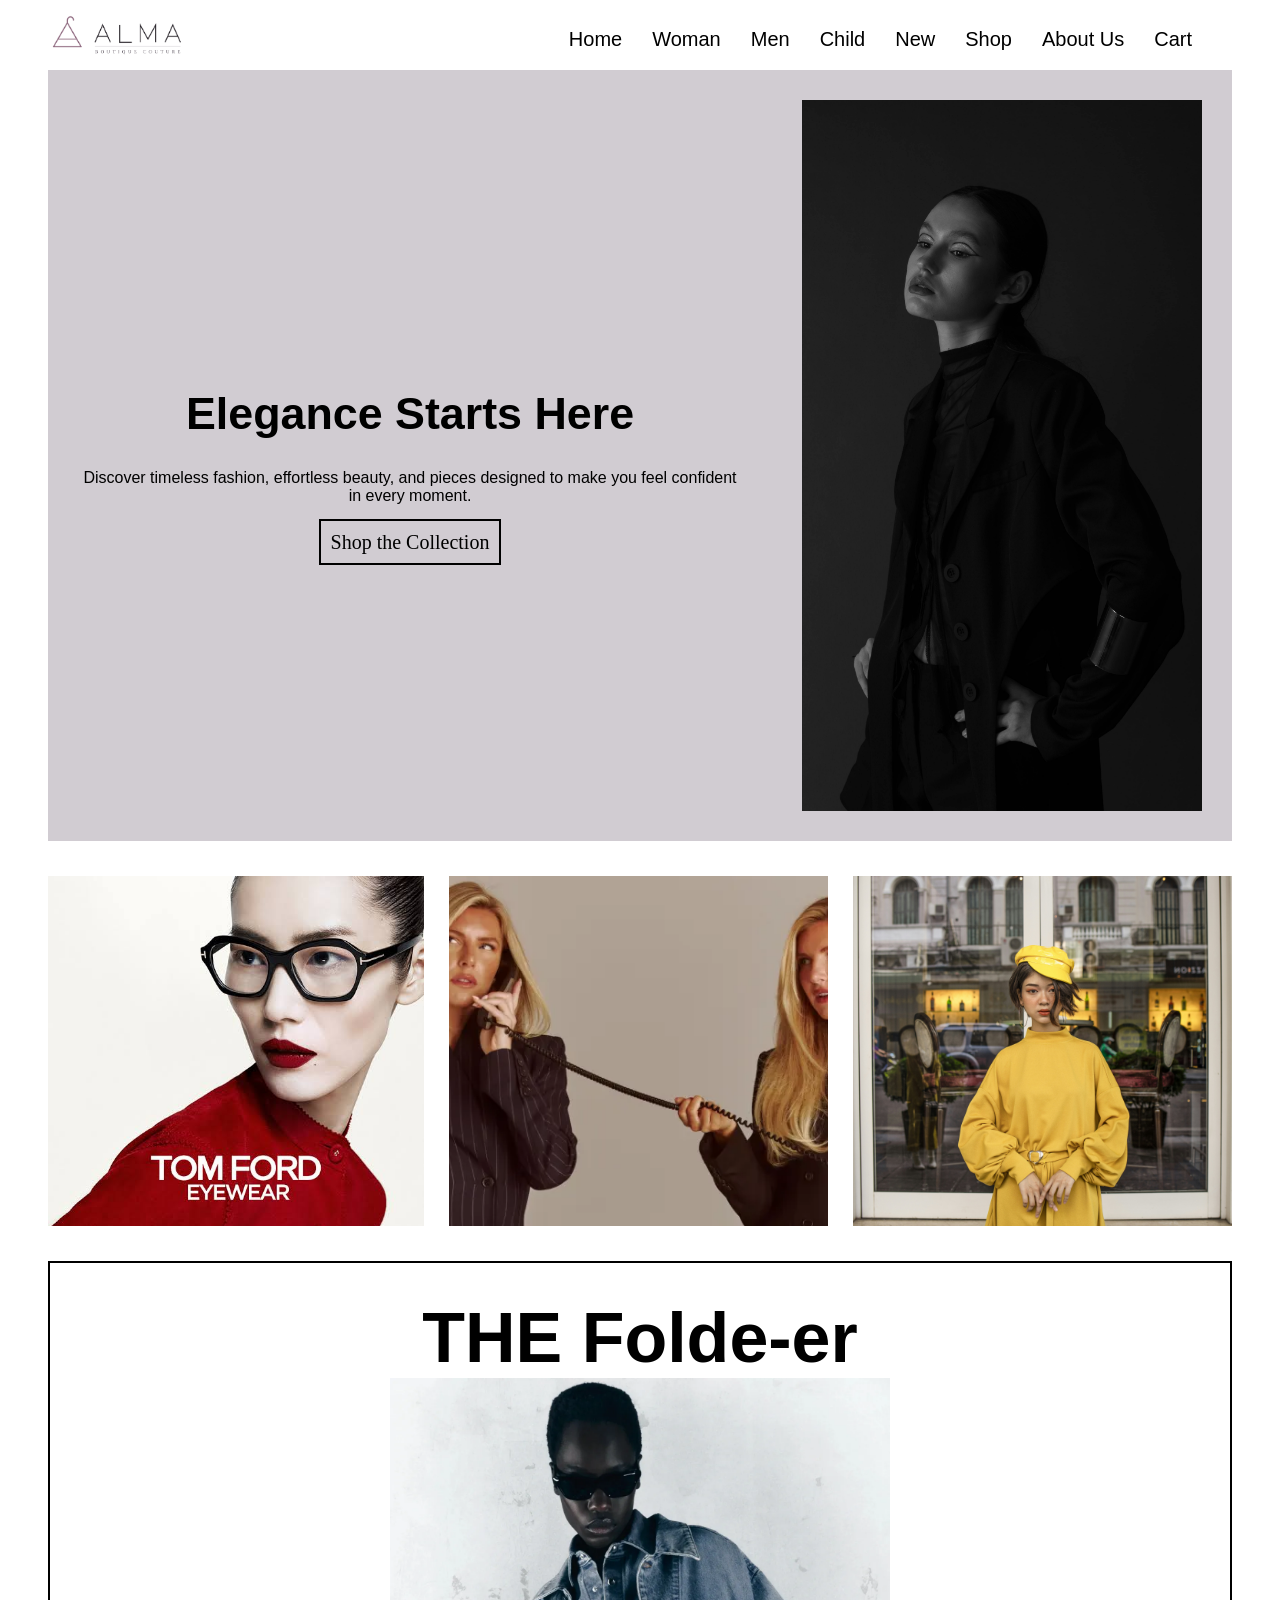
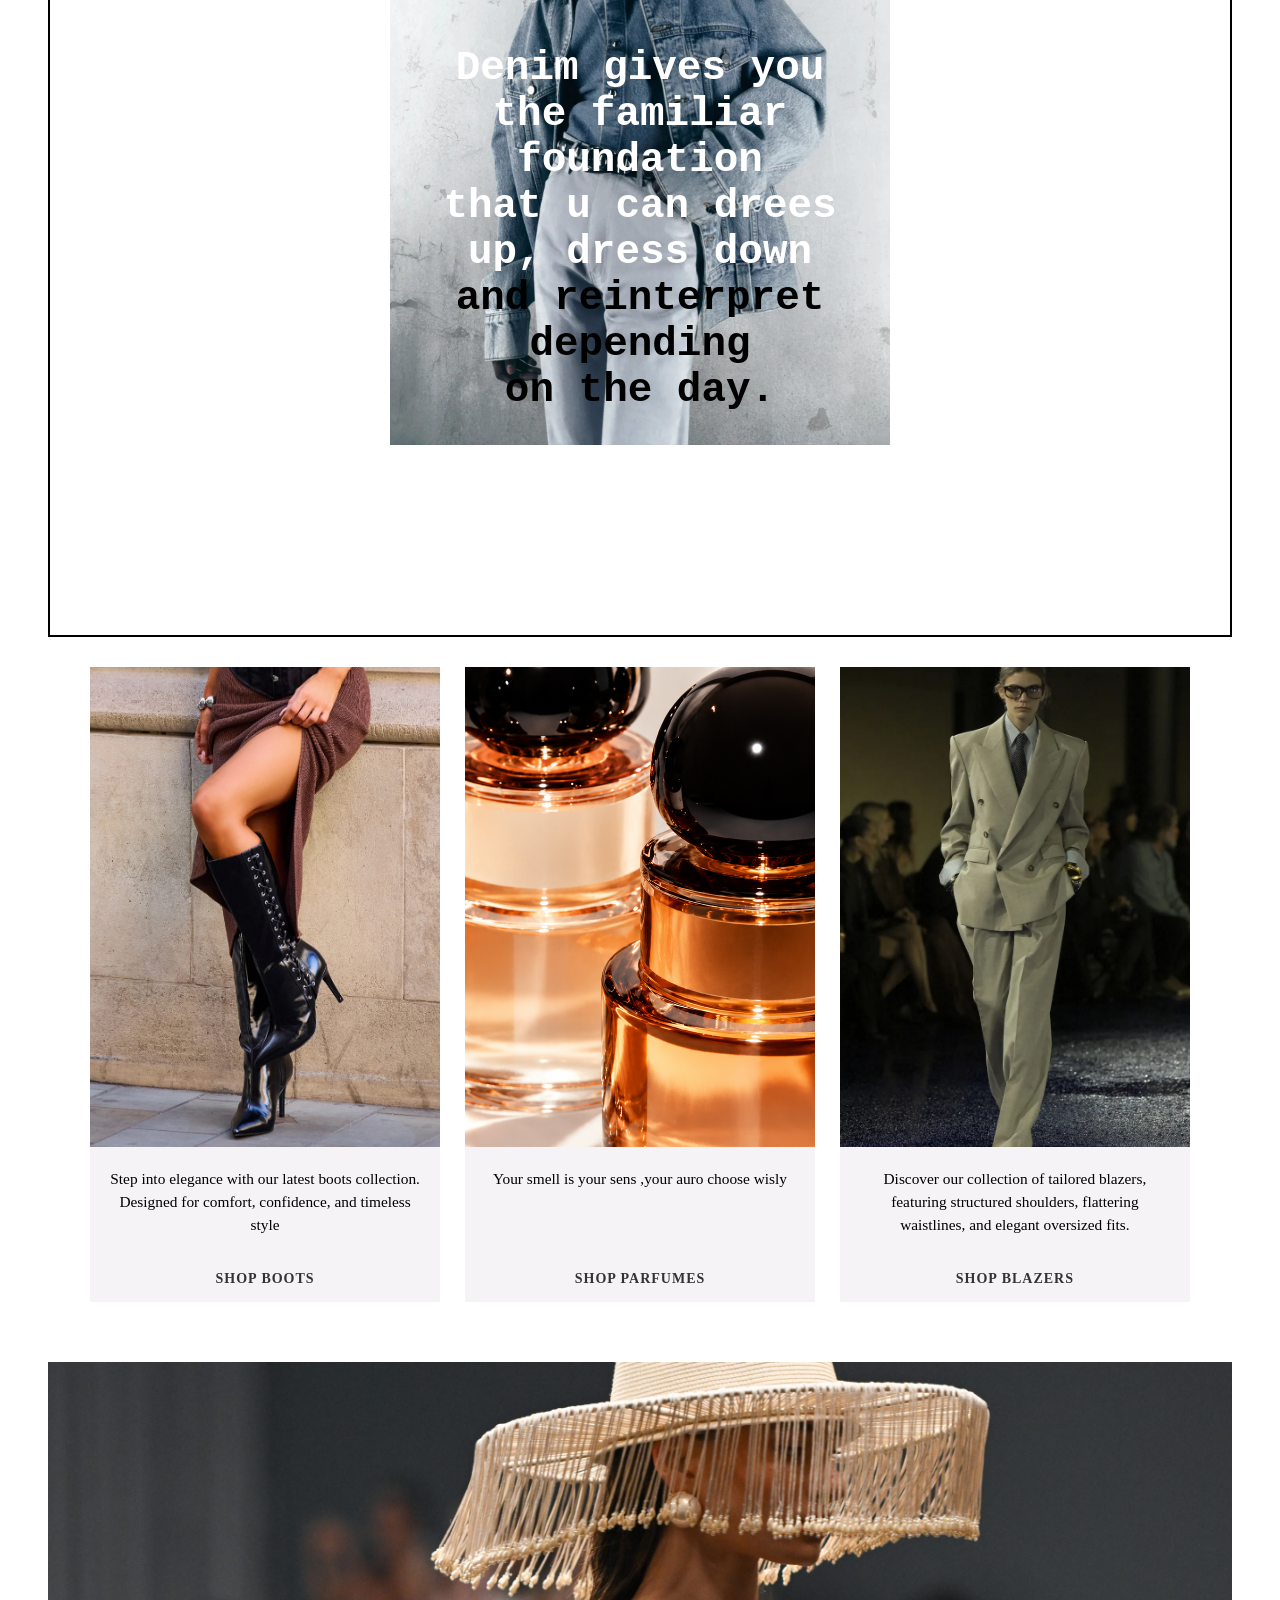
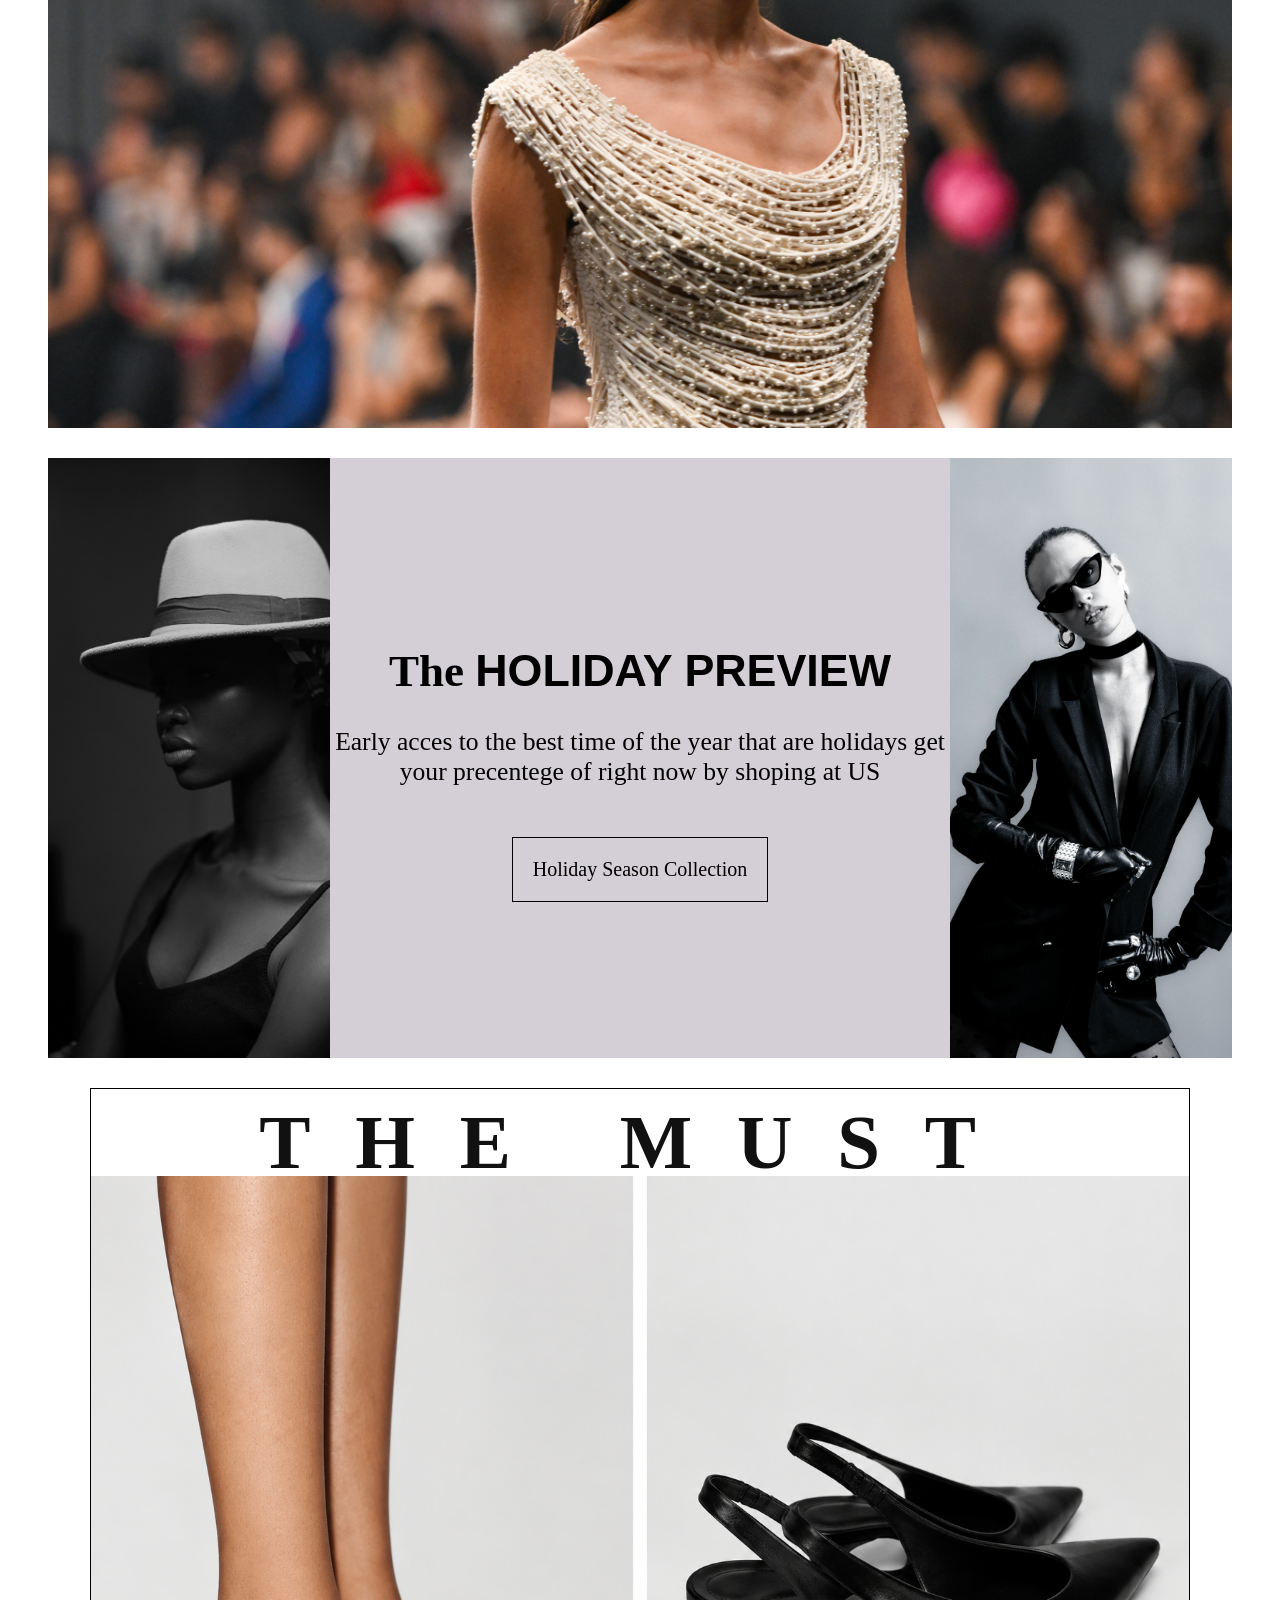
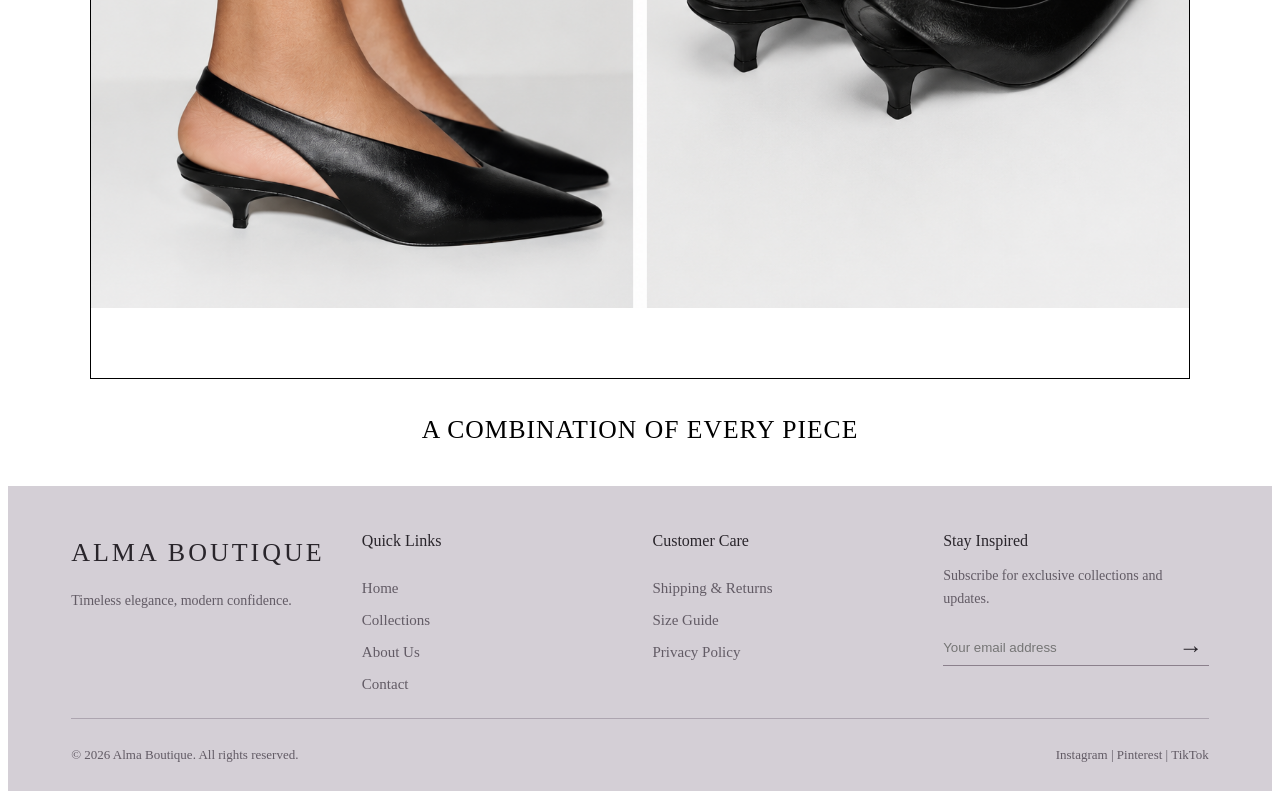
<file: alma-site-2/index.html>
<!DOCTYPE html>
<html lang="en">
<head>
    <meta charset="UTF-8">
    <meta name="viewport" content="width=device-width, initial-scale=1.0">
    <title>Alma Butique</title>
    <link rel="stylesheet" href="style.css">
    <link rel="stylesheet" href="extras.css">
</head>

<body>
    <header>
        <div class="container">
            <nav class="nav-bar">

                <a href="./index.html" class="logo">
                    <img src="./imagess/alma-logo.png" alt="Logo">
                </a>

                <button class="menu-toggle" aria-label="Open menu" aria-expanded="false">
                    <span></span>
                    <span></span>
                    <span></span>
                </button>

                <div class="right-menu">
                    <ul class="nav-bar">
                        <li><a href="#">Home</a></li>
                        <li><a href="./page2.html">Woman</a></li>
                        <li><a href="./page3.html">Men</a></li>
                        <li><a href="./page4.html">Child</a></li>
                        <li><a href="./page5.html">New</a></li>
        <li><a href="./shop.html">Shop</a></li>
                        <li><a href="./page6.html">About Us</a></li>
                    </ul>
                </div>
            </nav>
        </div>
    </header>

    <main>
        <!-- HERO -->
        <div class="Hero">
            <div class="container">
                <div class="Hero-text">
                    <h1>Elegance Starts Here</h1>
                    <p>Discover timeless fashion, effortless beauty, and pieces designed to make you feel confident in every moment.</p>

                    <a href="./Collection.html" class="button-hero">Shop the Collection</a>
                </div>

                <div class="hero-img">
                    <img src="./imagess/newwww.jpg" alt="Fashion-img">
                </div>
            </div>
        </div>

        <!-- 3 PHOTOS -->
        <div class="photos">
            <div class="container">
                <div class="photo-3">
                    <img src="./imagess/images.jpeg" alt="img1">
                    <img src="./imagess/MixCollage-01-Oct-2026-04-25-PM-3370.jpg.webp" alt="">
                    <img src="./imagess/van.jpg" alt="">
                </div>
            </div>
        </div>

        <!-- FOLDER -->
        <div class="Folder">
            <div class="container">
                <div class="folder-text">
                    <h1>THE Folde-er</h1>
                </div>
                <div class="folder-img">
                    <img src="./imagess/KHAITE_SP23_EDITORIAL_2_LOOK1_AO.jpeg.webp" alt="">

                    <h3 class="paragraf">Denim gives you<br>the familiar<br>foundation<br>that u can drees<br>up, dress down<span><br>and reinterpret<br>depending<br>on the day.</span></h3>
                </div>
            </div>
        </div>

        <!-- BOOTS / PARFUMES / BLAZERS -->
        <section class="fashion-cards">
            <div class="container">
                <div class="fashion-card">
                    <img src="./imagess/boots.jpg.webp" alt="boots">
                    <h2>Step into elegance with our latest boots collection. Designed for comfort, confidence, and timeless style</h2>
                    <a href="./boots.html" class="boots-btn">Shop Boots</a>
                </div>

                <div class="fashion-card">
                    <img src="./imagess/parfumes.png" alt="parfumes">
                    <h2>Your smell is your sens ,your auro choose wisly</h2>
                    <a href="./parfumes.html" class="parfume-btn">Shop Parfumes</a>
                </div>

                <div class="fashion-card">
                    <img src="./imagess/blazers.jpg.webp" alt="blazers">
                    <h2>Discover our collection of tailored blazers, featuring structured shoulders, flattering waistlines, and elegant oversized fits.</h2>
                    <a href="./Blazers.html" class="blazer-btn">Shop Blazers</a>
                </div>
            </div>
        </section>

        <!-- FASHION WEEK BANNER -->
        <section class="fashion-week">
            <div class="container">
                <div class="fashion-img">
                    <img src="./imagess/Untitled-design-2.png" alt="">
                </div>
            </div>
        </section>

        <!-- HOLIDAY -->
        <div class="Holiday">
            <div class="container">

                <div class="Holiday-img">
                    <img src="./imagess/qqqqq.jpg" alt="holiday-photos">
                </div>

                <div class="Holiday-text">
                    <h1><span>The </span>HOLIDAY PREVIEW</h1>
                    <p>Early acces to the best time of the year that are holidays get your precentege of right now by shoping at US</p>
                    <a href="./holiday.html" class="button-holiday">Holiday Season Collection</a>
                </div>

                <div class="Holiday-img2">
                    <img src="./imagess/qqaa.jpg" alt="holiday-photos">
                </div>
            </div>
        </div>

        <!-- THE MUST -->
        <section class="The-Must">
            <div class="container">
                <h1>THE MUST</h1>
                <div class="Must-img">
                    <img src="./imagess/Black Slingback Kitten-Heel Shoes Split View.png" alt="Leather heels">
                </div>
            </div>
            <div class="Must-text">
                <h2>A COMBINATION OF EVERY PIECE</h2>
            </div>
        </section>
    </main>

    <!-- FOOTER -->
    <footer class="footer">
        <div class="footer-container">

            <div class="footer-brand">
                <h2>ALMA BOUTIQUE</h2>
                <p>Timeless elegance, modern confidence.</p>
            </div>

            <div class="footer-links">
                <h3>Quick Links</h3>
                <a href="./index.html">Home</a>
                <a href="./shop.html">Collections</a>
                <a href="./page6.html">About Us</a>
                <a href="#">Contact</a>
            </div>

            <div class="footer-links">
                <h3>Customer Care</h3>
                <a href="#">Shipping & Returns</a>
                <a href="#">Size Guide</a>
                <a href="#">Privacy Policy</a>
            </div>

            <div class="footer-newsletter">
                <h3>Stay Inspired</h3>
                <p>Subscribe for exclusive collections and updates.</p>

                <form>
                    <input type="email" placeholder="Your email address">
                    <button type="submit">→</button>
                </form>
            </div>

        </div>

        <div class="footer-bottom">
            <p>© 2026 Alma Boutique. All rights reserved.</p>
            <p>Instagram | Pinterest | TikTok</p>
        </div>
    </footer>
    <script src="menu.js"></script>
<script src="site.js"></script>
</body>
</html>
</file>
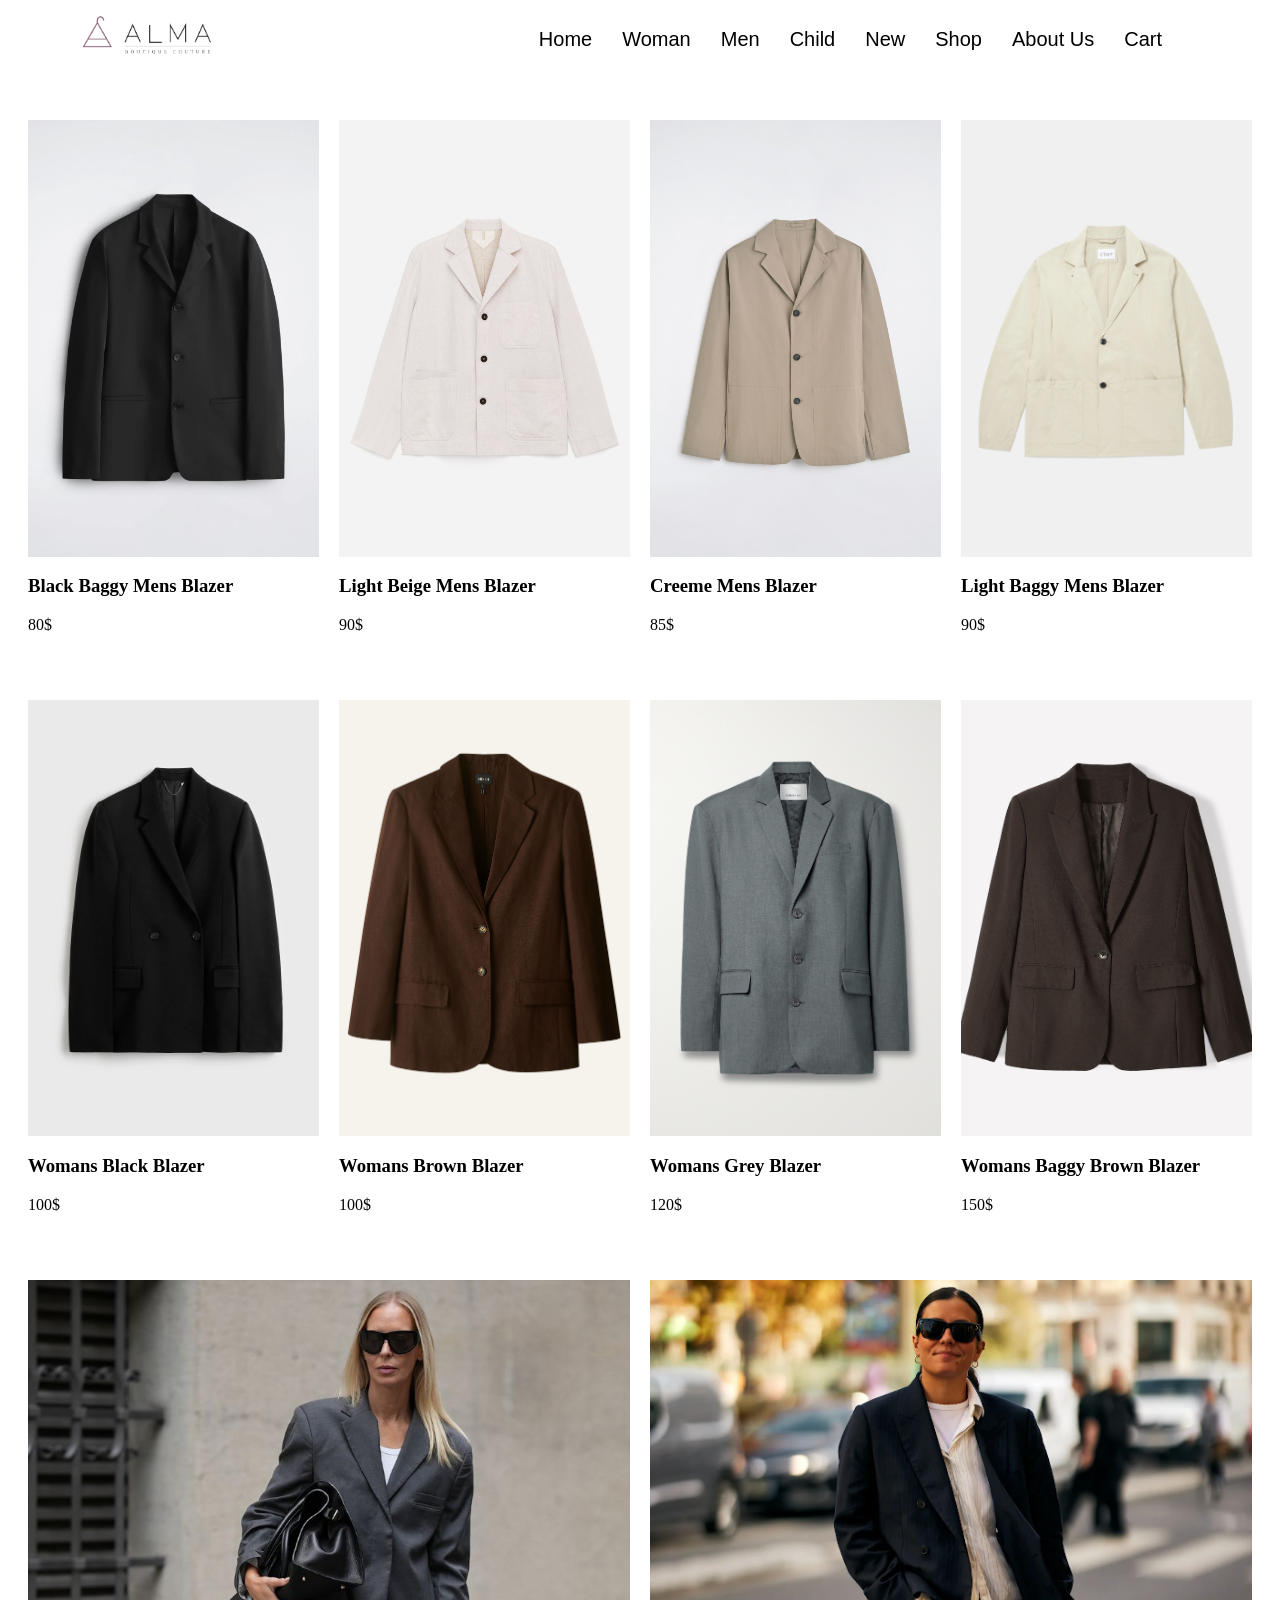
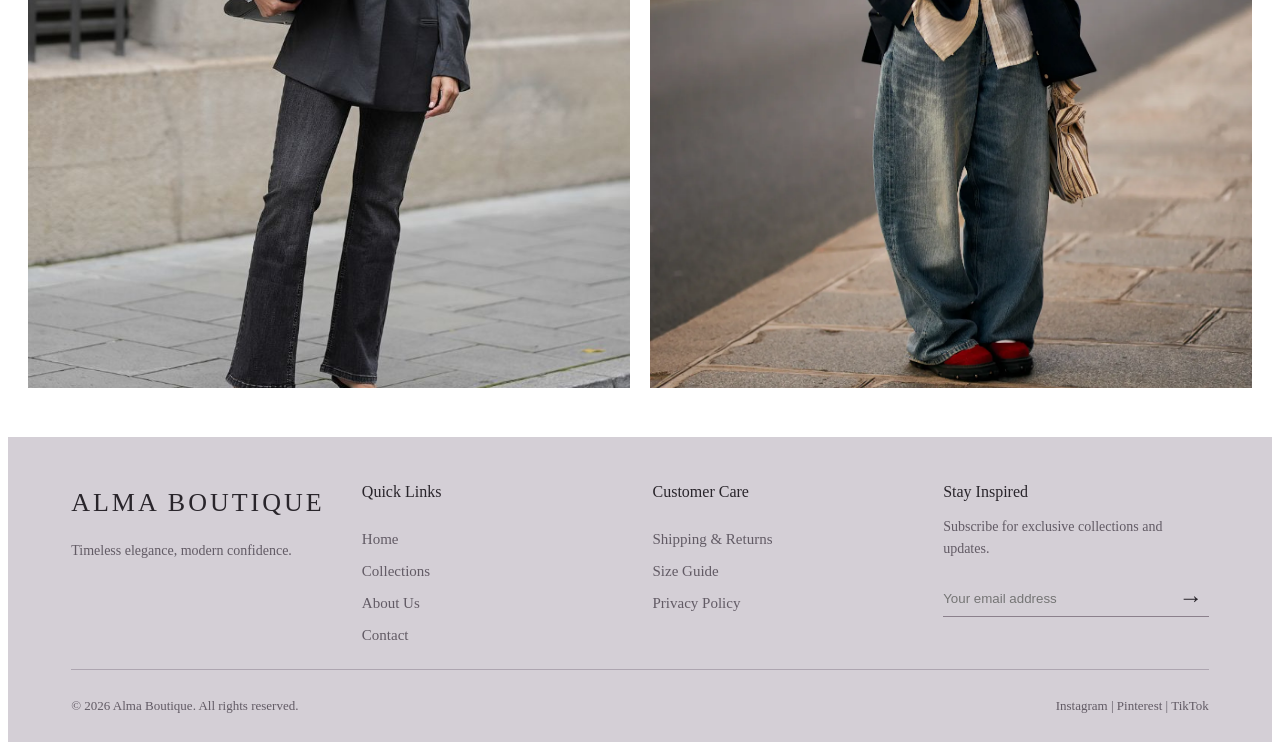
<file: alma-site-2/Blazers.html>
<!DOCTYPE html>
<html lang="en">
<head>
    <meta charset="UTF-8">
    <meta name="viewport" content="width=device-width, initial-scale=1.0">
    <title>Blazers</title>
    <link rel="stylesheet" href="Blazers.css">
    <link rel="stylesheet" href="common.css">
    <link rel="stylesheet" href="extras.css">
</head>
<header>
    <div class="container">
    <nav class="nav-bar">

        <a href="./index.html" class="logo">
         <img src="./imagess/alma-logo.png" alt="Logo">
        </a>

            <button class="menu-toggle" aria-label="Open menu" aria-expanded="false">
            <span></span>
            <span></span>
            <span></span>
        </button>

            <div class="right-menu">
                <ul class="nav-bar">
        <li><a href="./index.html" >Home</a></li> 
        <li><a href="./page2.html" >Woman</a></li>
        <li><a href="./page3.html" >Men</a></li>
        <li><a href="./page4.html" >Child</a></li>
       <li> <a href="./page5.html" >New</a></li>
        <li><a href="./shop.html">Shop</a></li>
       <li><a href="./page6.html" >About Us</a></li> 
        </ul>
        
    </div>
    </nav>

    </header>
<body>
    <main>
        <section class="blazers-men">
            <div class="container">
                <div class="blazers-men-card">
                    <img src="./imagess/newblazer1.jpeg.webp" alt="">
                    <h3>Black Baggy Mens Blazer</h3>
                    <p>80$</p>
                </div>

                 <div class="blazers-men-card">
                    <img src="./imagess/newblazer2.jpg" alt="">
                    <h3>Light Beige Mens Blazer</h3>
                    <p>90$</p>
                </div>

                 <div class="blazers-men-card">
                    <img src="./imagess/newblazer3.jpg" alt="">
                    <h3>Creeme Mens Blazer</h3>
                    <p>85$</p>
                </div>

                 <div class="blazers-men-card">
                    <img src="./imagess/newblazer4.jpg.webp" alt="">
                    <h3>Light Baggy Mens Blazer</h3>
                    <p>90$</p>
                </div>
            </div>
        </section>

        <section class="blazer-womans">
            <div class="container">
                <div class="blazer-womans-card">
                    <img src="./imagess/bbbbb.jpg.webp" alt="">
                    <h3>Womans Black Blazer</h3> 
                    <p>100$</p>
                </div>

                 <div class="blazer-womans-card">
                    <img src="./imagess/aaaaa.jpg" alt="">
                    <h3>Womans Brown Blazer</h3> 
                    <p>100$</p>
                </div>

                 <div class="blazer-womans-card">
                    <img src="./imagess/ggggg.jpg" alt="">
                    <h3>Womans Grey Blazer</h3> 
                    <p>120$</p>
                </div>

                 <div class="blazer-womans-card">
                    <img src="./imagess/brownblazer4.jpg" alt="">
                    <h3>Womans Baggy Brown Blazer</h3> 
                    <p>150$</p>
                </div>
            </div>
        </section>

        <section class="double-blazers">
            <div class="container">
                <div class="double-blazers-card">
                    <img src="./imagess/doubleblazer1.jpg" alt="">
                    <h3></h3>
                    <p></p>
                </div>

                <div class="double-blazers-card">
                    <img src="./imagess/doubleblazer2.jpg.webp" alt="">
                    <h3></h3>
                    <p></p>
                </div>

              
            </div>
        </section>
    </main>
    
<script src="menu.js"></script>
<script src="site.js"></script>
</body>



  <footer class="footer">
    <div class="footer-container">

        <div class="footer-brand">
            <h2>ALMA BOUTIQUE</h2>
            <p>Timeless elegance, modern confidence.</p>
        </div>

        <div class="footer-links">
            <h3>Quick Links</h3>
            <a href="./index.html">Home</a>
            <a href="./shop.html">Collections</a>
            <a href="./page6.html">About Us</a>
            <a href="#">Contact</a>
        </div>

        <div class="footer-links">
            <h3>Customer Care</h3>
            <a href="#">Shipping & Returns</a>
            <a href="#">Size Guide</a>
            <a href="#">Privacy Policy</a>
        </div>

        <div class="footer-newsletter">
            <h3>Stay Inspired</h3>
            <p>Subscribe for exclusive collections and updates.</p>

            <form>
                <input type="email" placeholder="Your email address">
                <button type="submit">→</button>
            </form>
        </div>

    </div>

    <div class="footer-bottom">
        <p>© 2026 Alma Boutique. All rights reserved.</p>
        <p>Instagram | Pinterest | TikTok</p>
    </div>
</footer>
</html>
</file>
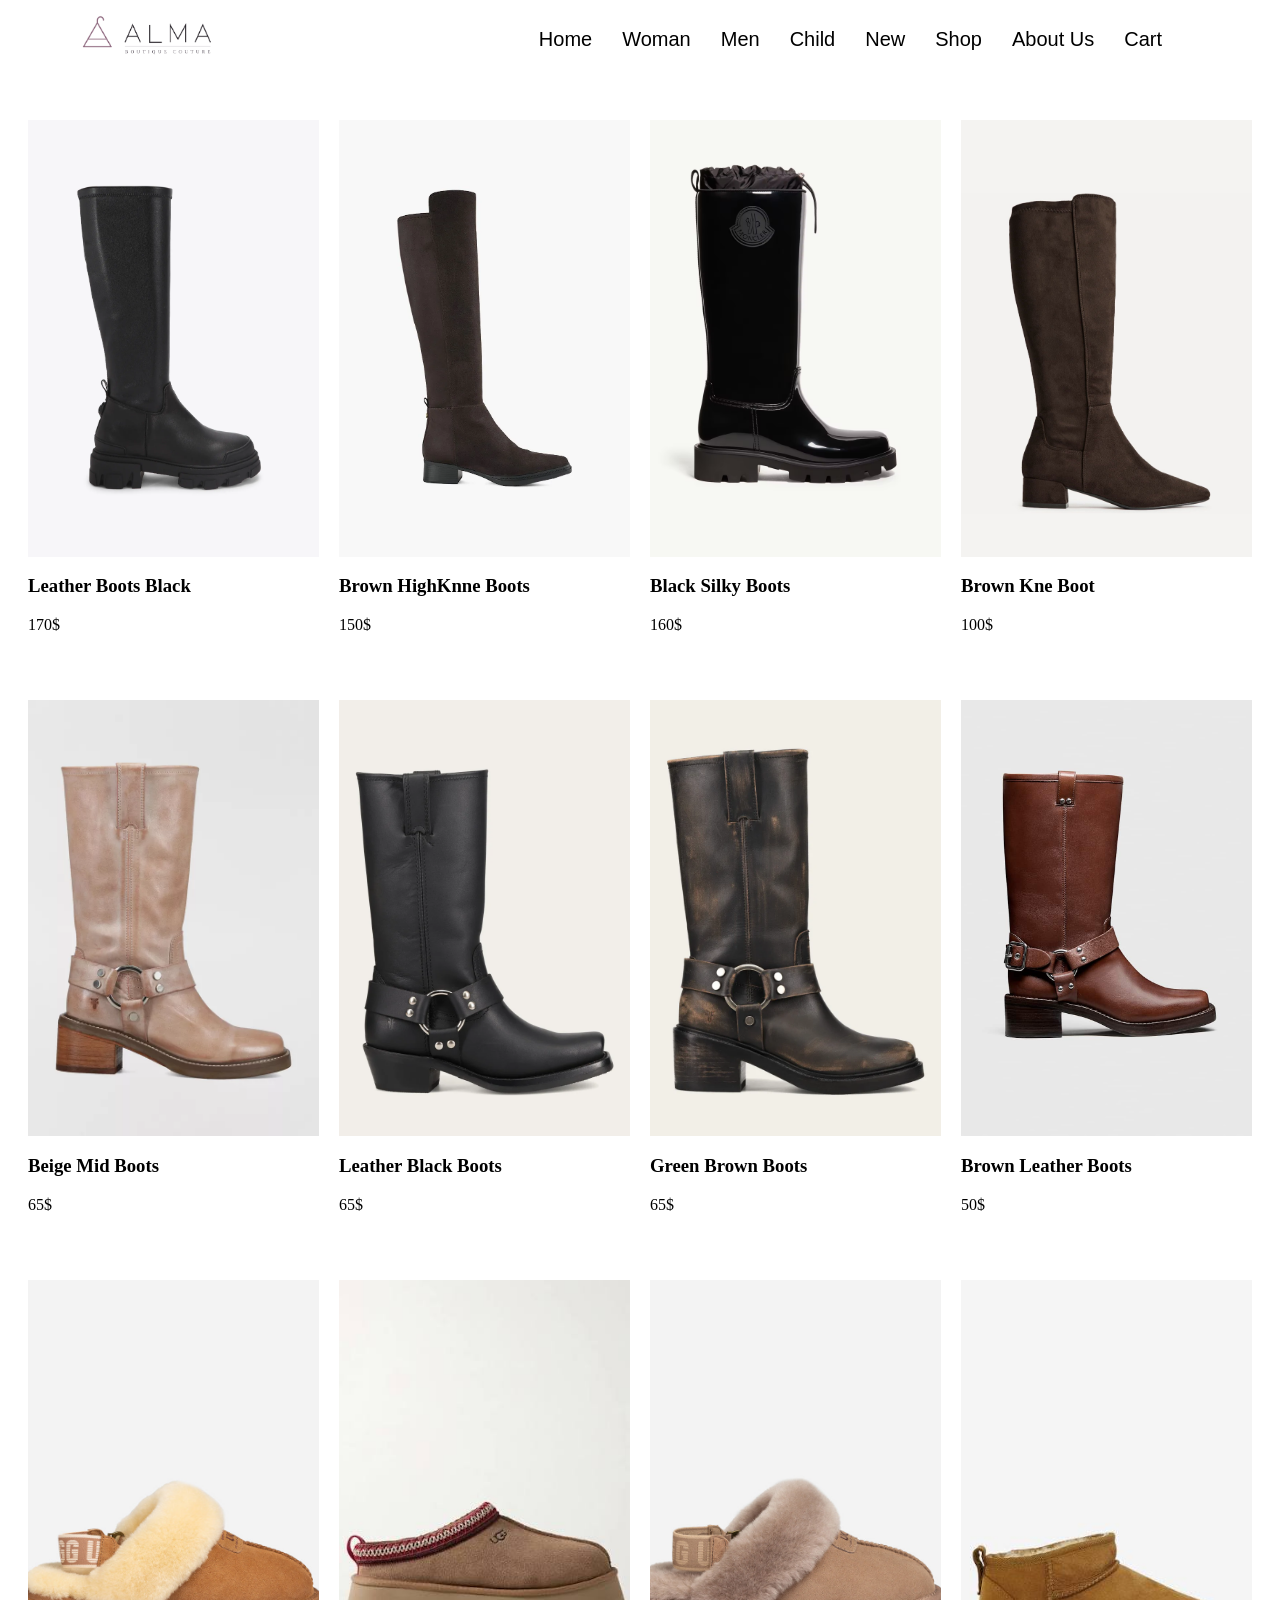
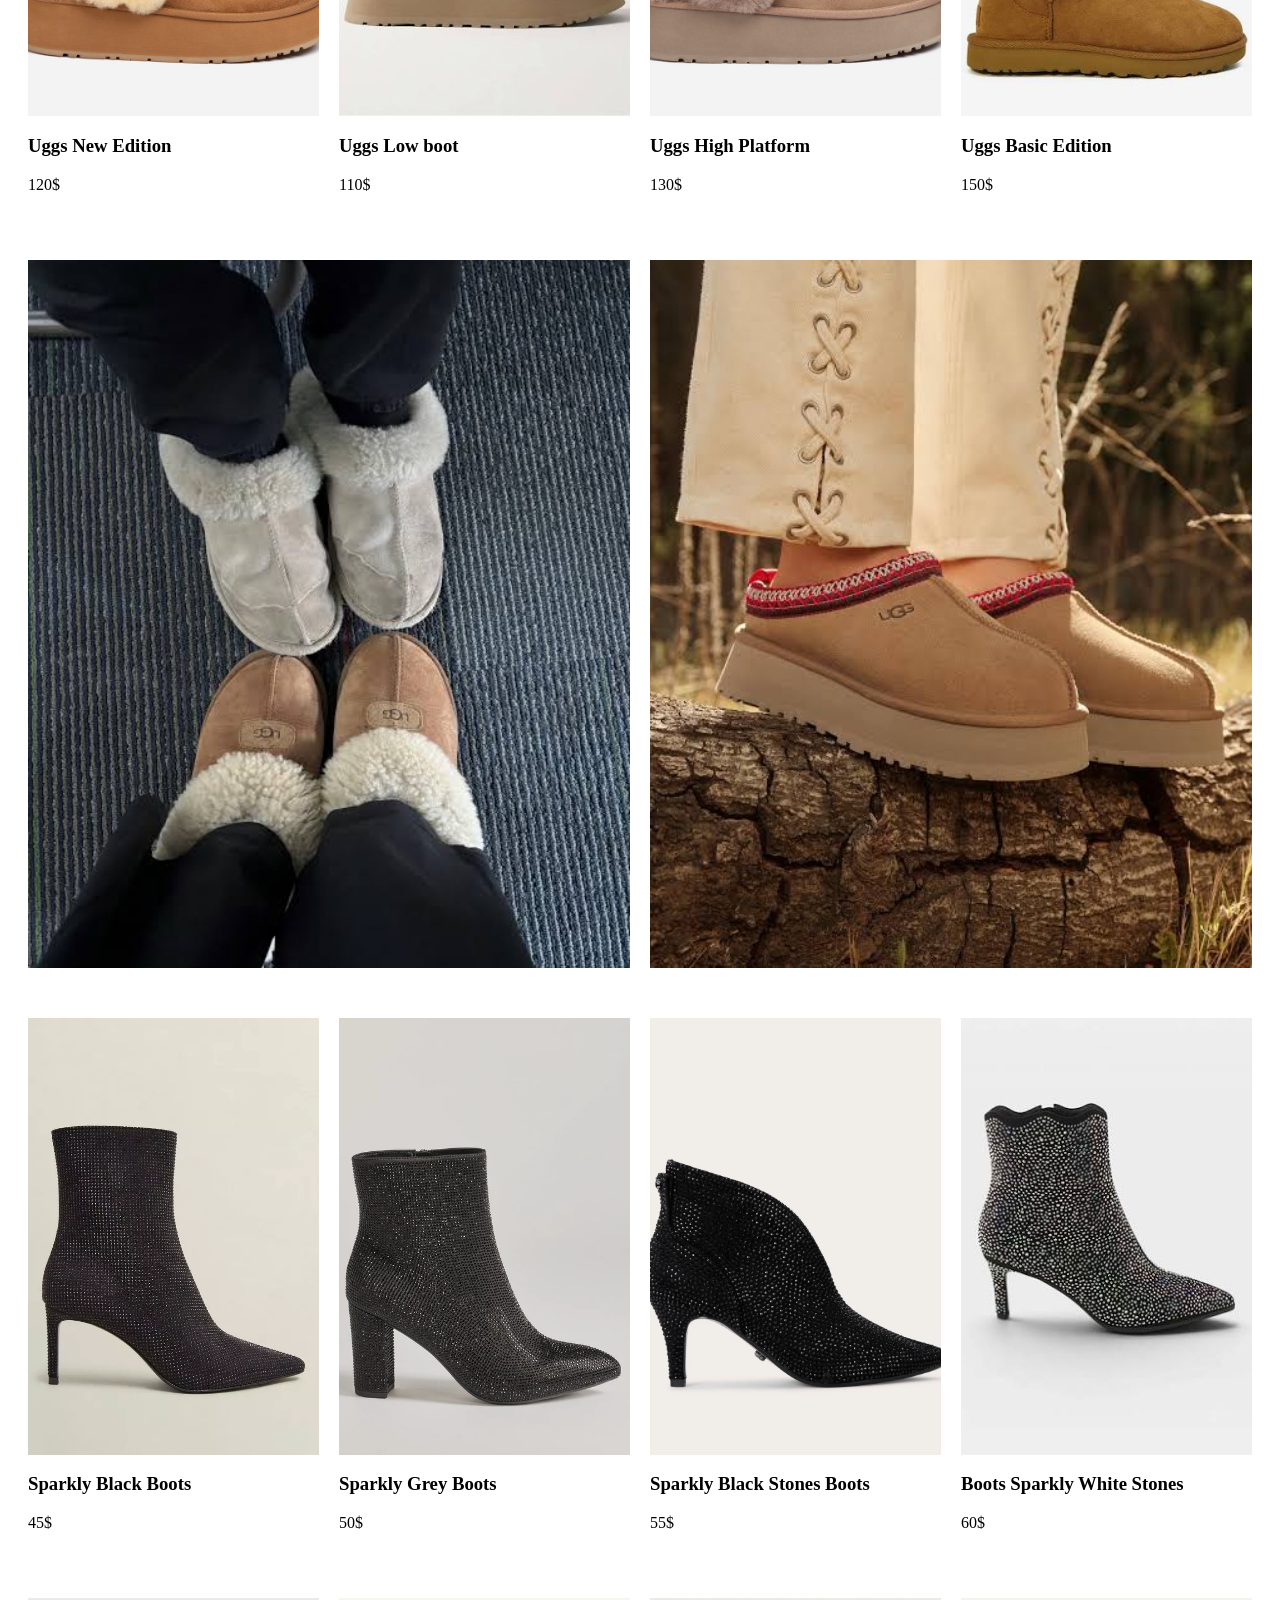
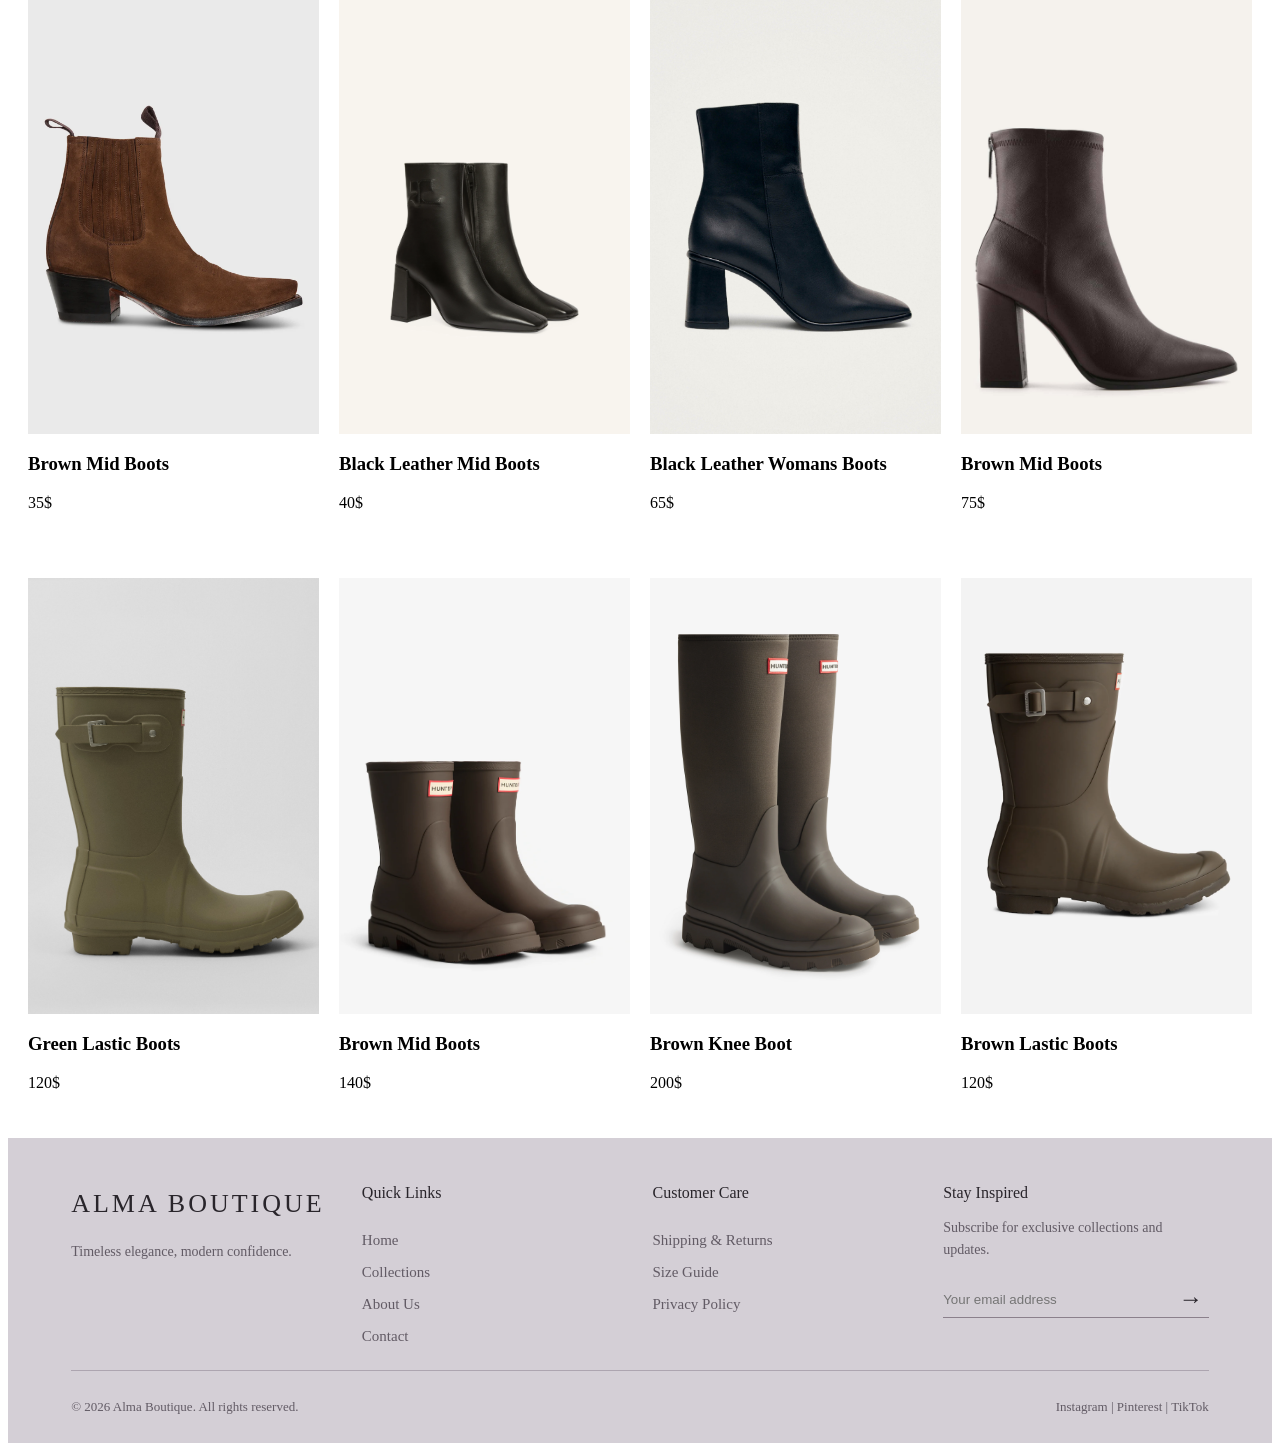
<file: alma-site-2/boots.html>
<!DOCTYPE html>
<html lang="en">
<head>
    <meta charset="UTF-8">
    <meta name="viewport" content="width=device-width, initial-scale=1.0">
    <title>Boots</title>
    <link rel="stylesheet" href="boots.css">
    <link rel="stylesheet" href="common.css">
    <link rel="stylesheet" href="extras.css">
</head>
<header>
    <div class="container">
    <nav class="nav-bar">

        
        <a href="./index.html" class="logo">
        <img src="./imagess/alma-logo.png" alt="Logo">
        </a>

            <button class="menu-toggle" aria-label="Open menu" aria-expanded="false">
            <span></span>
            <span></span>
            <span></span>
        </button>

            <div class="right-menu">
                <ul class="nav-bar">
        <li><a href="./index.html" >Home</a></li> 
        <li><a href="./page2.html" >Woman</a></li>
        <li><a href="./page3.html" >Men</a></li>
        <li><a href="./page4.html" >Child</a></li>
       <li> <a href="./page5.html" >New</a></li>
        <li><a href="./shop.html">Shop</a></li>
       <li><a href="./page6.html" >About Us</a></li> 
        </ul>
        
    </div>
    </nav>

    </header>

<body>
    <section class="high-boots">
        <div class="container">
            <div class="high-boots-card">
                <img src="./imagess/bbots1.webp" alt="">
                <h3>Leather Boots Black</h3>
                <p>170$</p>
            </div>

            <div class="high-boots-card">
                <img src="./imagess/bbots2.jpg.webp" alt="">
                <h3>Brown HighKnne Boots</h3>
                <p>150$</p>
            </div>

            <div class="high-boots-card">
                <img src="./imagess/bboots3.jpg" alt="">
                <h3>Black Silky Boots</h3>
                <p>160$</p>
            </div>

            <div class="high-boots-card">
                <img src="./imagess/bbots4.jpg" alt="">
                <h3>Brown Kne Boot</h3>
                <p>100$</p>
            </div>
        </div>
    </section>

    <section class="Knee-boots">
        <div class="container">
            <div class="Knee-boots-card">
                <img src="./imagess/midboots1.webp" alt="">
                <h3>Beige Mid Boots</h3>
                <p>65$</p>
            </div>

            <div class="Knee-boots-card">
                <img src="./imagess/midboots2.jpg.webp" alt="">
                <h3>Leather Black Boots</h3>
                <p>65$</p>
            </div>

            <div class="Knee-boots-card">
                <img src="./imagess/midboots3.jpg.webp" alt="">
                <h3>Green Brown Boots</h3>
                <p>65$</p>
            </div>

            <div class="Knee-boots-card">
                <img src="./imagess/midboots4.jpg" alt="">
                <h3>Brown Leather Boots</h3>
                <p>50$</p>
            </div>
        </div>
    </section>

    <section class="uggs">
        <div class="container">
            <div class="uggs-card">
                <img src="./imagess/uggs1.jpg" alt="">
                <h3>Uggs New Edition</h3>
                <p>120$</p>
            </div>

            <div class="uggs-card">
                <img src="./imagess/uggs2.jpeg" alt="">
                <h3>Uggs Low boot</h3>
                <p>110$</p>
            </div>

            <div class="uggs-card">
                <img src="./imagess/uggs3.jpg" alt="">
                <h3>Uggs High Platform</h3>
                <p>130$</p>
            </div>

            <div class="uggs-card">
                <img src="./imagess/uggs4.jpeg" alt="">
                <h3>Uggs Basic Edition</h3>
                <p>150$</p>
            </div>
        </div>
    </section>
    <section class="uggs-double">
        <div class="container">
            <div class="uggs-double-card">
                <img src="./imagess/uggs-double.jpeg" alt="">
                
            </div>

                <div class="uggs-double-card">
                <img src="./imagess/uggsdoulbe2.jpeg" alt="">
                
            </div>
            
        </div>
    </section>

    <section class="sparkly-boots">
        <div class="container">
            <div class="sparkly-boots-card">
                <img src="./imagess/sparklyboots1.webp" alt="">
                <h3>Sparkly Black Boots</h3>
                <p>45$</p>
            </div>
            
            <div class="sparkly-boots-card">
                <img src="./imagess/sparklyboots2.webp" alt="">
                <h3>Sparkly Grey Boots</h3>
                <p>50$</p>
            </div> 
            
            <div class="sparkly-boots-card">
                <img src="./imagess/sparklyboots3.webp" alt="">
                <h3>Sparkly Black Stones Boots</h3>
                <p>55$</p>
            </div>
            
            <div class="sparkly-boots-card">
                <img src="./imagess/sparklyboots4.jpeg" alt="">
                <h3>Boots Sparkly White Stones</h3>
                <p>60$</p>
            </div>
        </div>
    </section>

    <section class="lowboots">
        <div class="container">
            <div class="loeboots-card">
                <img src="./imagess/midboots1.jpg.webp" alt="">
                <h3>Brown Mid Boots</h3>
                <p>35$</p>
            </div>

             <div class="loeboots-card">
                <img src="./imagess/lowboots2.jpg.webp" alt="">
                <h3>Black Leather Mid Boots</h3>
                <p>40$</p>
            </div>

             <div class="loeboots-card">
                <img src="./imagess/lowboots3.jpg" alt="">
                <h3>Black Leather Womans Boots</h3>
                <p>65$</p>
            </div>

             <div class="loeboots-card">
                <img src="./imagess/lowboots4.jpg" alt="">
                <h3>Brown Mid Boots</h3>
                <p>75$</p>
            </div>
        </div>
    </section>

    <section class="brown-boots">
        <div class="container">
            <div class="brown-boots-card">
                <img src="./imagess/Brownboots1.jpg" alt="">
                <h3>Green Lastic Boots</h3>
                <p>120$</p>
            </div>

            <div class="brown-boots-card">
                <img src="./imagess/BrownBoots2.jpg.webp" alt="">
                <h3>Brown Mid Boots</h3>
                <p>140$</p>
            </div>

            <div class="brown-boots-card">
                <img src="./imagess/BrownBoots3.jpg.webp" alt="">
                <h3>Brown Knee Boot</h3>
                <p>200$</p>
            </div>

            <div class="brown-boots-card">
                <img src="./imagess/BrownBoots4.jpg.webp" alt="">
                <h3>Brown Lastic Boots</h3>
                <p>120$</p>
            </div>
        </div>
    </section>
<script src="menu.js"></script>
<script src="site.js"></script>
</body>


  <footer class="footer">
    <div class="footer-container">

        <div class="footer-brand">
            <h2>ALMA BOUTIQUE</h2>
            <p>Timeless elegance, modern confidence.</p>
        </div>

        <div class="footer-links">
            <h3>Quick Links</h3>
            <a href="./index.html">Home</a>
            <a href="./shop.html">Collections</a>
            <a href="./page6.html">About Us</a>
            <a href="#">Contact</a>
        </div>

        <div class="footer-links">
            <h3>Customer Care</h3>
            <a href="#">Shipping & Returns</a>
            <a href="#">Size Guide</a>
            <a href="#">Privacy Policy</a>
        </div>

        <div class="footer-newsletter">
            <h3>Stay Inspired</h3>
            <p>Subscribe for exclusive collections and updates.</p>

            <form>
                <input type="email" placeholder="Your email address">
                <button type="submit">→</button>
            </form>
        </div>

    </div>

    <div class="footer-bottom">
        <p>© 2026 Alma Boutique. All rights reserved.</p>
        <p>Instagram | Pinterest | TikTok</p>
    </div>
</footer>
</html>
</file>
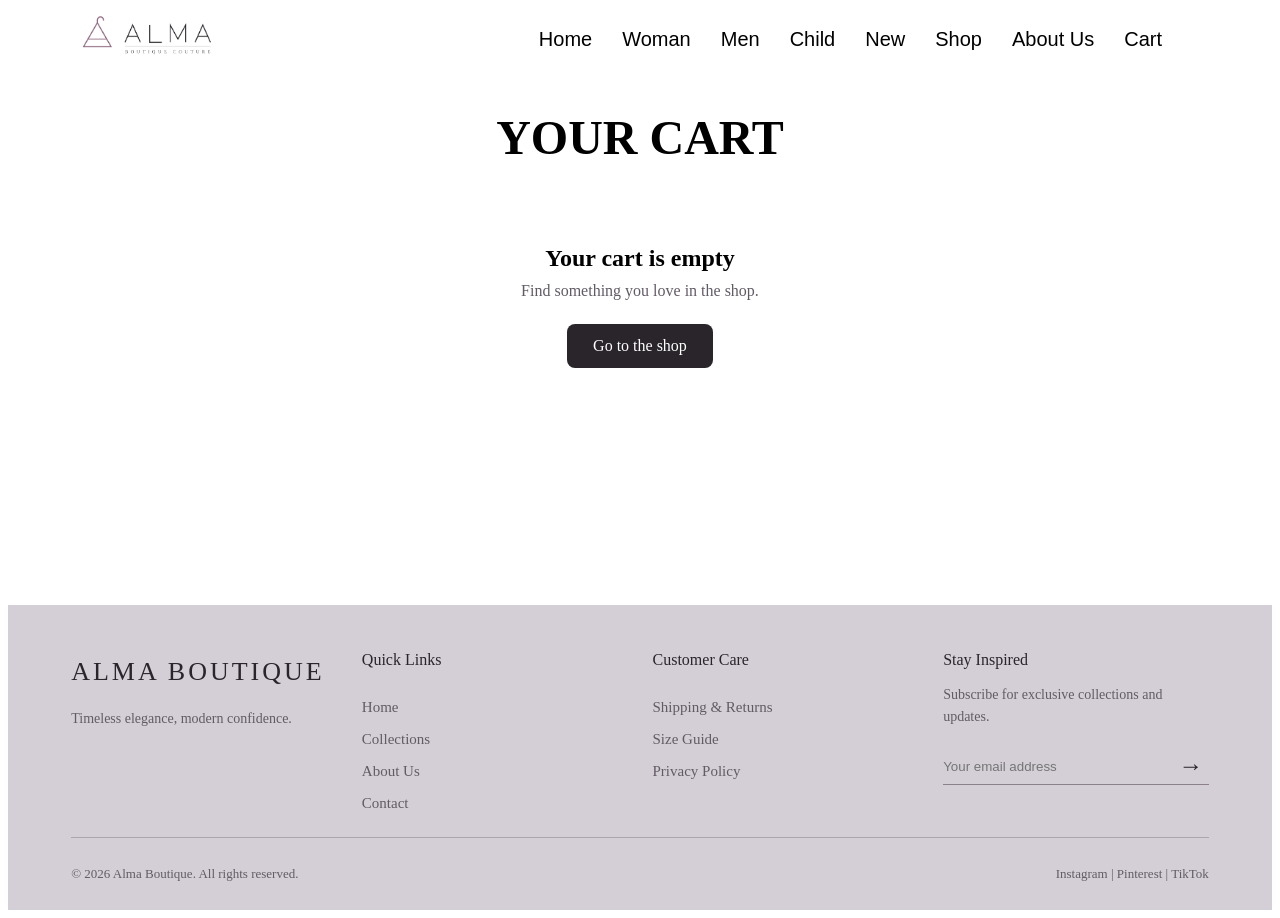
<file: alma-site-2/cart.html>
<!DOCTYPE html>
<html lang="en">
<head>
    <meta charset="UTF-8">
    <meta name="viewport" content="width=device-width, initial-scale=1.0">
    <title>Your Cart | Alma Boutique</title>
    <link rel="stylesheet" href="cart.css">
    <link rel="stylesheet" href="common.css">
    <link rel="stylesheet" href="extras.css">
</head>

<body>
    <header>
        <div class="container">
            <nav class="nav-bar">

               <a href="./index.html" class="logo">
        <img src="./imagess/alma-logo.png" alt="Logo">
        </a>

                <button class="menu-toggle" aria-label="Open menu" aria-expanded="false">
                    <span></span>
                    <span></span>
                    <span></span>
                </button>

                <div class="right-menu">
                    <ul class="nav-bar">
                        <li><a href="./index.html">Home</a></li>
                        <li><a href="./page2.html">Woman</a></li>
                        <li><a href="./page3.html">Men</a></li>
                        <li><a href="./page4.html">Child</a></li>
                        <li><a href="./page5.html">New</a></li>
                        <li><a href="./shop.html">Shop</a></li>
                        <li><a href="./page6.html">About Us</a></li>
                    </ul>
                </div>
            </nav>
        </div>
    </header>

    <main class="cart-page">
        <h1>YOUR CART</h1>
        <div id="cart" aria-live="polite"></div>
    </main>

    <!-- FOOTER -->
    <footer class="footer">
        <div class="footer-container">

            <div class="footer-brand">
                <h2>ALMA BOUTIQUE</h2>
                <p>Timeless elegance, modern confidence.</p>
            </div>

            <div class="footer-links">
                <h3>Quick Links</h3>
                <a href="./index.html">Home</a>
                <a href="./shop.html">Collections</a>
                <a href="./page6.html">About Us</a>
                <a href="#">Contact</a>
            </div>

            <div class="footer-links">
                <h3>Customer Care</h3>
                <a href="#">Shipping & Returns</a>
                <a href="#">Size Guide</a>
                <a href="#">Privacy Policy</a>
            </div>

            <div class="footer-newsletter">
                <h3>Stay Inspired</h3>
                <p>Subscribe for exclusive collections and updates.</p>

                <form>
                    <input type="email" placeholder="Your email address">
                    <button type="submit">→</button>
                </form>
            </div>

        </div>

        <div class="footer-bottom">
            <p>© 2026 Alma Boutique. All rights reserved.</p>
            <p>Instagram | Pinterest | TikTok</p>
        </div>
    </footer>

    <script src="menu.js"></script>
    <script src="site.js"></script>
    <script src="products.js"></script>
    <script src="cart.js"></script>
</body>
</html>
</file>
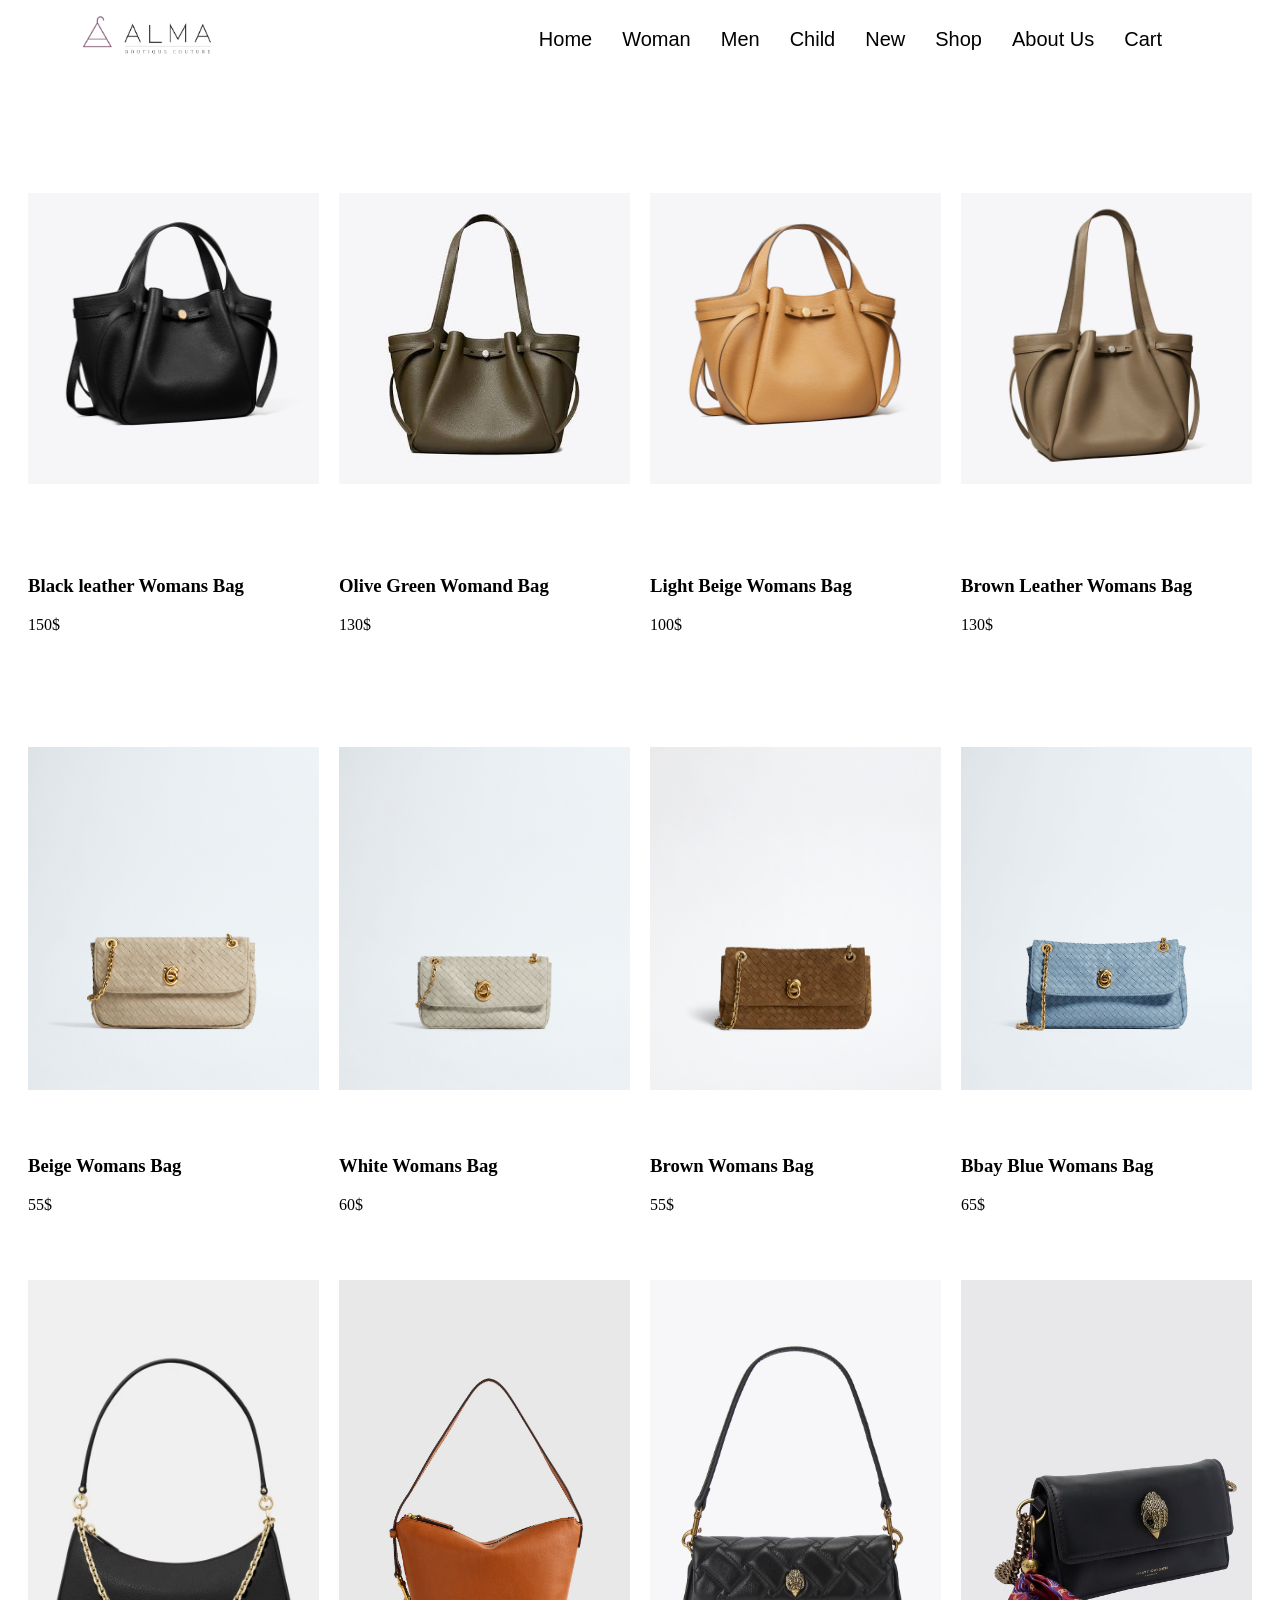
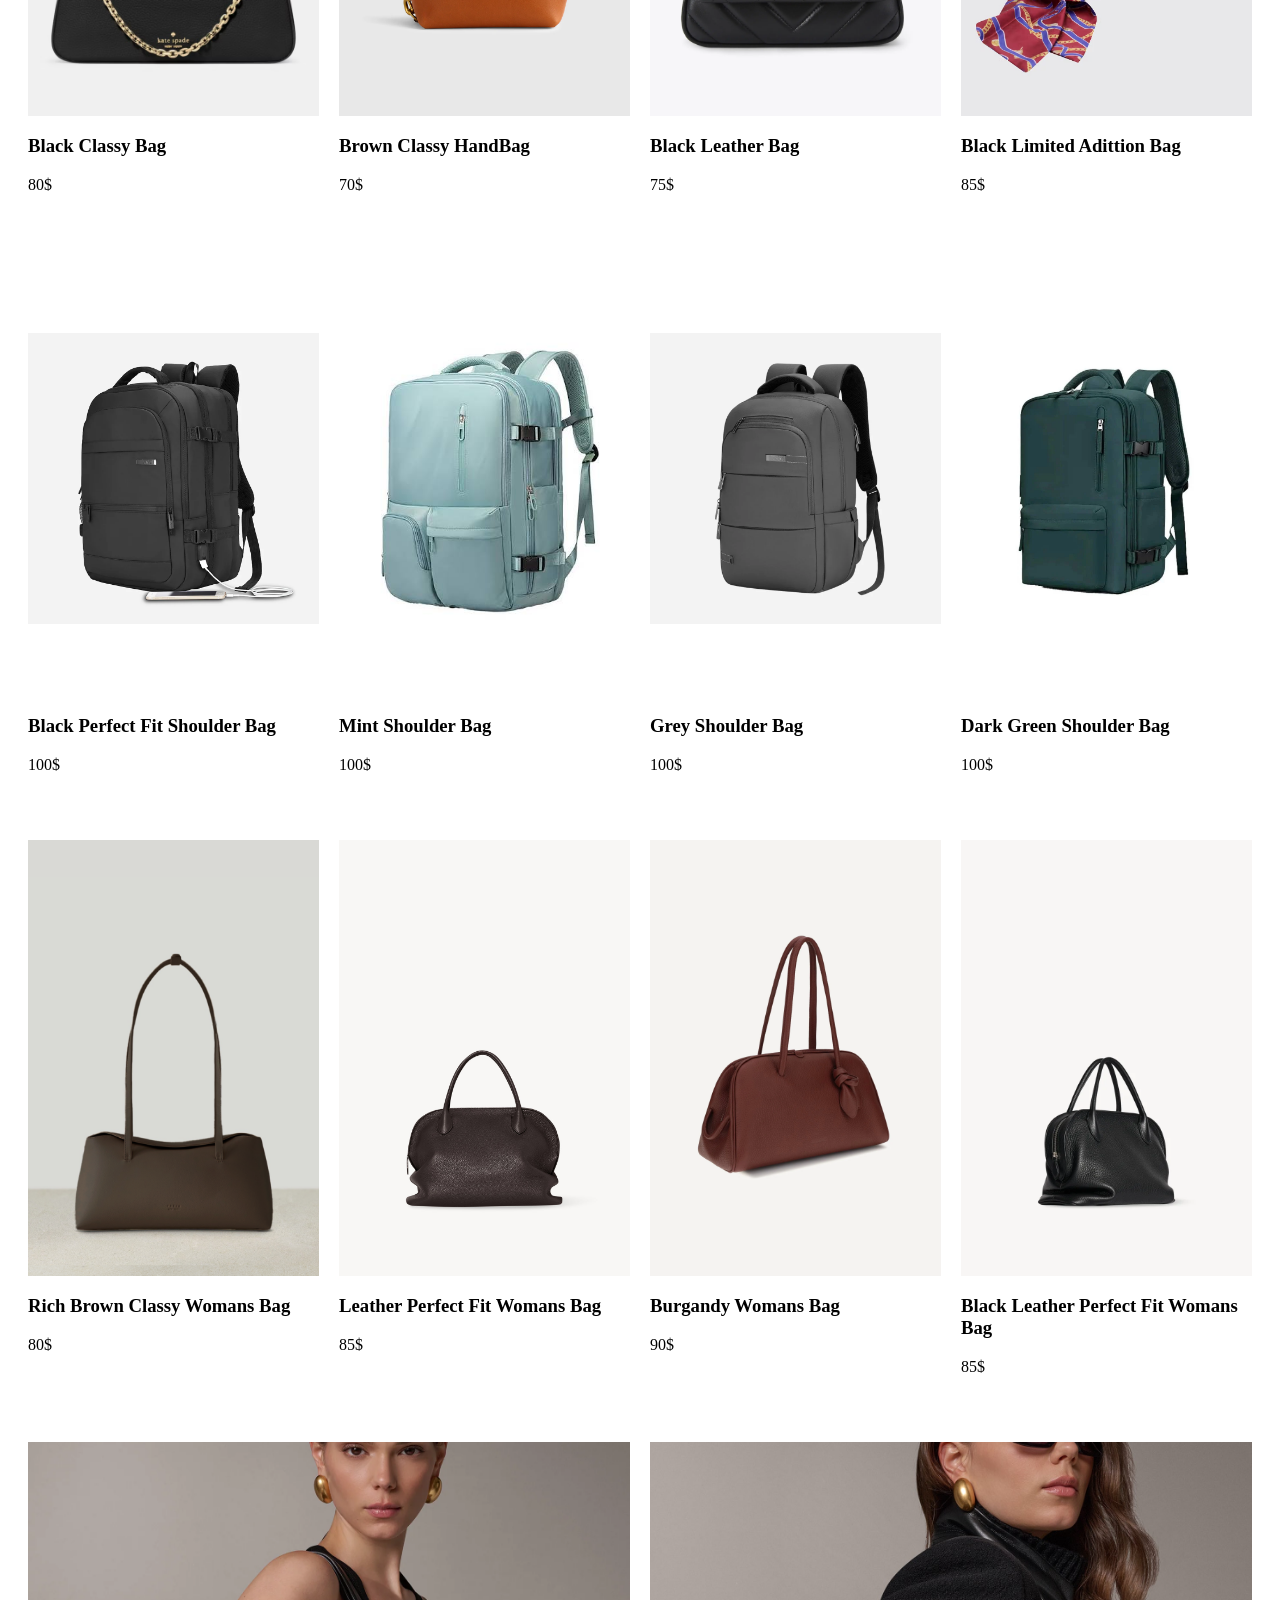
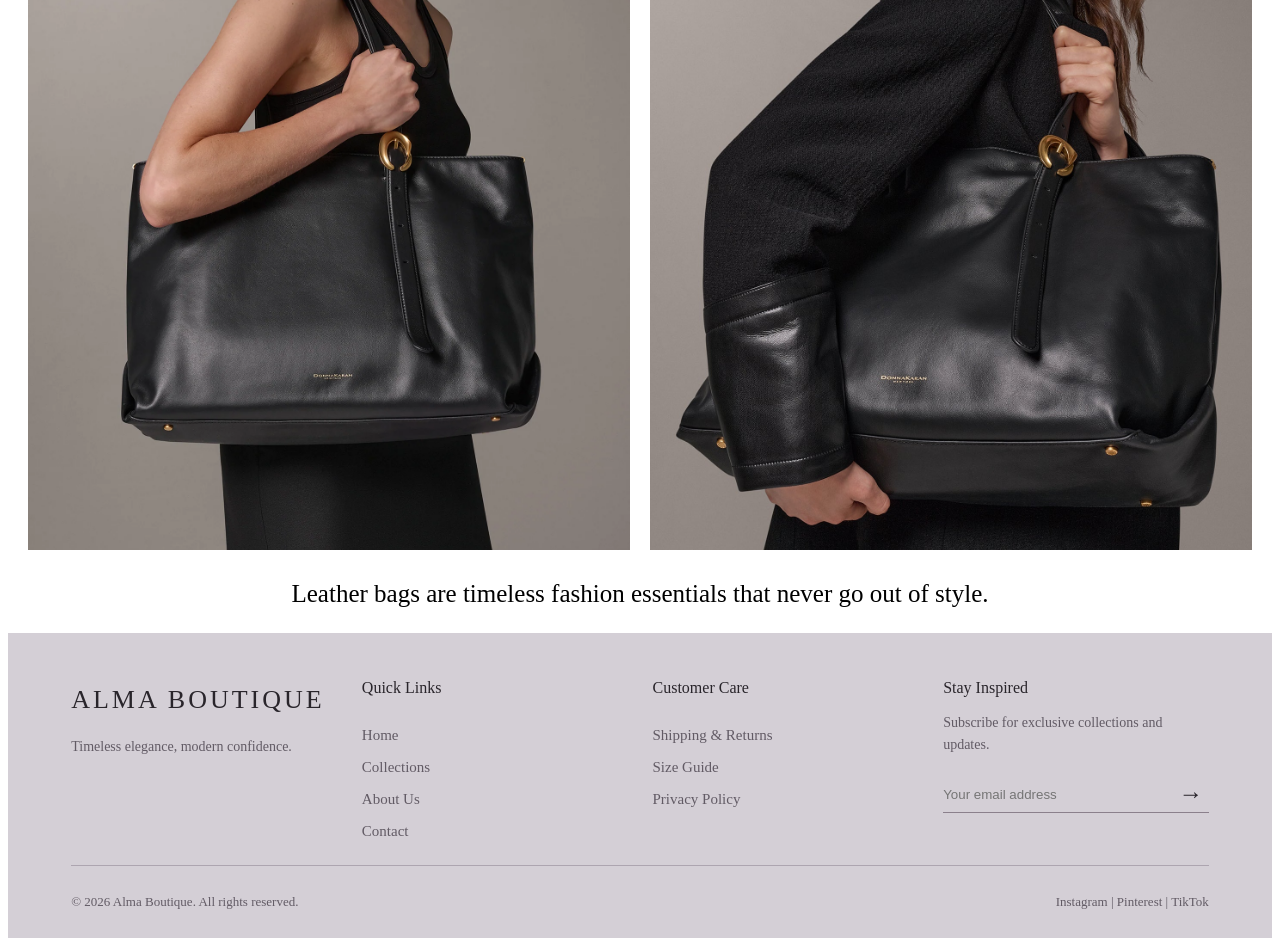
<file: alma-site-2/Collection.html>
<!DOCTYPE html>
<html lang="en">
<head>
    <meta charset="UTF-8">
    <meta name="viewport" content="width=device-width, initial-scale=1.0">
    <title>Document</title>
    <link rel="stylesheet" href="collection.css">
    <link rel="stylesheet" href="common.css">
    <link rel="stylesheet" href="extras.css">
</head>

 <header>
    <div class="container">
    <nav class="nav-bar">

        <a href="./index.html" class="logo">
        <img src="./imagess/alma-logo.png" alt="Logo">
        </a>

            <button class="menu-toggle" aria-label="Open menu" aria-expanded="false">
            <span></span>
            <span></span>
            <span></span>
        </button>

            <div class="right-menu">
                <ul class="nav-bar">
        <li><a href="./index.html" >Home</a></li> 
        <li><a href="./page2.html" >Woman</a></li>
        <li><a href="./page3.html" >Men</a></li>
        <li><a href="./page4.html" >Child</a></li>
       <li> <a href="./page5.html" >New</a></li>
        <li><a href="./shop.html">Shop</a></li>
       <li><a href="./page6.html" >About Us</a></li> 
        </ul>
        
    </div>
    </nav>

    </header>
<body>
    <section class="hand-bags">
        <div class="container">
            <div class="hand-bags-card">
                <img src="./imagess/hand-bag1.jpg" alt="">
                <h3>Black leather Womans Bag</h3>
                <p>150$</p>
            </div>

              <div class="hand-bags-card">
                <img src="./imagess/hand-bag2.jpeg" alt="">
                <h3>Olive Green Womand Bag</h3>
                <p>130$</p>
            </div>

              <div class="hand-bags-card">
                <img src="./imagess/hand-bag3.jpg" alt="">
                <h3>Light Beige Womans Bag</h3>
                <p>100$</p>
            </div>

              <div class="hand-bags-card">
                <img src="./imagess/hand-bag4.jpg" alt="">
                <h3>Brown Leather Womans Bag</h3>
                <p>130$</p>
            </div>
        </div>
    </section>

    <section class="hand-bags">
        <div class="container">
            <div class="hand-bags-card">
                <img src="./imagess/handbag1.jpg" alt="">
                <h3>Beige Womans Bag</h3>
                <p>55$</p>
            </div>

            <div class="hand-bags-card">
                <img src="./imagess/handbag2.jpg" alt="">
                <h3>White Womans Bag</h3>
                <p>60$</p>
            </div>

            <div class="hand-bags-card">
                <img src="./imagess/handbag3.jpg" alt="">
                <h3>Brown Womans Bag</h3>
                <p>55$</p>
            </div>

            <div class="hand-bags-card">
                <img src="./imagess/handbag4.jpg" alt="">
                <h3>Bbay Blue Womans Bag</h3>
                <p>65$</p>
            </div>
        </div>
    </section>

    <section class="chbag">
        <div class="container">
            <div class="chbag-card">
                <img src="./imagess/chbagcopy1.jpg" alt="">
                <h3>Black Classy Bag</h3>
                <p>80$</p>
            </div>

             <div class="chbag-card">
                <img src="./imagess/chbagcopy2.webp" alt="">
                <h3>Brown Classy HandBag</h3>
                <p>70$</p>
            </div>

             <div class="chbag-card">
                <img src="./imagess/chbag3.webp" alt="">
                <h3>Black Leather Bag</h3>
                <p>75$</p>
            </div>

             <div class="chbag-card">
                <img src="./imagess/chbag4.jpg" alt="">
                <h3>Black Limited Adittion Bag</h3>
                <p>85$</p>
            </div>
        </div>
    </section>
    <section class="shoulder-bag">
        <div class="container">
            <div class="shoulder-bag-card">
                <img src="./imagess/shbag1.jpg.webp" alt="">
                <h3>Black Perfect Fit Shoulder Bag</h3>
                <p>100$</p>
            </div>

             <div class="shoulder-bag-card">
                <img src="./imagess/shbag2.jpeg" alt="">
                <h3>Mint Shoulder Bag </h3>
                <p>100$</p>
            </div>

             <div class="shoulder-bag-card">
                <img src="./imagess/shbag3.jpg.webp" alt="">
                <h3>Grey Shoulder Bag</h3>
                <p>100$</p>
            </div>

             <div class="shoulder-bag-card">
                <img src="./imagess/shbag4.jpg.webp" alt="">
                <h3>Dark Green Shoulder Bag</h3>
                <p>100$</p>
            </div>
        </div>
    </section>
    <section class="abag">
        <div class="container">
            <div class="abag-card">
                <img src="./imagess/abag1.png" alt="">
                <h3>Rich Brown Classy Womans Bag</h3>
                <p>80$</p>
            </div>

            <div class="abag-card">
                <img src="./imagess/abag2.jpg" alt="">
                <h3>Leather Perfect Fit Womans Bag</h3>
                <p>85$</p>
            </div>

            <div class="abag-card">
                <img src="./imagess/abag3.webp" alt="">
                <h3>Burgandy Womans Bag</h3>
                <p>90$</p>
            </div>

            <div class="abag-card">
                <img src="./imagess/abag4.jpg.webp" alt="">
                <h3>Black Leather Perfect Fit Womans Bag</h3>
                <p>85$</p>
            </div>
        </div>
    </section>
    <section class="double-bags">
        <div class="container">
           
            <div class="double-bags-card">
                <img src="./imagess/doublebags1.jpg.webp" alt="">
            </div>
           
            <div class="double-bags-card">
                <img src="./imagess/doublebags2.jpg" alt="">
            </div>

        </div>

        <p>Leather bags are timeless fashion essentials that never go out of style. </p>
    </section>


<script src="menu.js"></script>
<script src="site.js"></script>
</body>


  <footer class="footer">
    <div class="footer-container">

        <div class="footer-brand">
            <h2>ALMA BOUTIQUE</h2>
            <p>Timeless elegance, modern confidence.</p>
        </div>

        <div class="footer-links">
            <h3>Quick Links</h3>
            <a href="./index.html">Home</a>
            <a href="./shop.html">Collections</a>
            <a href="./page6.html">About Us</a>
            <a href="#">Contact</a>
        </div>

        <div class="footer-links">
            <h3>Customer Care</h3>
            <a href="#">Shipping & Returns</a>
            <a href="#">Size Guide</a>
            <a href="#">Privacy Policy</a>
        </div>

        <div class="footer-newsletter">
            <h3>Stay Inspired</h3>
            <p>Subscribe for exclusive collections and updates.</p>

            <form>
                <input type="email" placeholder="Your email address">
                <button type="submit">→</button>
            </form>
        </div>

    </div>

    <div class="footer-bottom">
        <p>© 2026 Alma Boutique. All rights reserved.</p>
        <p>Instagram | Pinterest | TikTok</p>
    </div>
</footer>
</html>
</file>
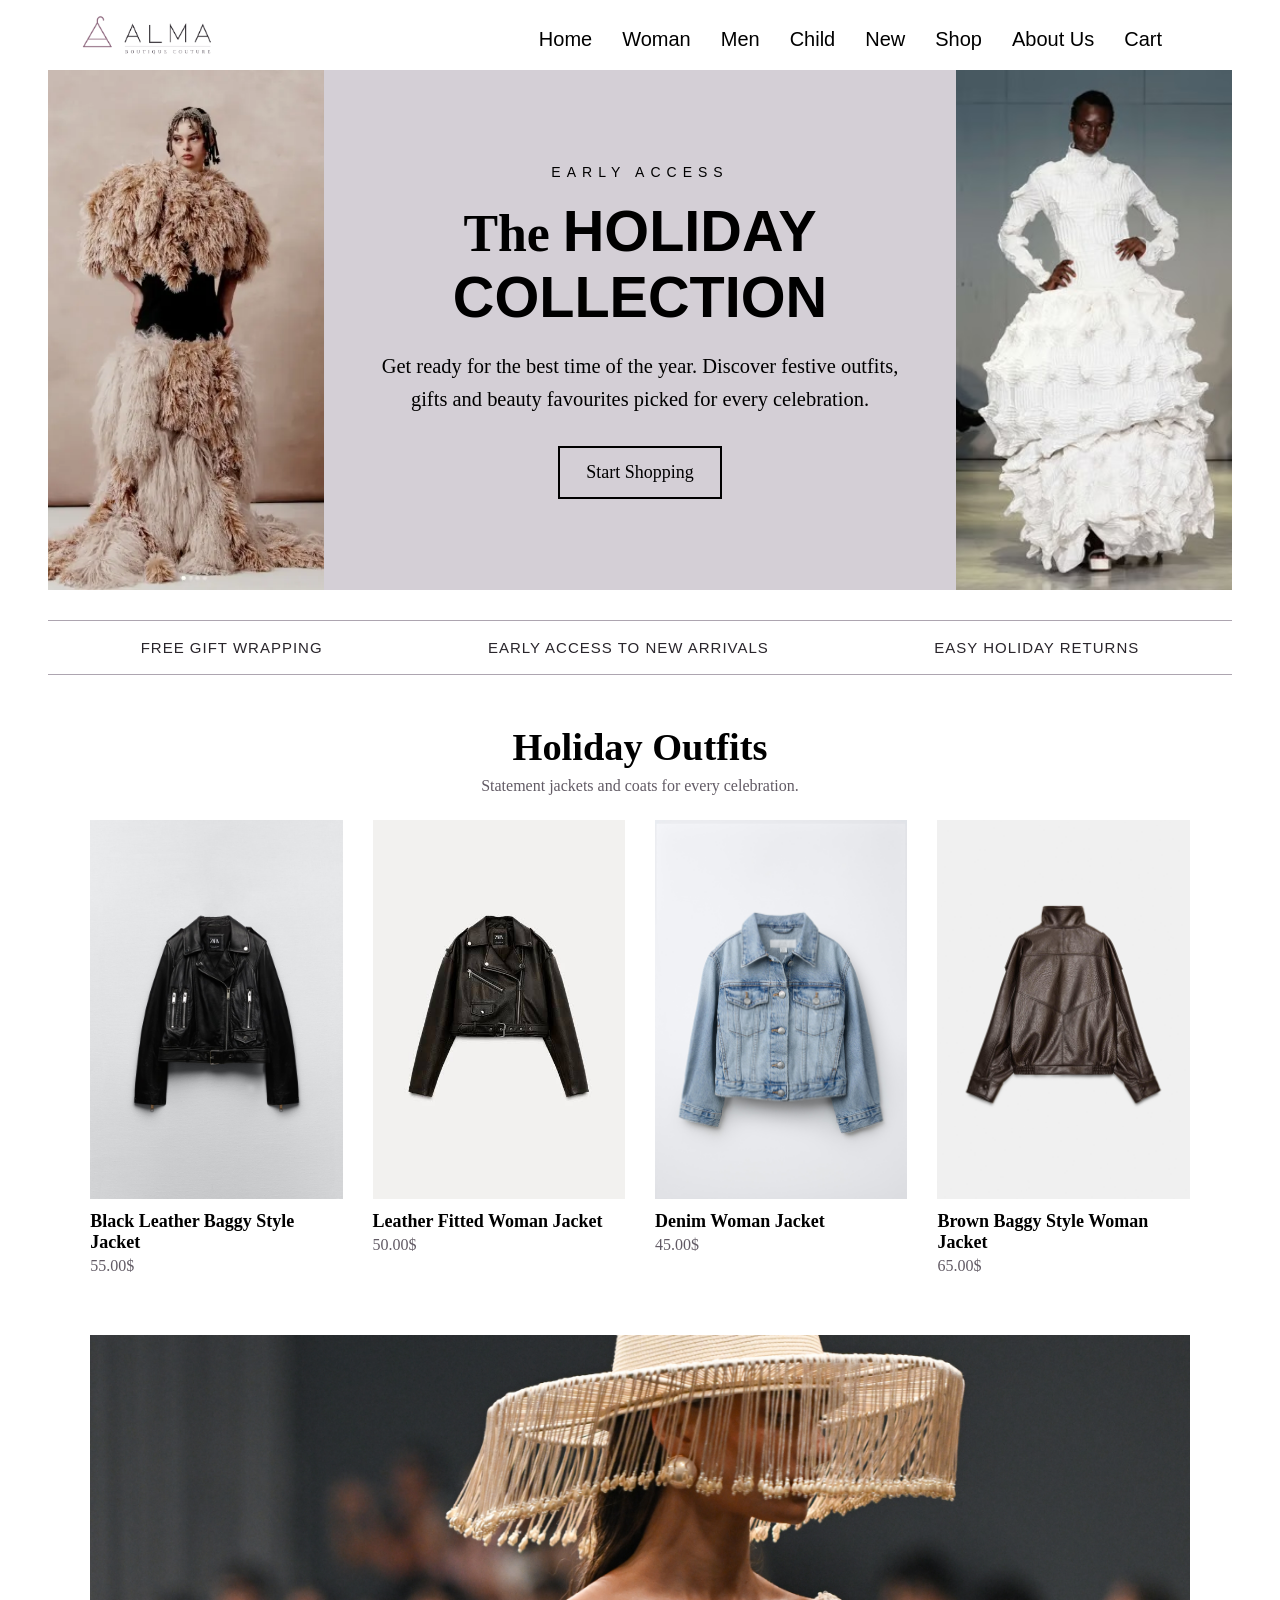
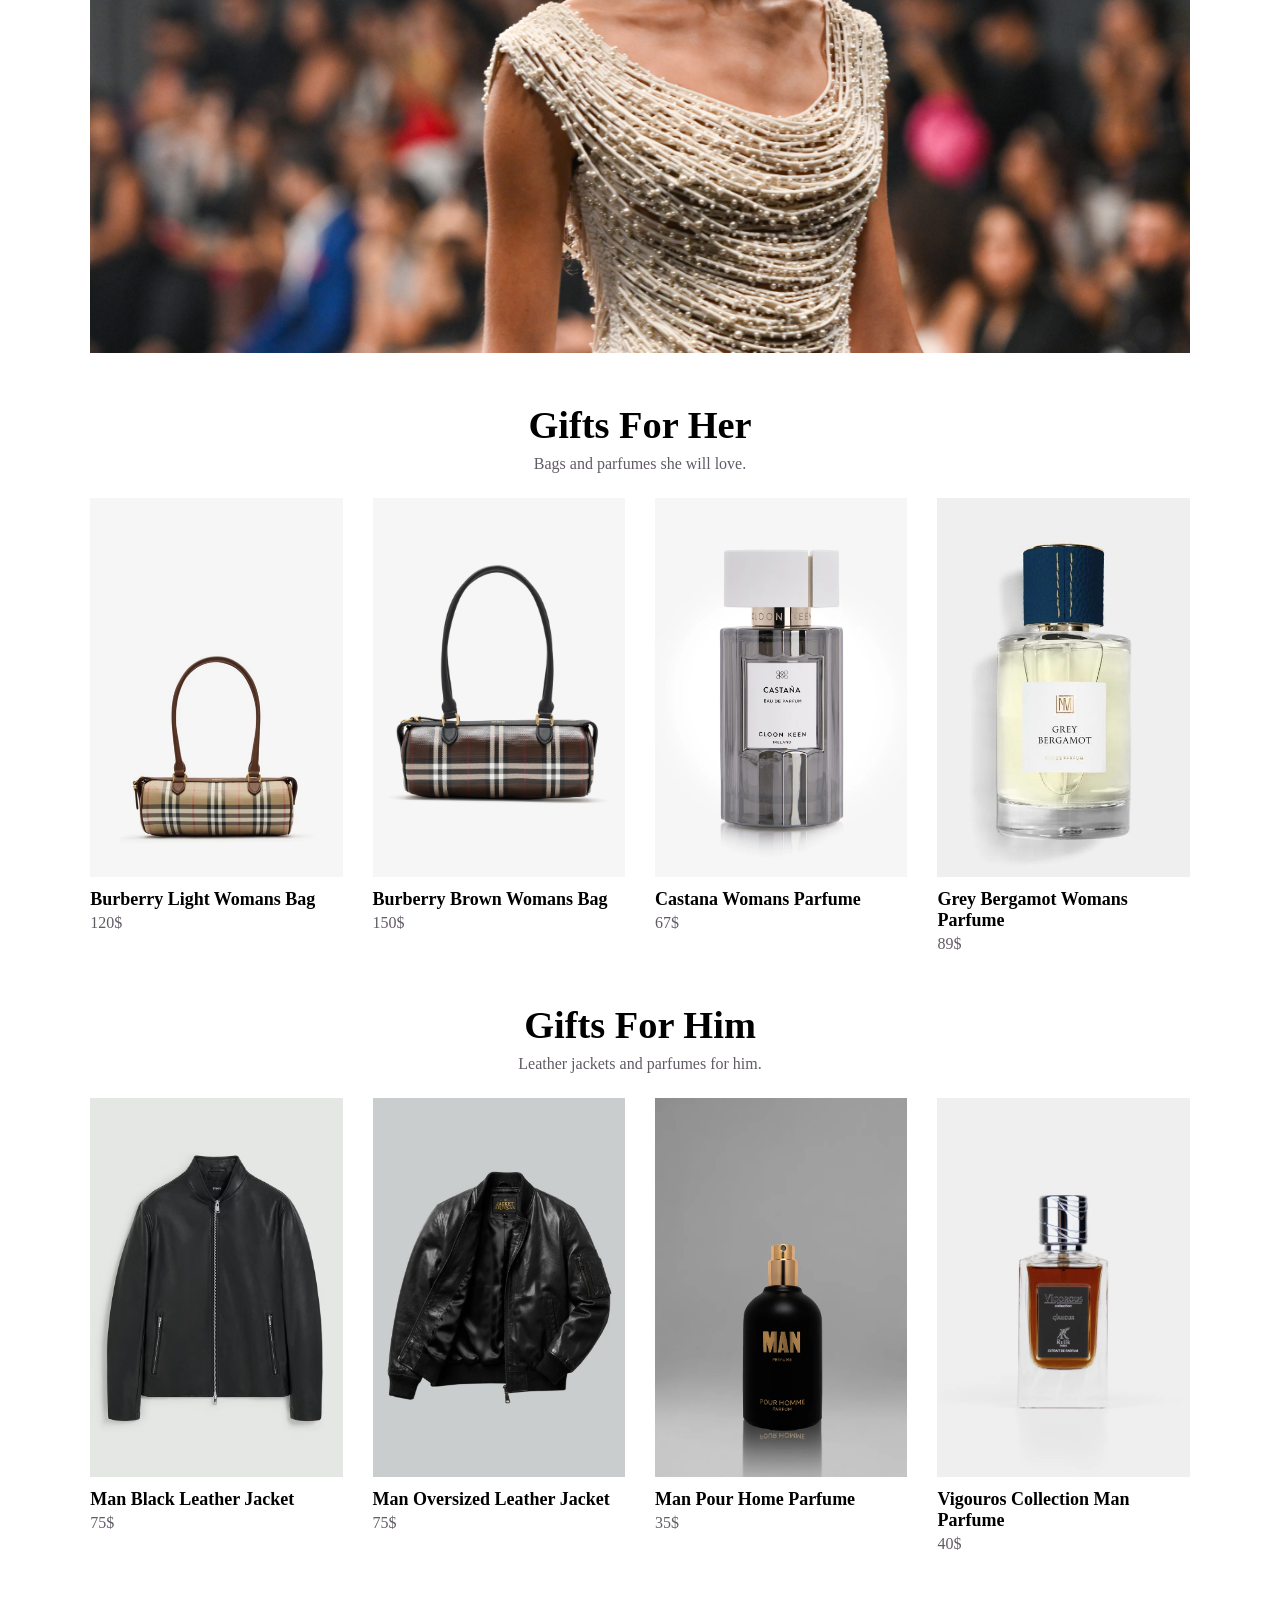
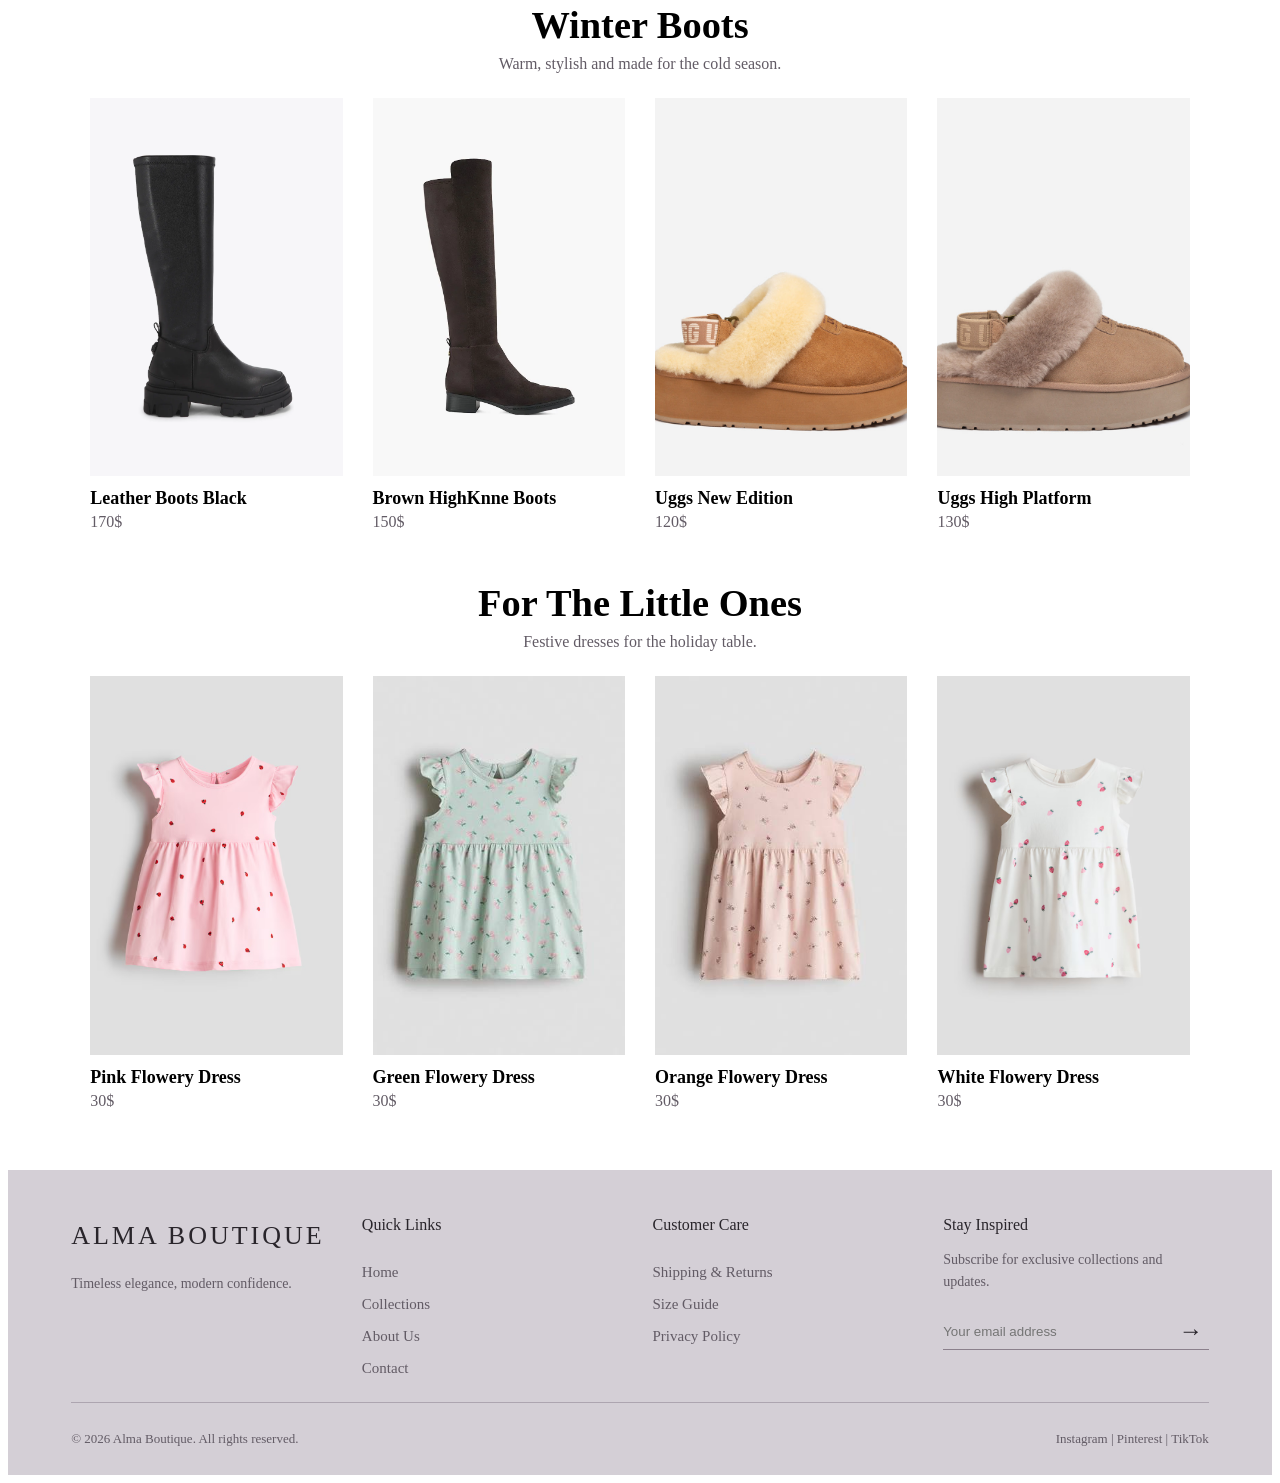
<file: alma-site-2/holiday.html>
<!DOCTYPE html>
<html lang="en">
<head>
    <meta charset="UTF-8">
    <meta name="viewport" content="width=device-width, initial-scale=1.0">
    <title>Holiday Season Collection | Alma Boutique</title>
    <link rel="stylesheet" href="holiday.css">
    <link rel="stylesheet" href="common.css">
    <link rel="stylesheet" href="extras.css">
</head>

<body>
    <header>
        <div class="container">
            <nav class="nav-bar">
                <a href="./index.html" class="logo">
        <img src="./imagess/alma-logo.png" alt="Logo">
        </a>
                <button class="menu-toggle" aria-label="Open menu" aria-expanded="false">
            <span></span>
            <span></span>
            <span></span>
        </button>

            <div class="right-menu">
                    <ul class="nav-bar">
                        <li><a href="./index.html">Home</a></li>
                        <li><a href="./page2.html">Woman</a></li>
                        <li><a href="./page3.html">Men</a></li>
                        <li><a href="./page4.html">Child</a></li>
                        <li><a href="./page5.html">New</a></li>
        <li><a href="./shop.html">Shop</a></li>
                        <li><a href="./page6.html">About Us</a></li>
                    </ul>
                </div>
            </nav>
        </div>
    </header>

    <main>
        <!-- HERO -->
        <section class="holiday-hero">
            <div class="holiday-hero-img">
                <img src="./imagess/vouge.webp" alt="Holiday preview">
            </div>

            <div class="holiday-hero-text">
                <p class="small">Early access</p>
                <h1><span>The </span>HOLIDAY COLLECTION</h1>
                <p>Get ready for the best time of the year. Discover festive outfits, gifts and beauty favourites picked for every celebration.</p>
                <a href="#gifts-her" class="holiday-btn">Start Shopping</a>
            </div>

            <div class="holiday-hero-img">
                <img src="./imagess/vouge2.jpg" alt="Holiday preview">
            </div>
        </section>

        <!-- PERKS -->
        <div class="perks">
            <span>FREE GIFT WRAPPING</span>
            <span>EARLY ACCESS TO NEW ARRIVALS</span>
            <span>EASY HOLIDAY RETURNS</span>
        </div>

        <!-- OUTFITS -->
        <section class="holiday-section" id="outfits">
            <h2>Holiday Outfits</h2>
            <p class="sub">Statement jackets and coats for every celebration.</p>
            <div class="product-grid">
                <div class="product-card">
                    <img src="./imagess/jacket1.jpg" alt="">
                    <h3>Black Leather Baggy Style Jacket</h3>
                    <p>55.00$</p>
                </div>
                <div class="product-card">
                    <img src="./imagess/jacket2.jpeg" alt="">
                    <h3>Leather Fitted Woman Jacket</h3>
                    <p>50.00$</p>
                </div>
                <div class="product-card">
                    <img src="./imagess/jacket3.jpg" alt="">
                    <h3>Denim Woman Jacket</h3>
                    <p>45.00$</p>
                </div>
                <div class="product-card">
                    <img src="./imagess/jacket4.jpg" alt="">
                    <h3>Brown Baggy Style Woman Jacket</h3>
                    <p>65.00$</p>
                </div>
            </div>
        </section>

        <!-- BANNER -->
        <section class="holiday-banner">
            <img src="./imagess/Untitled-design-2.png" alt="">
        </section>

        <!-- GIFTS FOR HER -->
        <section class="holiday-section" id="gifts-her">
            <h2>Gifts For Her</h2>
            <p class="sub">Bags and parfumes she will love.</p>
            <div class="product-grid">
                <div class="product-card">
                    <img src="./imagess/bag1.webp" alt="">
                    <h3>Burberry Light Womans Bag</h3>
                    <p>120$</p>
                </div>
                <div class="product-card">
                    <img src="./imagess/bag2.jpg.webp" alt="">
                    <h3>Burberry Brown Womans Bag</h3>
                    <p>150$</p>
                </div>
                <div class="product-card">
                    <img src="./imagess/parfume1.jpg.webp" alt="">
                    <h3>Castana Womans Parfume</h3>
                    <p>67$</p>
                </div>
                <div class="product-card">
                    <img src="./imagess/pafume2.jpg" alt="">
                    <h3>Grey Bergamot Womans Parfume</h3>
                    <p>89$</p>
                </div>
            </div>
        </section>

        <!-- GIFTS FOR HIM -->
        <section class="holiday-section" id="gifts-him">
            <h2>Gifts For Him</h2>
            <p class="sub">Leather jackets and parfumes for him.</p>
            <div class="product-grid">
                <div class="product-card">
                    <img src="./imagess/man-j1.jpg" alt="">
                    <h3>Man Black Leather Jacket</h3>
                    <p>75$</p>
                </div>
                <div class="product-card">
                    <img src="./imagess/man-j2.webp" alt="">
                    <h3>Man Oversized Leather Jacket</h3>
                    <p>75$</p>
                </div>
                <div class="product-card">
                    <img src="./imagess/man-pafume1.png.webp" alt="">
                    <h3>Man Pour Home Parfume</h3>
                    <p>35$</p>
                </div>
                <div class="product-card">
                    <img src="./imagess/man-pafume2.jpg.webp" alt="">
                    <h3>Vigouros Collection Man Parfume</h3>
                    <p>40$</p>
                </div>
            </div>
        </section>

        <!-- BOOTS -->
        <section class="holiday-section" id="boots">
            <h2>Winter Boots</h2>
            <p class="sub">Warm, stylish and made for the cold season.</p>
            <div class="product-grid">
                <div class="product-card">
                    <img src="./imagess/bbots1.webp" alt="">
                    <h3>Leather Boots Black</h3>
                    <p>170$</p>
                </div>
                <div class="product-card">
                    <img src="./imagess/bbots2.jpg.webp" alt="">
                    <h3>Brown HighKnne Boots</h3>
                    <p>150$</p>
                </div>
                <div class="product-card">
                    <img src="./imagess/uggs1.jpg" alt="">
                    <h3>Uggs New Edition</h3>
                    <p>120$</p>
                </div>
                <div class="product-card">
                    <img src="./imagess/uggs3.jpg" alt="">
                    <h3>Uggs High Platform</h3>
                    <p>130$</p>
                </div>
            </div>
        </section>

        <!-- KIDS -->
        <section class="holiday-section" id="kids">
            <h2>For The Little Ones</h2>
            <p class="sub">Festive dresses for the holiday table.</p>
            <div class="product-grid">
                <div class="product-card">
                    <img src="./imagess/fustan1.jpg" alt="">
                    <h3>Pink Flowery Dress</h3>
                    <p>30$</p>
                </div>
                <div class="product-card">
                    <img src="./imagess/fustan2.jpeg" alt="">
                    <h3>Green Flowery Dress</h3>
                    <p>30$</p>
                </div>
                <div class="product-card">
                    <img src="./imagess/fustan3.jpeg" alt="">
                    <h3>Orange Flowery Dress</h3>
                    <p>30$</p>
                </div>
                <div class="product-card">
                    <img src="./imagess/fustan4.jpg" alt="">
                    <h3>White Flowery Dress</h3>
                    <p>30$</p>
                </div>
            </div>
        </section>
    </main>

    <!-- FOOTER -->
    <footer class="footer">
        <div class="footer-container">

            <div class="footer-brand">
                <h2>ALMA BOUTIQUE</h2>
                <p>Timeless elegance, modern confidence.</p>
            </div>

            <div class="footer-links">
                <h3>Quick Links</h3>
                <a href="./index.html">Home</a>
                <a href="./Collection.html">Collections</a>
                <a href="./page6.html">About Us</a>
                <a href="#">Contact</a>
            </div>

            <div class="footer-links">
                <h3>Customer Care</h3>
                <a href="#">Shipping & Returns</a>
                <a href="#">Size Guide</a>
                <a href="#">Privacy Policy</a>
            </div>

            <div class="footer-newsletter">
                <h3>Stay Inspired</h3>
                <p>Subscribe for exclusive collections and updates.</p>

                <form>
                    <input type="email" placeholder="Your email address">
                    <button type="submit">→</button>
                </form>
            </div>

        </div>

        <div class="footer-bottom">
            <p>© 2026 Alma Boutique. All rights reserved.</p>
            <p>Instagram | Pinterest | TikTok</p>
        </div>
    </footer>
<script src="menu.js"></script>
<script src="site.js"></script>
</body>
</html>
</file>
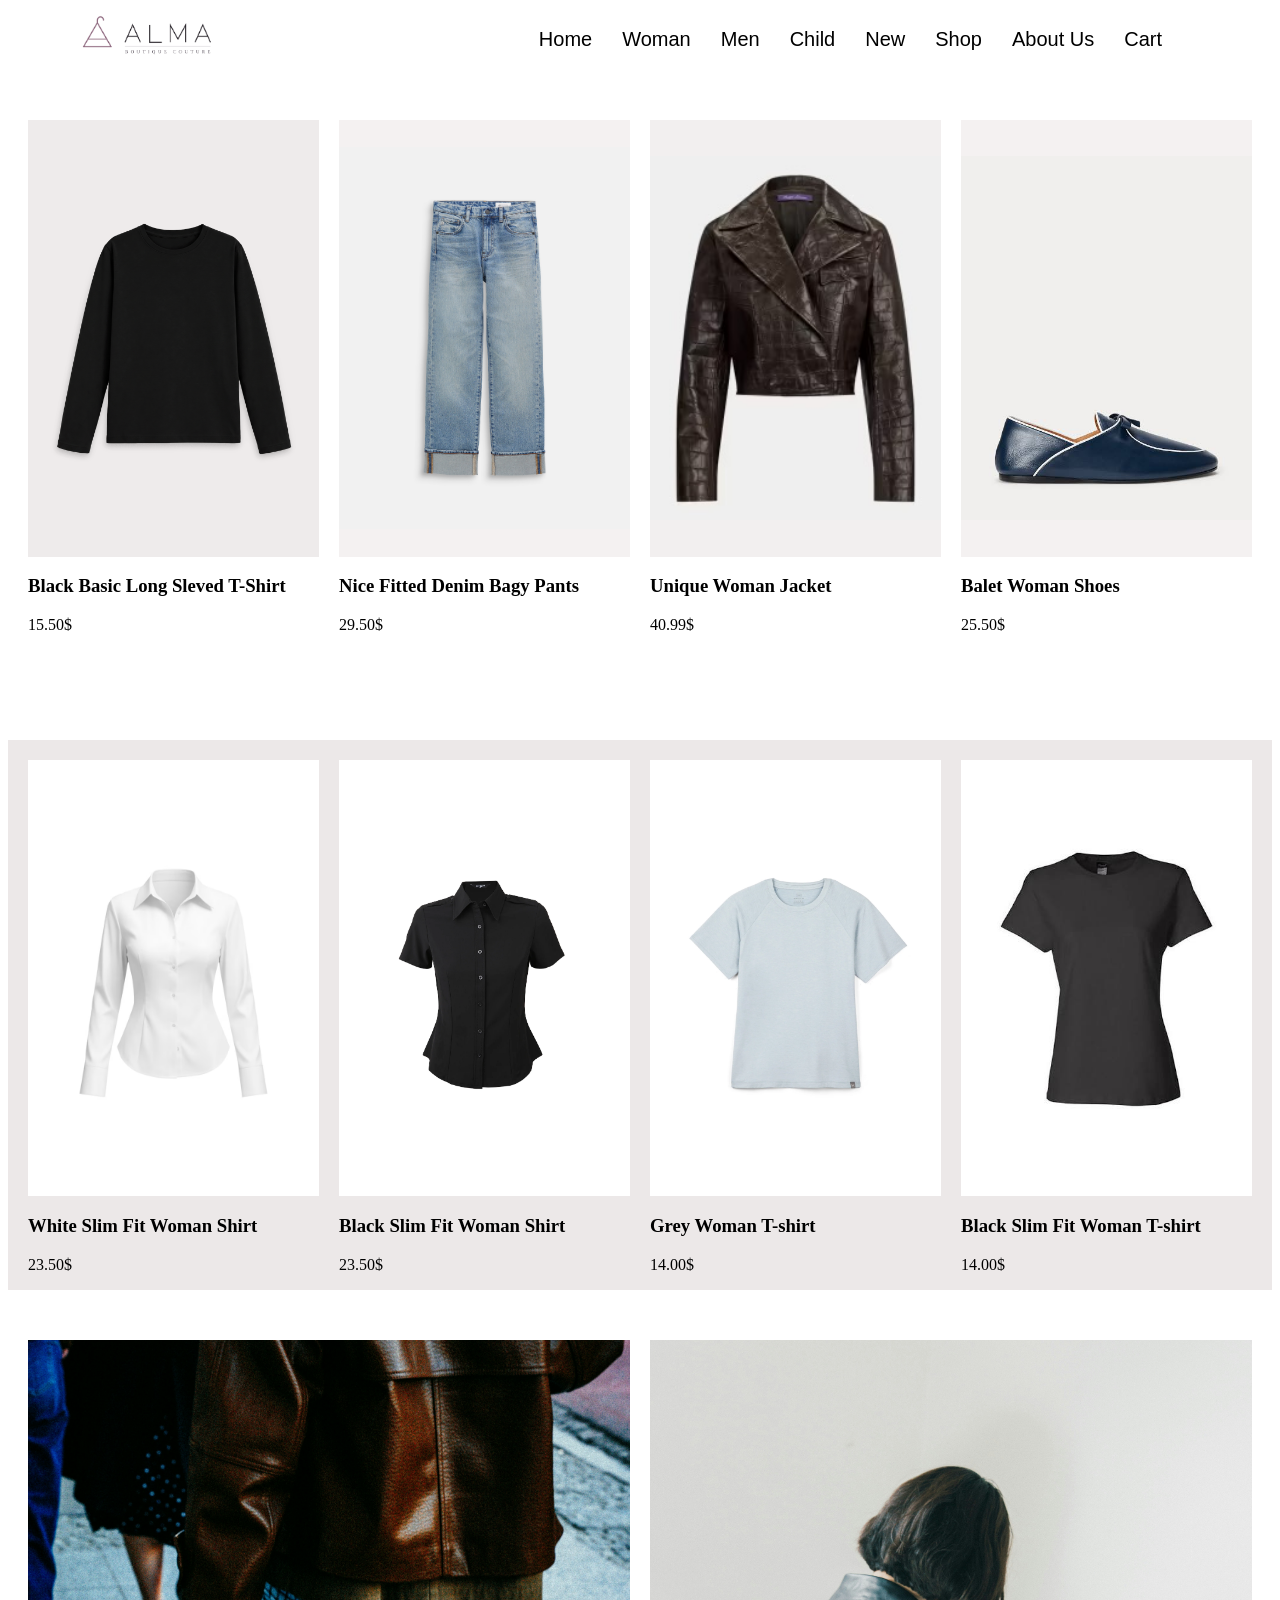
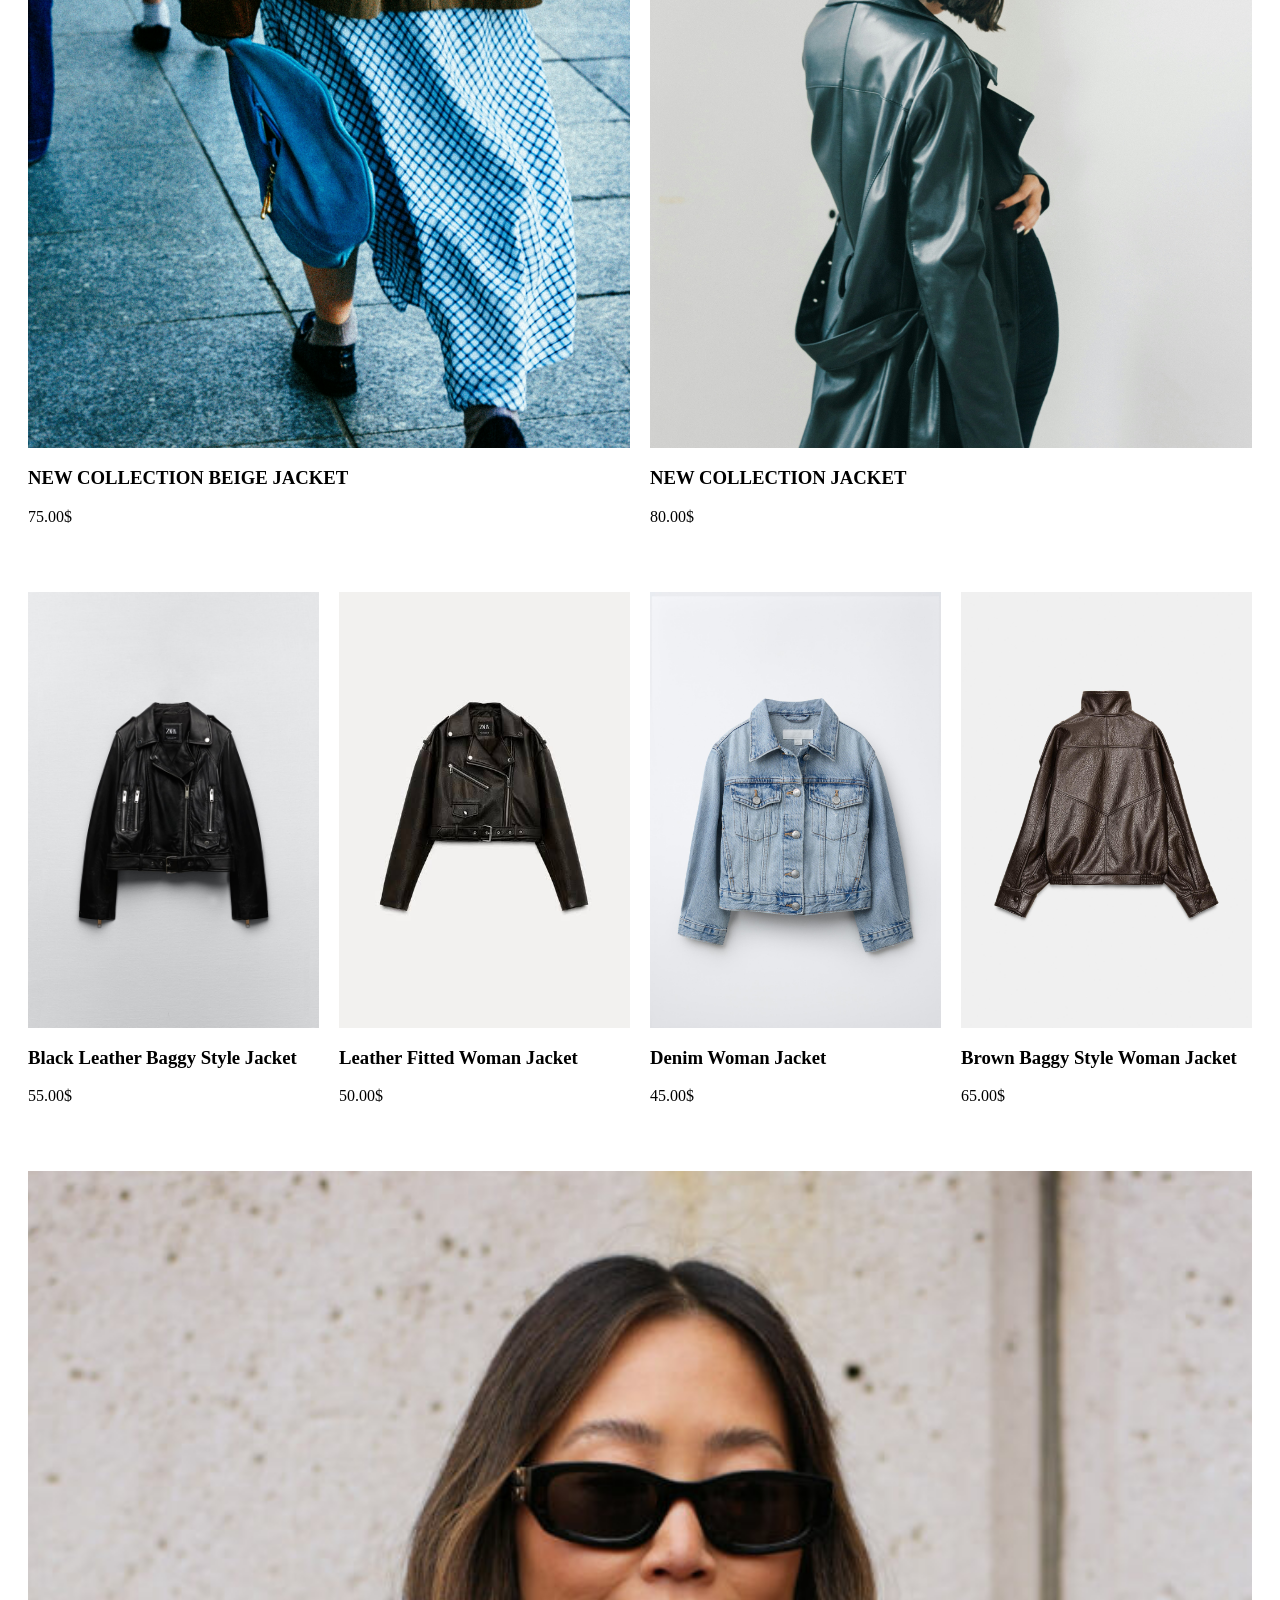
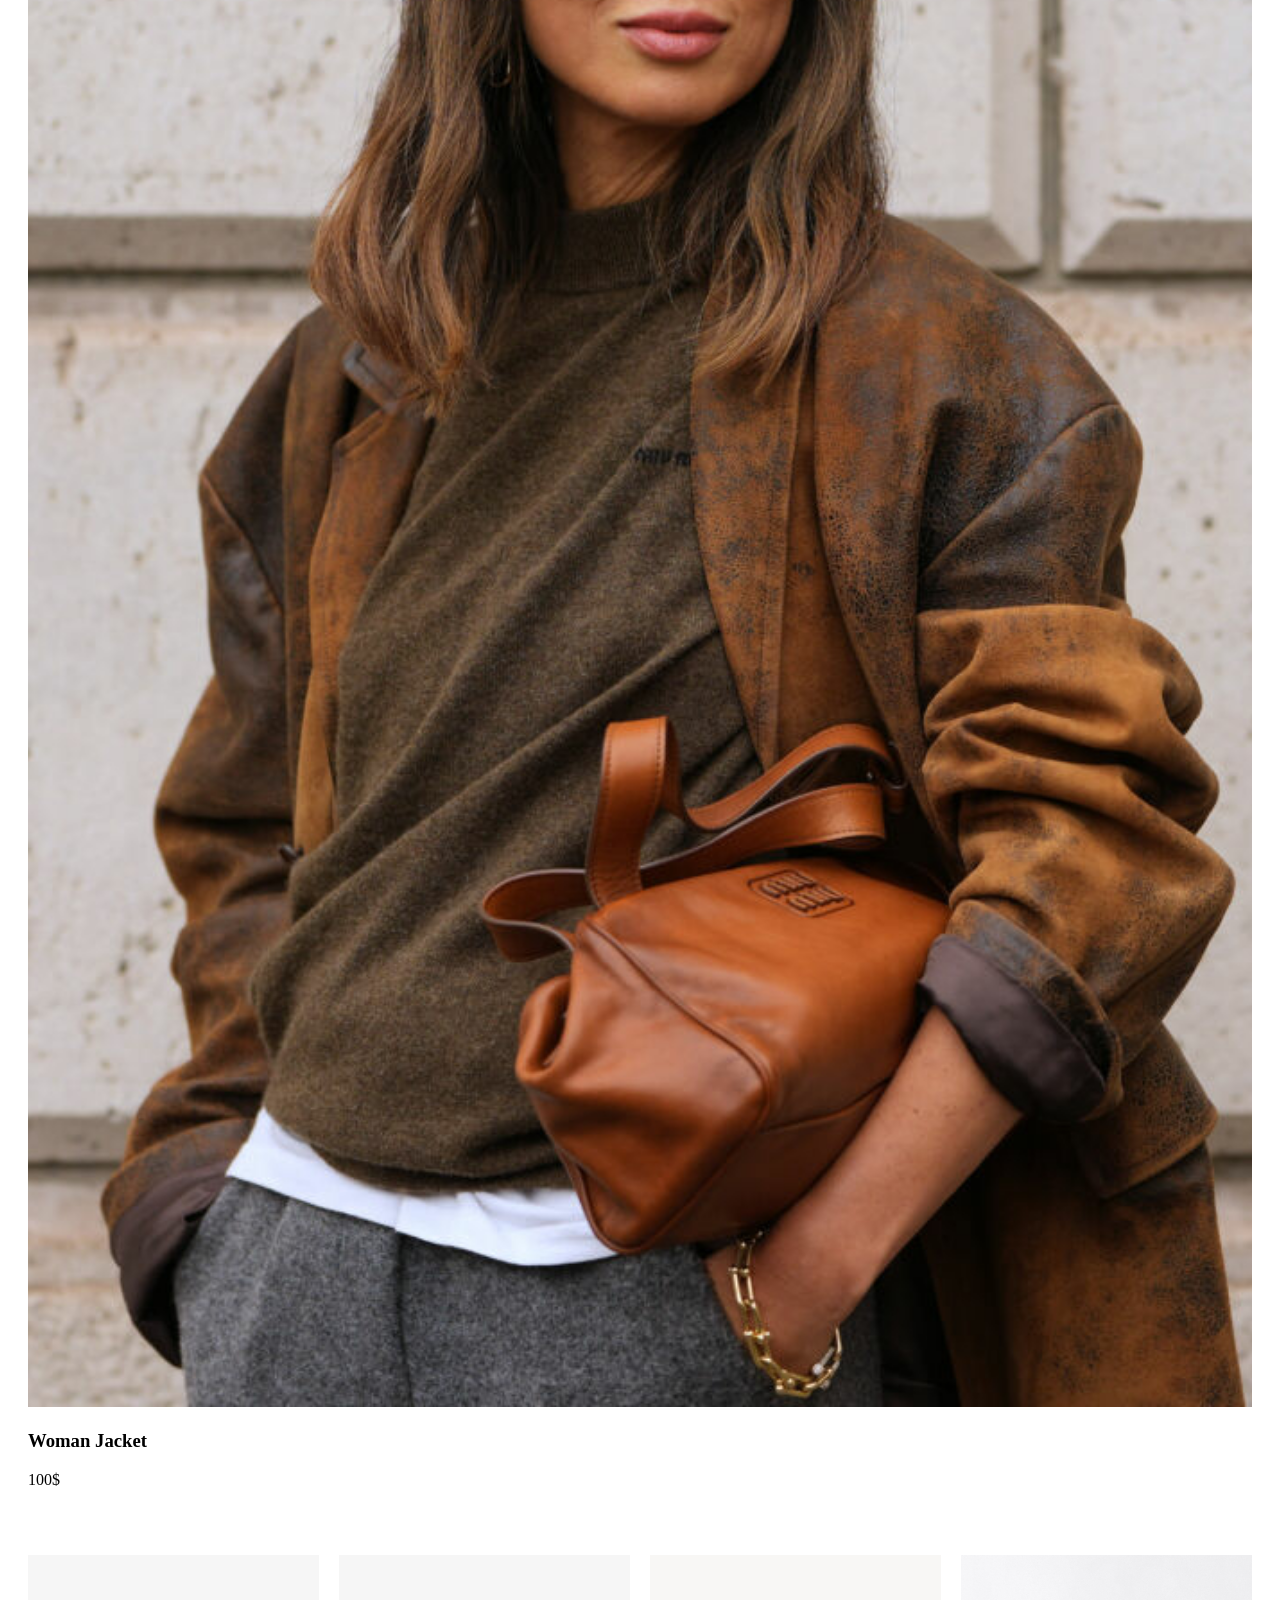
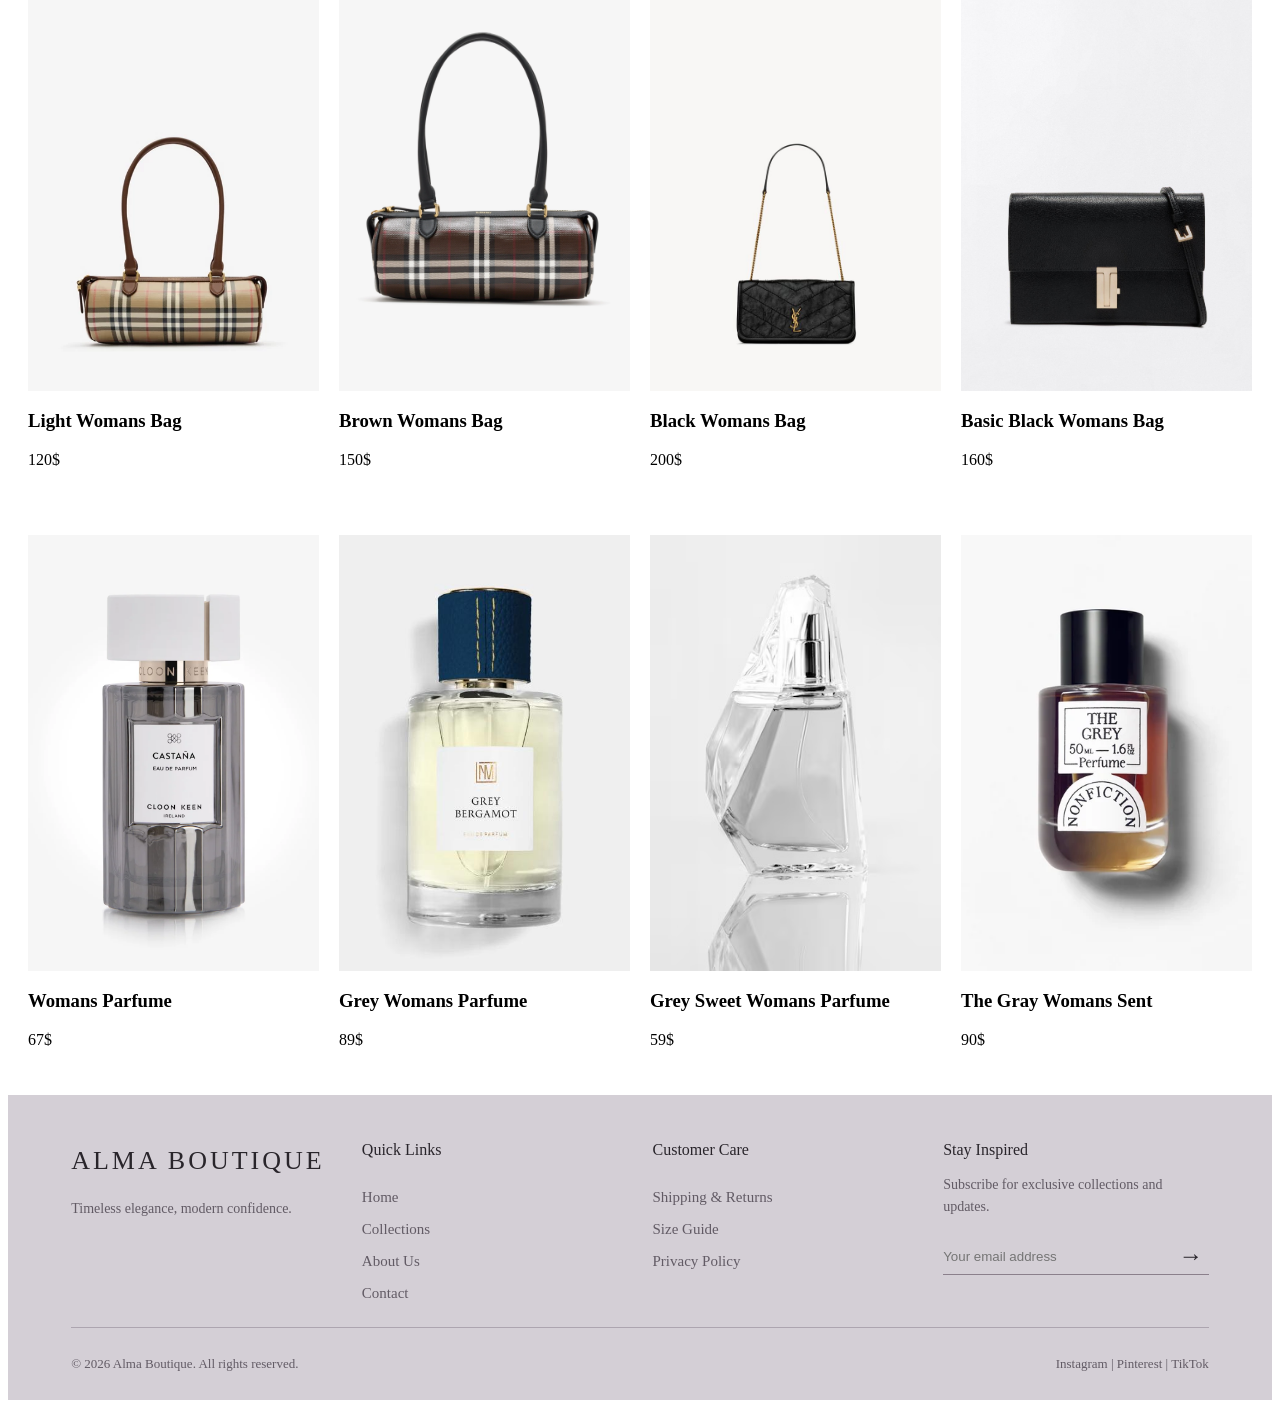
<file: alma-site-2/page2.html>
<!DOCTYPE html>
<html lang="en">
<head>
    <meta charset="UTF-8">
    <meta name="viewport" content="width=device-width, initial-scale=1.0">
    <title>Document</title>
     <link rel="stylesheet" href="style2.css">
   
    <link rel="stylesheet" href="common.css">
    <link rel="stylesheet" href="extras.css">
</head>
<header>
    <div class="container">
    <nav class="nav-bar">

        <a href="./index.html" class="logo">
        <img src="./imagess/alma-logo.png" alt="Logo">
        </a>

            <button class="menu-toggle" aria-label="Open menu" aria-expanded="false">
            <span></span>
            <span></span>
            <span></span>
        </button>

            <div class="right-menu">
                <ul class="nav-bar">
        <li><a href="./index.html" >Home</a></li> 
        <li><a href="./page2.html" >Woman</a></li>
        <li><a href="./page3.html" >Men</a></li>
        <li><a href="./page4.html" >Child</a></li>
       <li> <a href="./page5.html" >New</a></li>
        <li><a href="./shop.html">Shop</a></li>
       <li><a href="./page6.html" >About Us</a></li> 
        </ul>
        
    </div>
    </nav>
    </header>
    <body>
    <section class="shopping-cards">
        <div class="container">

            <div class="shopping-card1">
                <img src="./imagess/5irrvmkk0cbmyiiueu2yav4cyv1an7zhfnsrdnwvv3p2kegw.png.png" alt="Woman-Blouse">
                <h3>Black Basic Long Sleved T-Shirt</h3>
                <p>15.50$</p>
            </div>

             <div class="shopping-card2">
                <img src="./imagess/VDM1F26WT18YVMP_9.jpg" alt="woman-denim-pants">
                <h3>Nice Fitted Denim Bagy Pants</h3>
                <p>29.50$</p>
            </div>

             <div class="shopping-card3">
                <img src="./imagess/nav_nm_5625509_100244_m.jpg" alt="jacket-woman">
                <h3>Unique Woman Jacket</h3>
                <p>40.99$</p>
            </div>

             <div class="shopping-card4">
                <img src="./imagess/kepuc.jpeg" alt="">
                <h3>Balet Woman Shoes</h3>
                <p>25.50$</p>
            </div>

        </div>
    </section>

    <section class="Shirt-cards">
        <div class="container">
            <div class="Shirt-card">
                <img src="./imagess/T-shirt1.jpg" alt="">
                <h3>White Slim Fit Woman Shirt </h3>
                <p>23.50$</p>
            </div>

            <div class="Shirt-card2">
                <img src="./imagess/T-shirt2.png.webp" alt="">
                <h3>Black Slim Fit Woman Shirt</h3>
                <p>23.50$</p>
            </div>

            <div class="Shirt-card">
                <img src="./imagess/T-shirt3.jpg.webp" alt="">
                <h3>Grey Woman T-shirt</h3>
                <p>14.00$</p>
            </div>

            <div class="Shirt-card">
                <img src="./imagess/t-shirt4.jpeg" alt="">
                <h3>Black Slim Fit Woman T-shirt</h3>
                <p>14.00$</p>
            </div>
        </div>
    </section>
    <section class="double-cards">
        <div class="container">

            <div class="double-card">
                <img src="./imagess/autumn1.jpg" alt="">
                <h3>NEW COLLECTION BEIGE JACKET</h3>
                <p>75.00$</p>
            </div>
            <div class="double-card">
                <img src="./imagess/autumn2.jpg" alt="">
                <h3>NEW COLLECTION JACKET</h3>
                <p>80.00$</p>
            </div>
        </div>
    </section>

    <section class="jacket-cards">
        <div class="container">
            <div class="jacket-card">
                <img src="./imagess/jacket1.jpg" alt="Woman-jacket">
                <h3>Black Leather Baggy Style Jacket</h3>
                <p>55.00$</p>
            </div>

            <div class="jacket-card">
                <img src="./imagess/jacket2.jpeg" alt="">
                <h3>Leather Fitted Woman Jacket</h3>
                <p>50.00$</p>
            </div>

            <div class="jacket-card">
                <img src="./imagess/jacket3.jpg" alt="">
                <h3>Denim Woman Jacket</h3>
                <p>45.00$</p>
            </div>

            <div class="jacket-card">
                <img src="./imagess/jacket4.jpg" alt="">
                <h3>Brown Baggy Style Woman Jacket</h3>
                <p>65.00$</p>
            </div>
        </div>
    </section>

    <section class="autumn">
        <div class="container">
            <div class="autumn-img">
                <img src="./imagess/autumn-outfit-combos-2025-1-crop-1762179241-1280x1024.jpg" alt="">
                <h3>Woman Jacket</h3>
                <p>100$</p>
            </div>
        </div>
    </section>

    <section class="bag-cards">
        <div class="container">
            <div class="bag-card">
                <img src="./imagess/bag1.webp" alt="">
                <h3> Light Womans Bag</h3>
                <p>120$</p>
            </div>

             <div class="bag-card">
                <img src="./imagess/bag2.jpg.webp" alt="">
                <h3> Brown Womans Bag</h3>
                <p>150$</p>
            </div>

             <div class="bag-card">
                <img src="./imagess/bag3.jpg" alt="">
                <h3> Black Womans Bag</h3>
                <p>200$</p>
            </div>

             <div class="bag-card">
                <img src="./imagess/bag4.jpeg" alt="">
                <h3>Basic Black Womans Bag</h3>
                <p>160$</p>
            </div>
        </div>
    </section>

    <section class="parfume-cards">
        <div class="container">
            <div class="parfume-card">
                <img src="./imagess/parfume1.jpg.webp" alt="">
                <h3> Womans Parfume</h3>
                <p>67$</p>
            </div>

            <div class="parfume-card">
                <img src="./imagess/pafume2.jpg" alt="">
                <h3>Grey  Womans Parfume</h3>
                <p>89$</p>
            </div>

            <div class="parfume-card">
                <img src="./imagess/parfume3.jpg" alt="">
                <h3>Grey Sweet Womans Parfume</h3>
                <p>59$</p>
            </div>
            <div class="parfume-card">
                <img src="./imagess/parfume4.jpg.webp" alt="">
                <h3>The Gray Womans Sent</h3>
                <p>90$</p>
            </div>


        </div>
    </section>



























































     <footer class="footer">
    <div class="footer-container">

        <div class="footer-brand">
            <h2>ALMA BOUTIQUE</h2>
            <p>Timeless elegance, modern confidence.</p>
        </div>

        <div class="footer-links">
            <h3>Quick Links</h3>
            <a href="./index.html">Home</a>
            <a href="./shop.html">Collections</a>
            <a href="./page6.html">About Us</a>
            <a href="#">Contact</a>
        </div>

        <div class="footer-links">
            <h3>Customer Care</h3>
            <a href="#">Shipping & Returns</a>
            <a href="#">Size Guide</a>
            <a href="#">Privacy Policy</a>
        </div>

        <div class="footer-newsletter">
            <h3>Stay Inspired</h3>
            <p>Subscribe for exclusive collections and updates.</p>

            <form>
                <input type="email" placeholder="Your email address">
                <button type="submit">→</button>
            </form>
        </div>

    </div>

    <div class="footer-bottom">
        <p>© 2026 Alma Boutique. All rights reserved.</p>
        <p>Instagram | Pinterest | TikTok</p>
    </div>
</footer>
    
    
<script src="menu.js"></script>
<script src="site.js"></script>
</body>
</html>
</file>
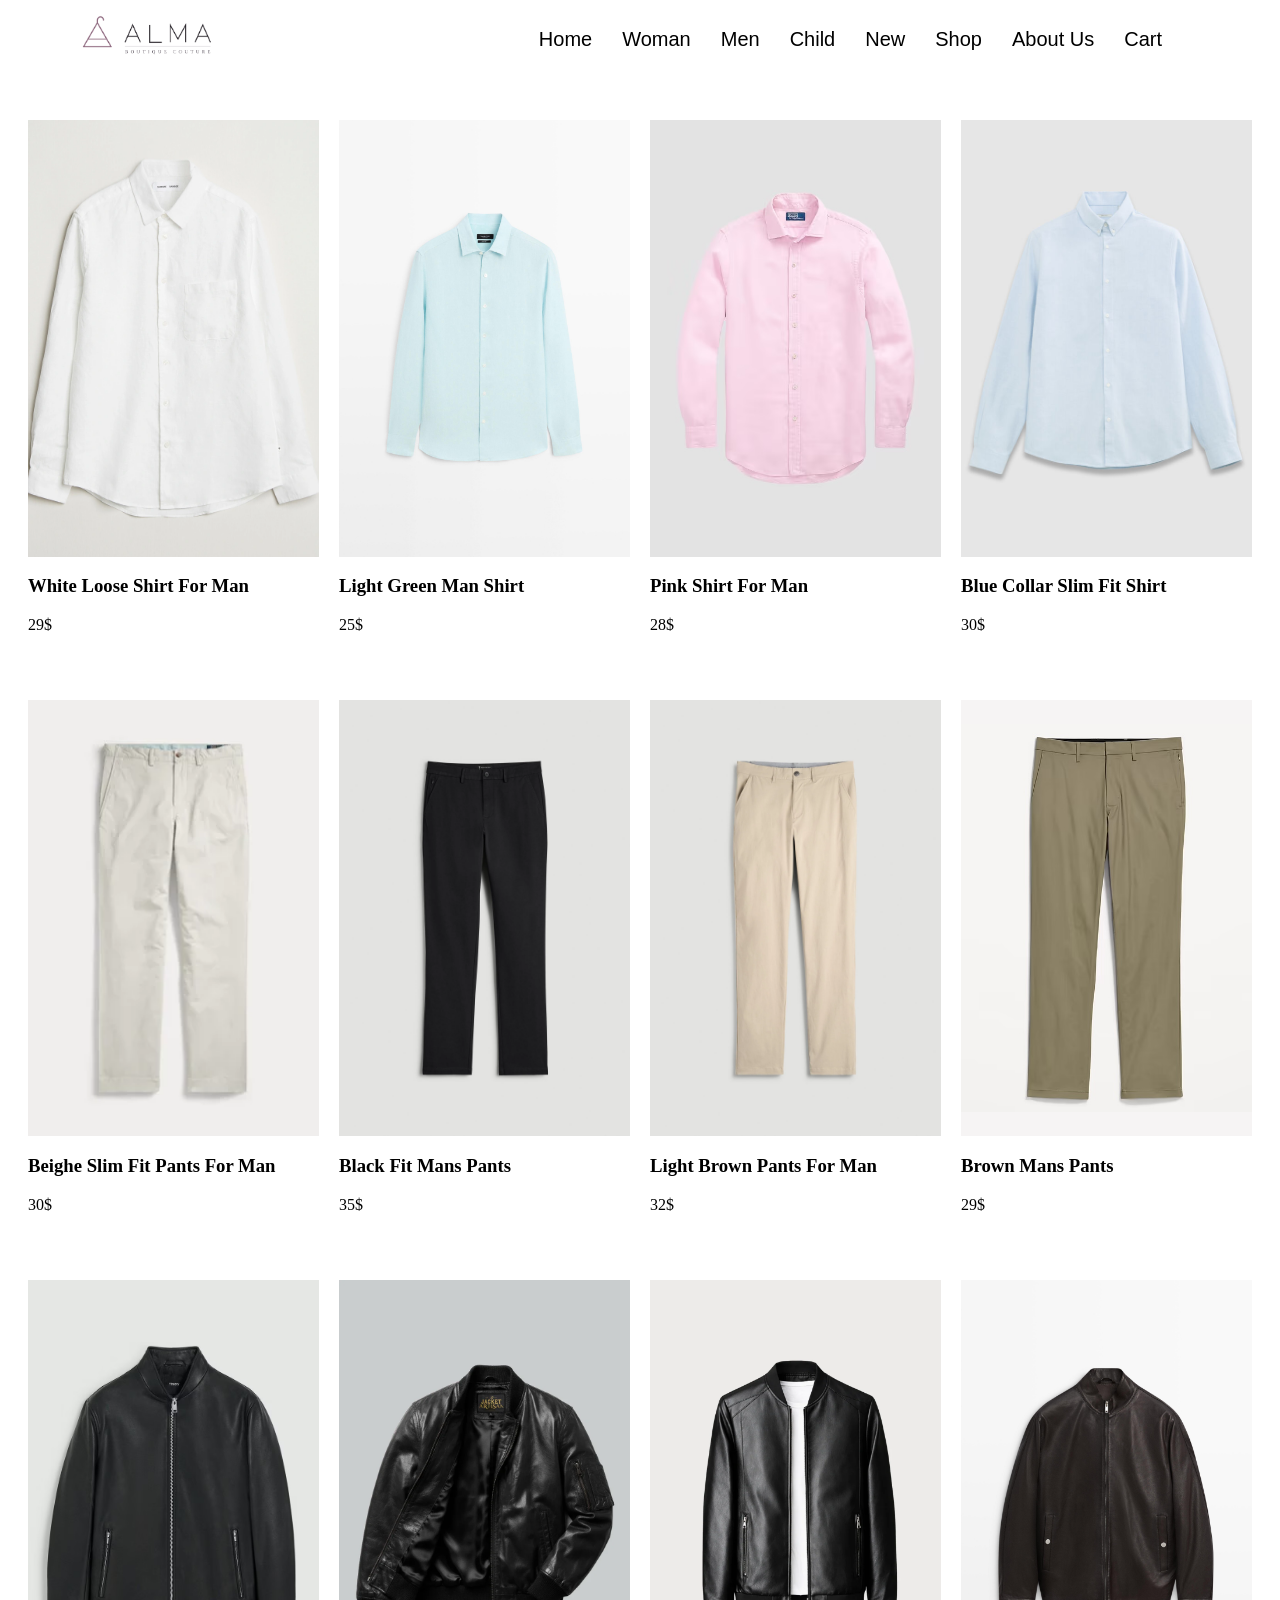
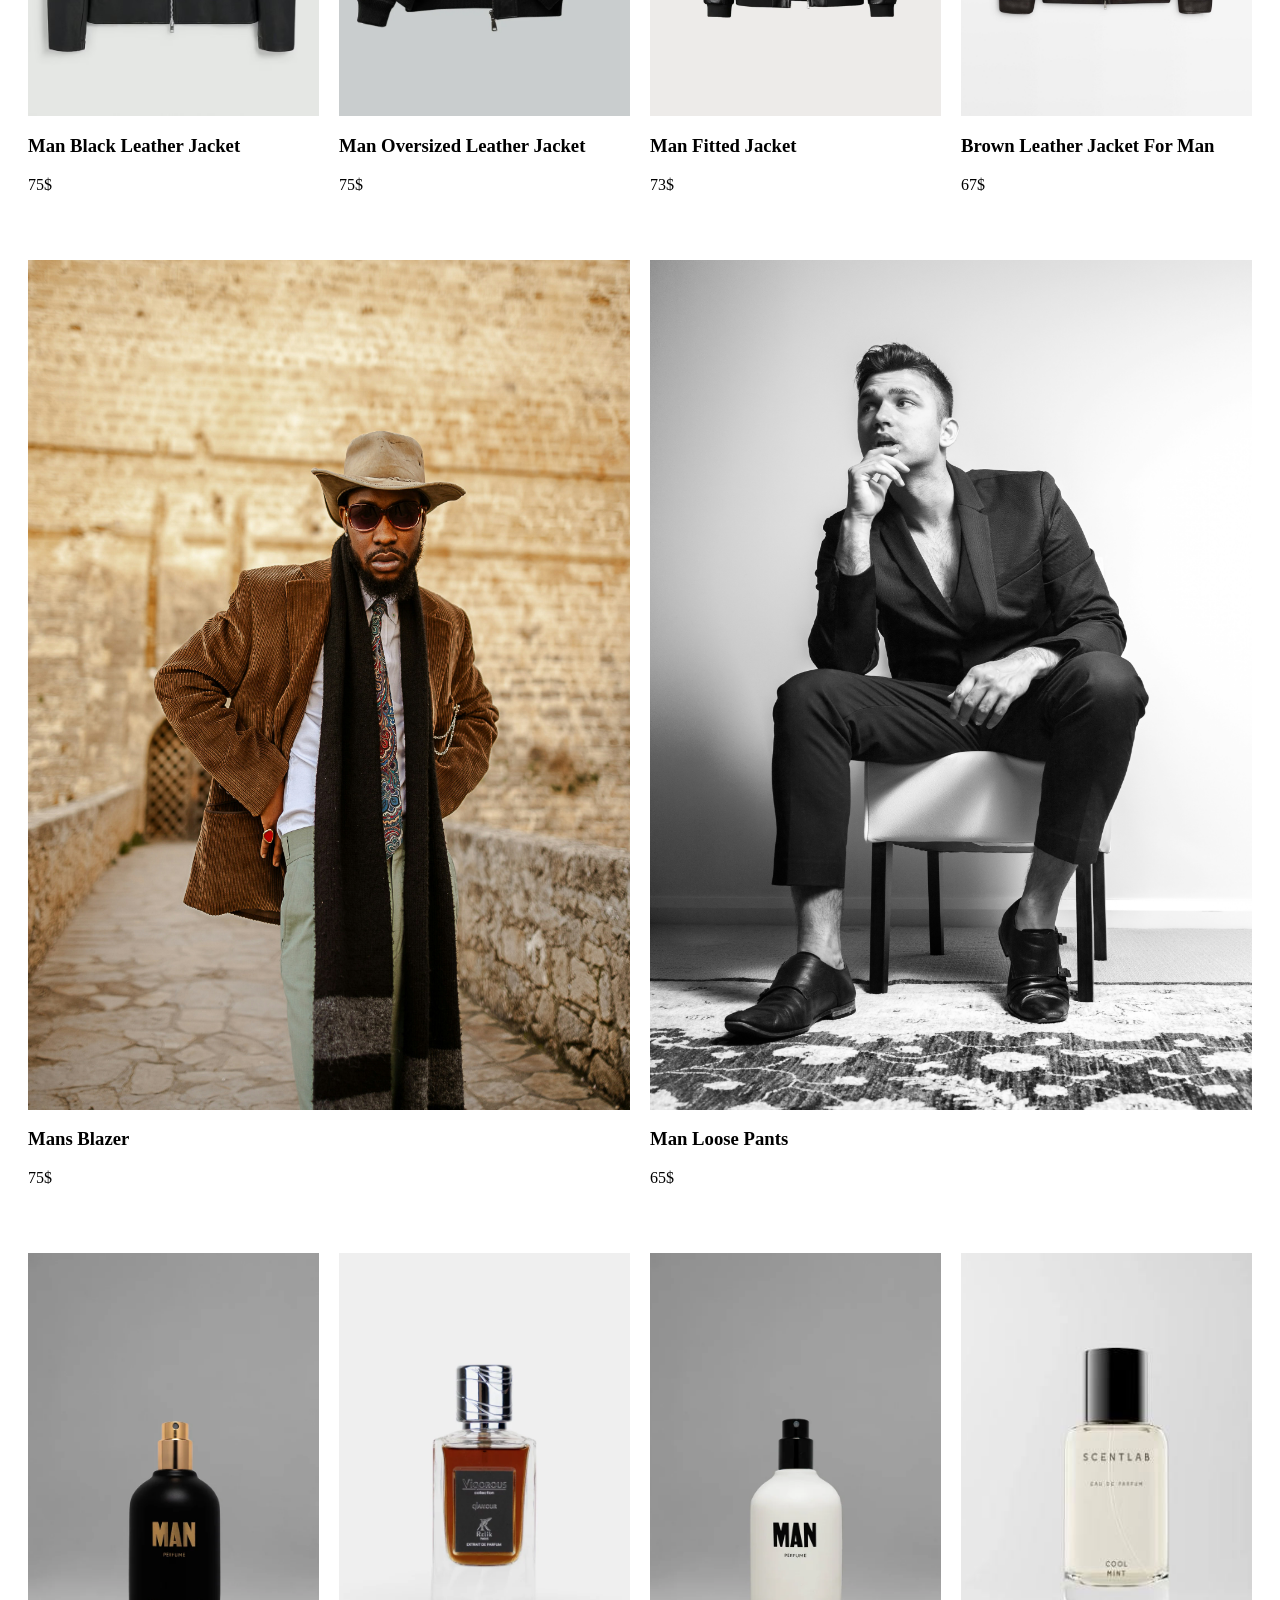
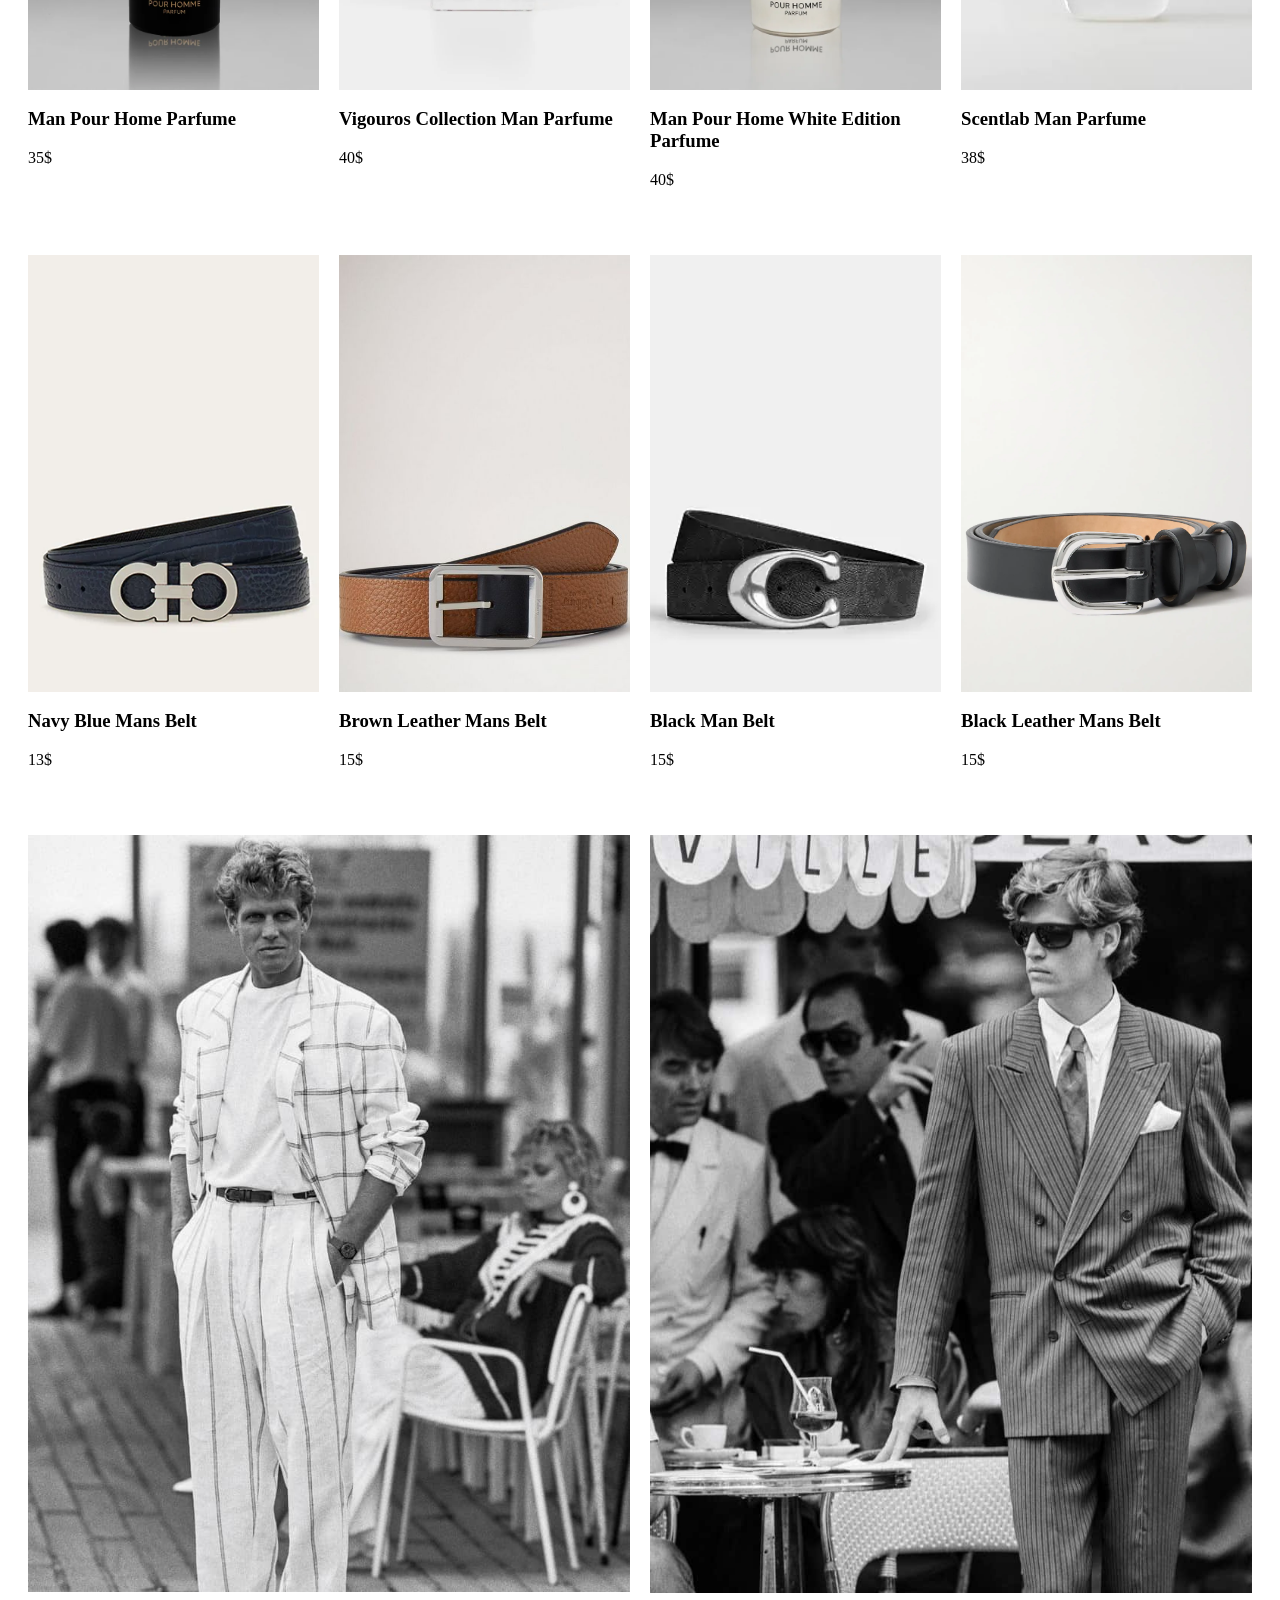
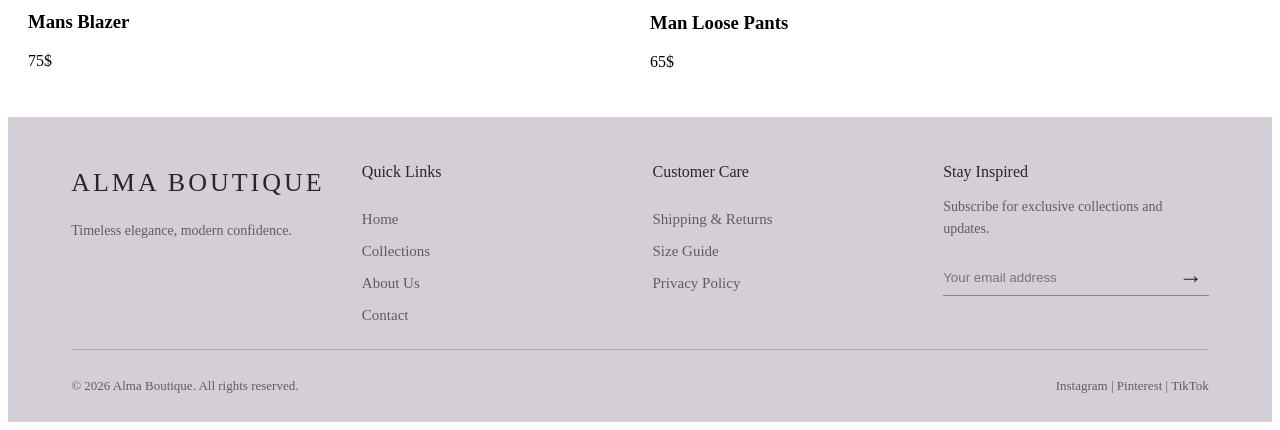
<file: alma-site-2/page3.html>
<!DOCTYPE html>
<html lang="en">
<head>
    <meta charset="UTF-8">
    <meta name="viewport" content="width=device-width, initial-scale=1.0">
    <title>Document</title>
     <link rel="stylesheet" href="style3.css">
    <link rel="stylesheet" href="common.css">
    <link rel="stylesheet" href="extras.css">
</head>
    <header>
        <div class="container">
       <nav class="nav-bar">

       <a href="./index.html" class="logo">
        <img src="./imagess/alma-logo.png" alt="Logo">
        </a>

            <button class="menu-toggle" aria-label="Open menu" aria-expanded="false">
            <span></span>
            <span></span>
            <span></span>
        </button>

            <div class="right-menu">
                <ul class="nav-bar">
        <li><a href="./index.html" >Home</a></li> 
        <li><a href="./page2.html" >Woman</a></li>
        <li><a href="./page3.html" >Men</a></li>
        <li><a href="./page4.html" >Child</a></li>
       <li> <a href="./page5.html" >New</a></li>
        <li><a href="./shop.html">Shop</a></li>
       <li><a href="./page6.html" >About Us</a></li> 
        </ul>
        
    </div>
    </nav>
    </header>
    <body>
        <section class="shirts-man">
            <div class="container">

                <div class="shirt-card">
                    <img src="./imagess/man1.jpg.webp" alt="">
                    <h3>White Loose Shirt For Man</h3>
                    <p>29$</p>
                </div>

                <div class="shirt-card">
                    <img src="./imagess/man2.jpg" alt="">
                    <h3>Light Green Man Shirt</h3>
                    <p>25$</p>
                </div>

                <div class="shirt-card">
                    <img src="./imagess/man3.jpg" alt="">
                    <h3>Pink Shirt For Man</h3>
                    <p>28$</p>
                </div>

                <div class="shirt-card">
                    <img src="./imagess/man4.jpg" alt="">
                    <h3>Blue Collar Slim Fit Shirt</h3>
                    <p>30$</p>
                </div>

            </div>
        </section>

        <section class="man-pants">
            <div class="container">
                <div class="pants-card">
                    <img src="./imagess/pants1.jpg.webp" alt="">
                    <h3>Beighe Slim Fit Pants For Man</h3>
                    <p>30$</p>
                </div>

                  <div class="pants-card">
                    <img src="./imagess/pants2.jpg.webp" alt="">
                    <h3>Black Fit Mans Pants </h3>
                    <p>35$</p>
                </div>

                  <div class="pants-card">
                    <img src="./imagess/pants3.jpg.webp" alt="">
                    <h3>Light Brown Pants For Man</h3>
                    <p>32$</p>
                </div>

                  <div class="pants-card4">
                    <img src="./imagess/pants4.jpg" alt="">
                    <h3>Brown Mans Pants</h3>
                    <p>29$</p>
                </div>
            </div>
        </section>

        <section class="man-jacket">
            <div class="container">
                <div class="man-jacket-card">
                    <img src="./imagess/man-j1.jpg" alt="">
                    <h3>Man Black Leather Jacket</h3>
                    <p>75$</p>
                </div>

                <div class="man-jacket-card">
                    <img src="./imagess/man-j2.webp" alt="">
                    <h3>Man Oversized Leather Jacket</h3>
                    <p>75$</p>
                </div>

                <div class="man-jacket-card">
                    <img src="./imagess/man-j3.png.webp" alt="">
                    <h3>Man Fitted Jacket</h3>
                    <p>73$</p>
                </div>

                <div class="man-jacket-card">
                    <img src="./imagess/man-j4.jpg" alt="">
                    <h3>Brown Leather Jacket For Man</h3>
                    <p>67$</p>
                </div>
            </div>
        </section>

        <section class="man-double">
            <div class="container">

                <div class="man-doubles-card">
                    <img src="./imagess/mans-photo1.jpg" alt="">
                    <h3>Mans Blazer</h3>
                    <p>75$</p>
                </div>

                <div class="man-doubles-card">
                    <img src="./imagess/mans-photo2.jpg" alt="">
                    <h3>Man Loose Pants</h3>
                    <p>65$</p>
                </div>

            </div>
        </section>

        <section class="man-pafumes">
            <div class="container">
                <div class="man-parfumes-card">
                    <img src="./imagess/man-pafume1.png.webp" alt="">
                    <h3>Man Pour Home Parfume</h3>
                    <p>35$</p>
                </div>

                <div class="man-parfumes-card">
                    <img src="./imagess/man-pafume2.jpg.webp" alt="">
                    <h3>Vigouros Collection Man Parfume</h3>
                    <p>40$</p>
                </div>

                <div class="man-parfumes-card">
                    <img src="./imagess/man-parfume3.png.webp" alt="">
                    <h3>Man Pour Home White Edition Parfume</h3>
                    <p>40$</p>
                </div>

                <div class="man-parfumes-card">
                    <img src="./imagess/man-parfume4.jpeg" alt="">
                    <h3>Scentlab Man Parfume</h3>
                    <p>38$</p>
                </div>
            </div>
        </section>

        <section class="belt-man">
            <div class="container">
                <div class="belt-man-card">
                    <img src="./imagess/belt1.jpg.webp" alt="">
                    <h3>Navy Blue Mans Belt</h3>
                    <p>13$</p>
                </div>

                <div class="belt-man-card">
                    <img src="./imagess/belt2.jpeg" alt="">
                    <h3>Brown Leather Mans Belt</h3>
                    <p>15$</p>
                </div>

                <div class="belt-man-card">
                    <img src="./imagess/belt-man3.webp" alt="">
                    <h3>Black Man Belt</h3>
                    <p>15$</p>
                </div>

                <div class="belt-man-card">
                    <img src="./imagess/belt4.jpg.webp" alt="">
                    <h3>Black Leather Mans Belt</h3>
                    <p>15$</p>
                </div>

            </div>
        </section>

         <section class="scarf-double">
            <div class="container">

                <div class="scarf-doubles-card">
                    <img src="./imagess/whitw1.jpg" alt="">
                    <h3>Mans Blazer</h3>
                    <p>75$</p>
                </div>

                <div class="scarf-doubles-card">
                    <img src="./imagess/white2.jpg" alt="">
                    <h3>Man Loose Pants</h3>
                    <p>65$</p>
                </div>

            </div>
        </section>


     <footer class="footer">
    <div class="footer-container">

        <div class="footer-brand">
            <h2>ALMA BOUTIQUE</h2>
            <p>Timeless elegance, modern confidence.</p>
        </div>

        <div class="footer-links">
            <h3>Quick Links</h3>
            <a href="./index.html">Home</a>
            <a href="./shop.html">Collections</a>
            <a href="./page6.html">About Us</a>
            <a href="#">Contact</a>
        </div>

        <div class="footer-links">
            <h3>Customer Care</h3>
            <a href="#">Shipping & Returns</a>
            <a href="#">Size Guide</a>
            <a href="#">Privacy Policy</a>
        </div>

        <div class="footer-newsletter">
            <h3>Stay Inspired</h3>
            <p>Subscribe for exclusive collections and updates.</p>

            <form>
                <input type="email" placeholder="Your email address">
                <button type="submit">→</button>
            </form>
        </div>

    </div>

    <div class="footer-bottom">
        <p>© 2026 Alma Boutique. All rights reserved.</p>
        <p>Instagram | Pinterest | TikTok</p>
    </div>
</footer>


<script src="menu.js"></script>
<script src="site.js"></script>
</body>
</html>
</file>
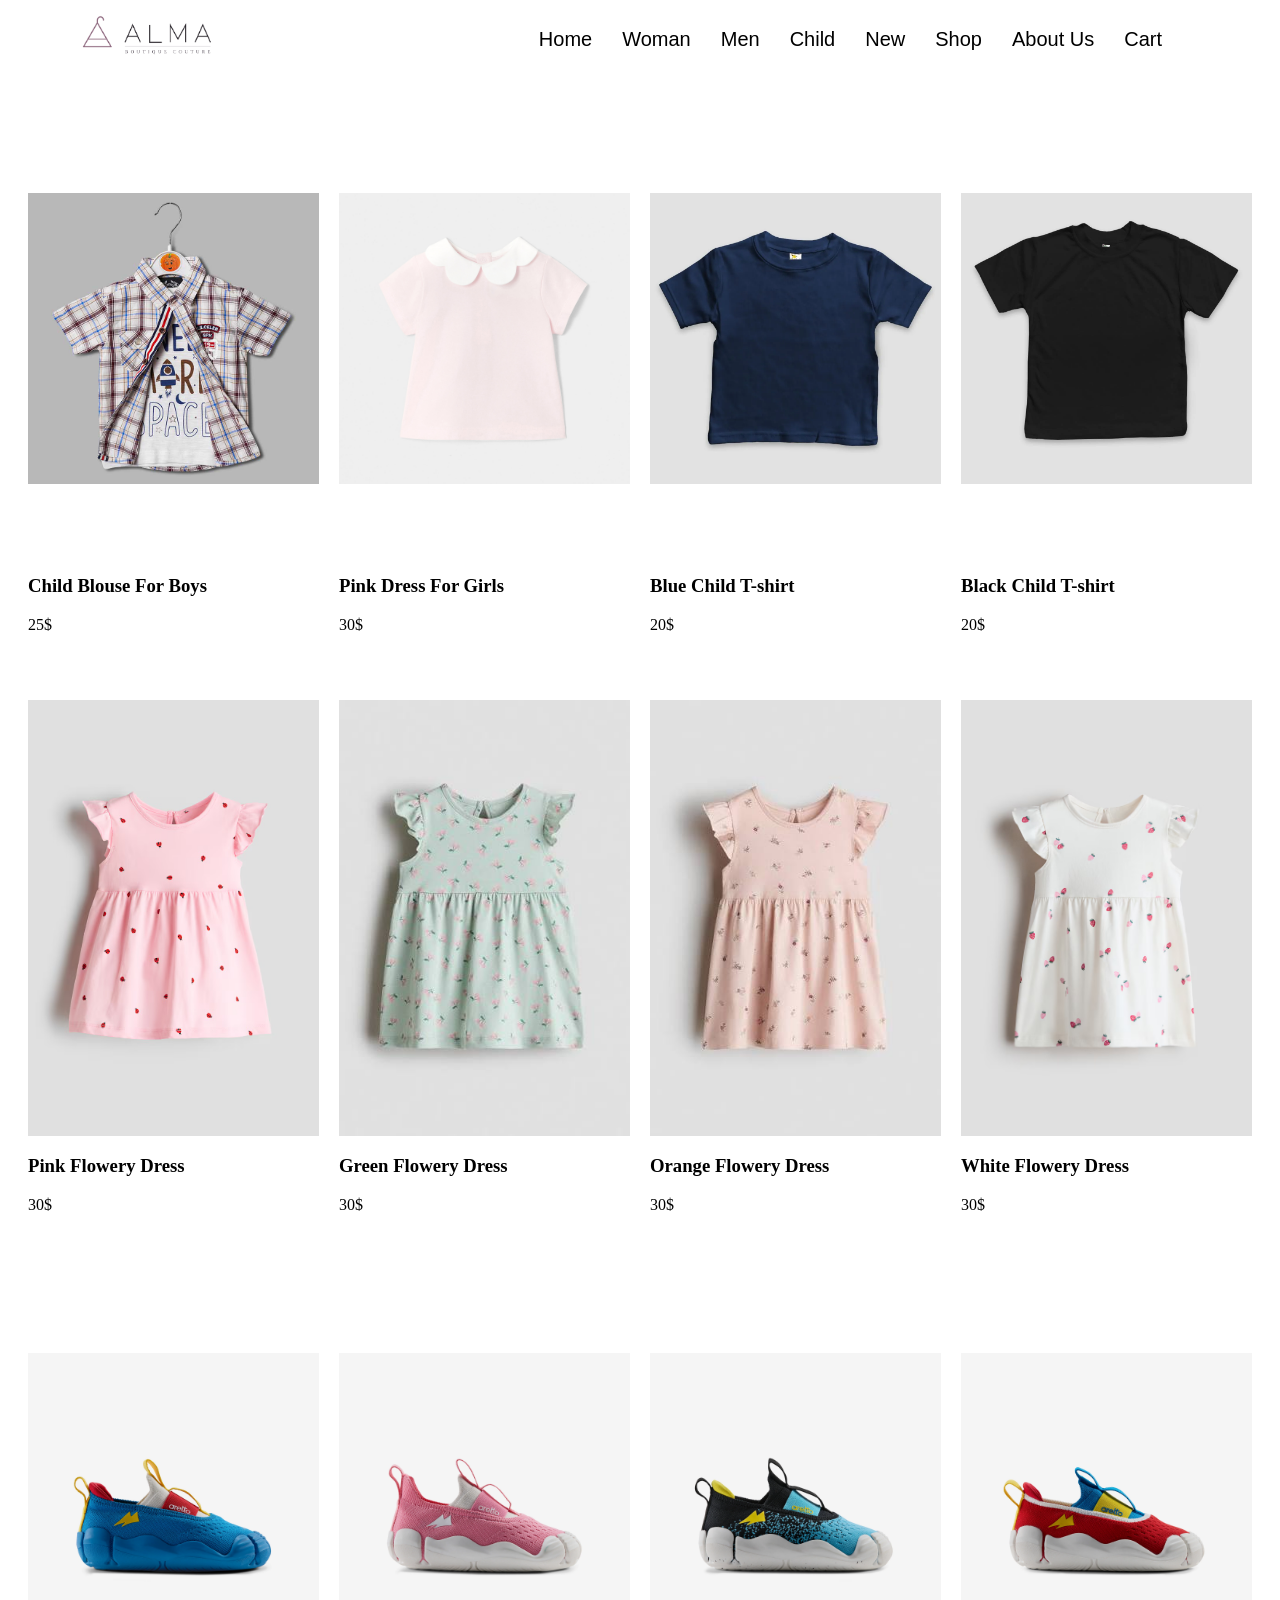
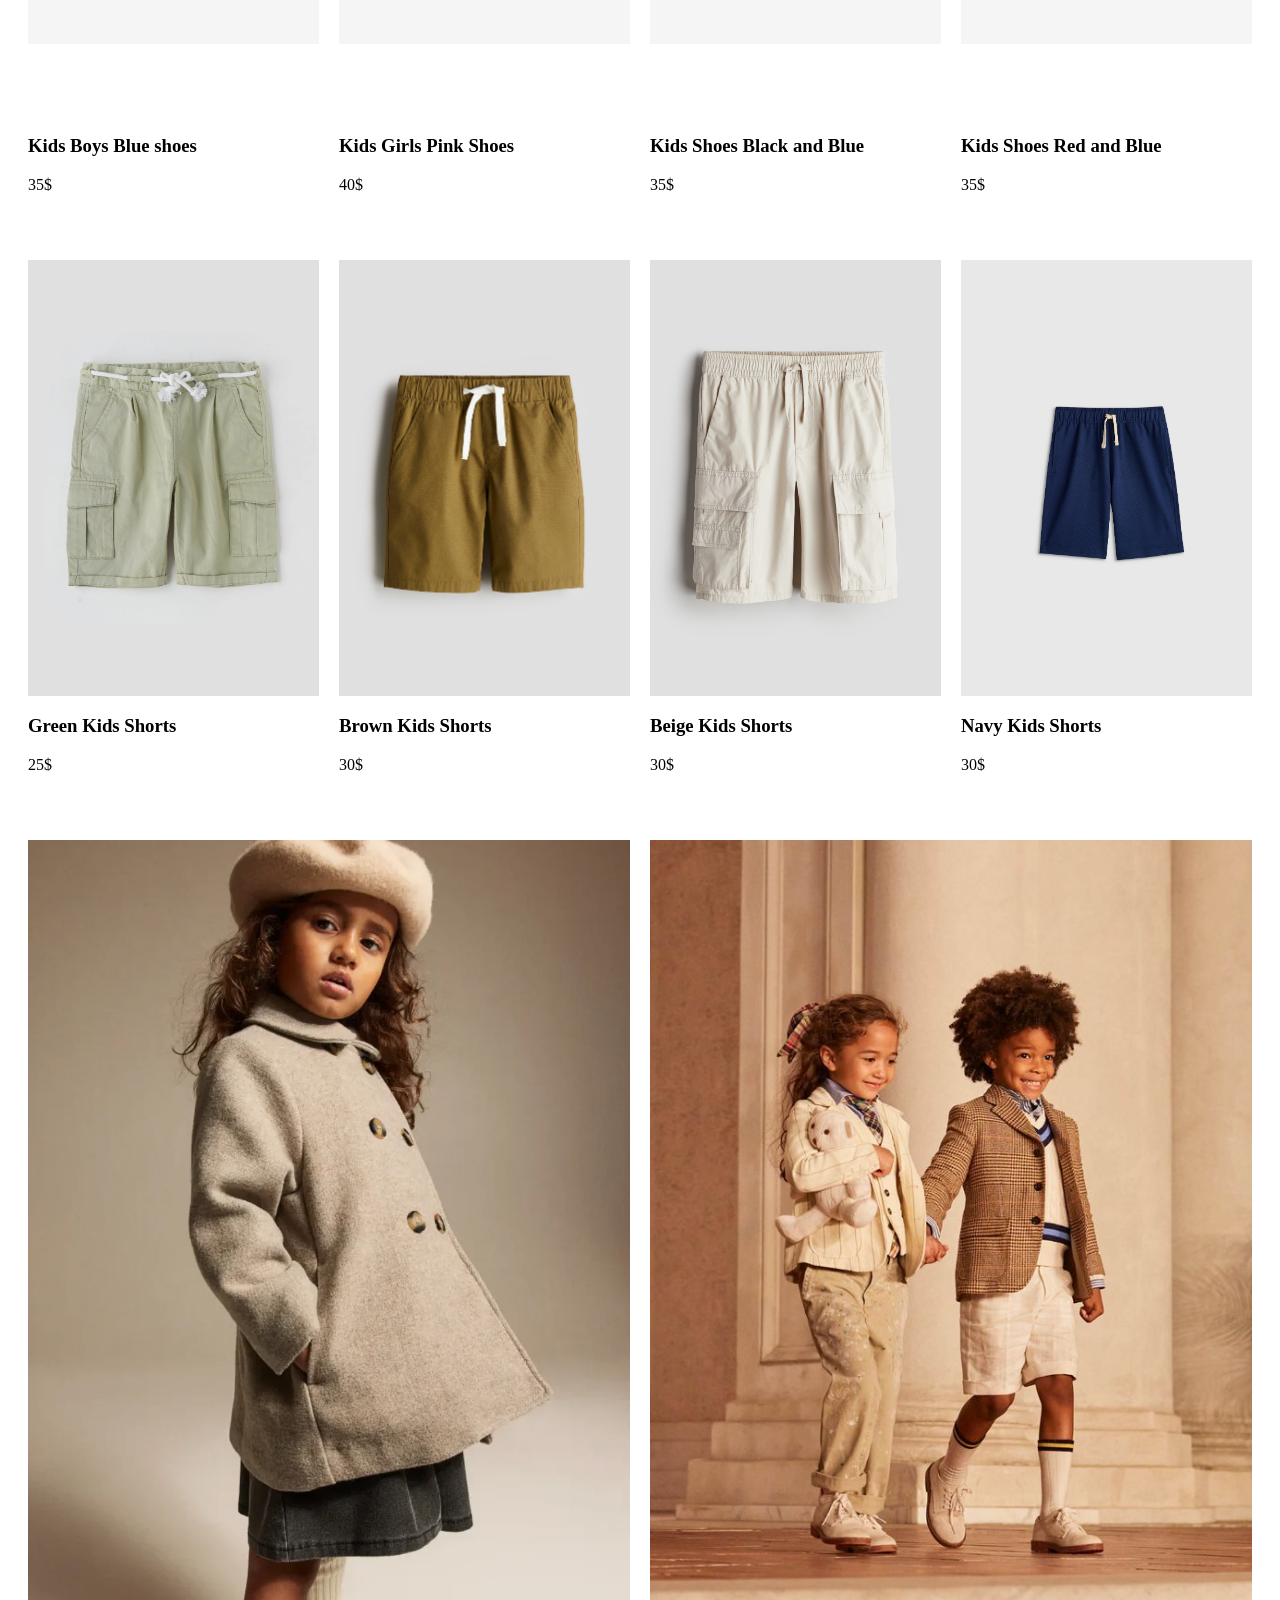
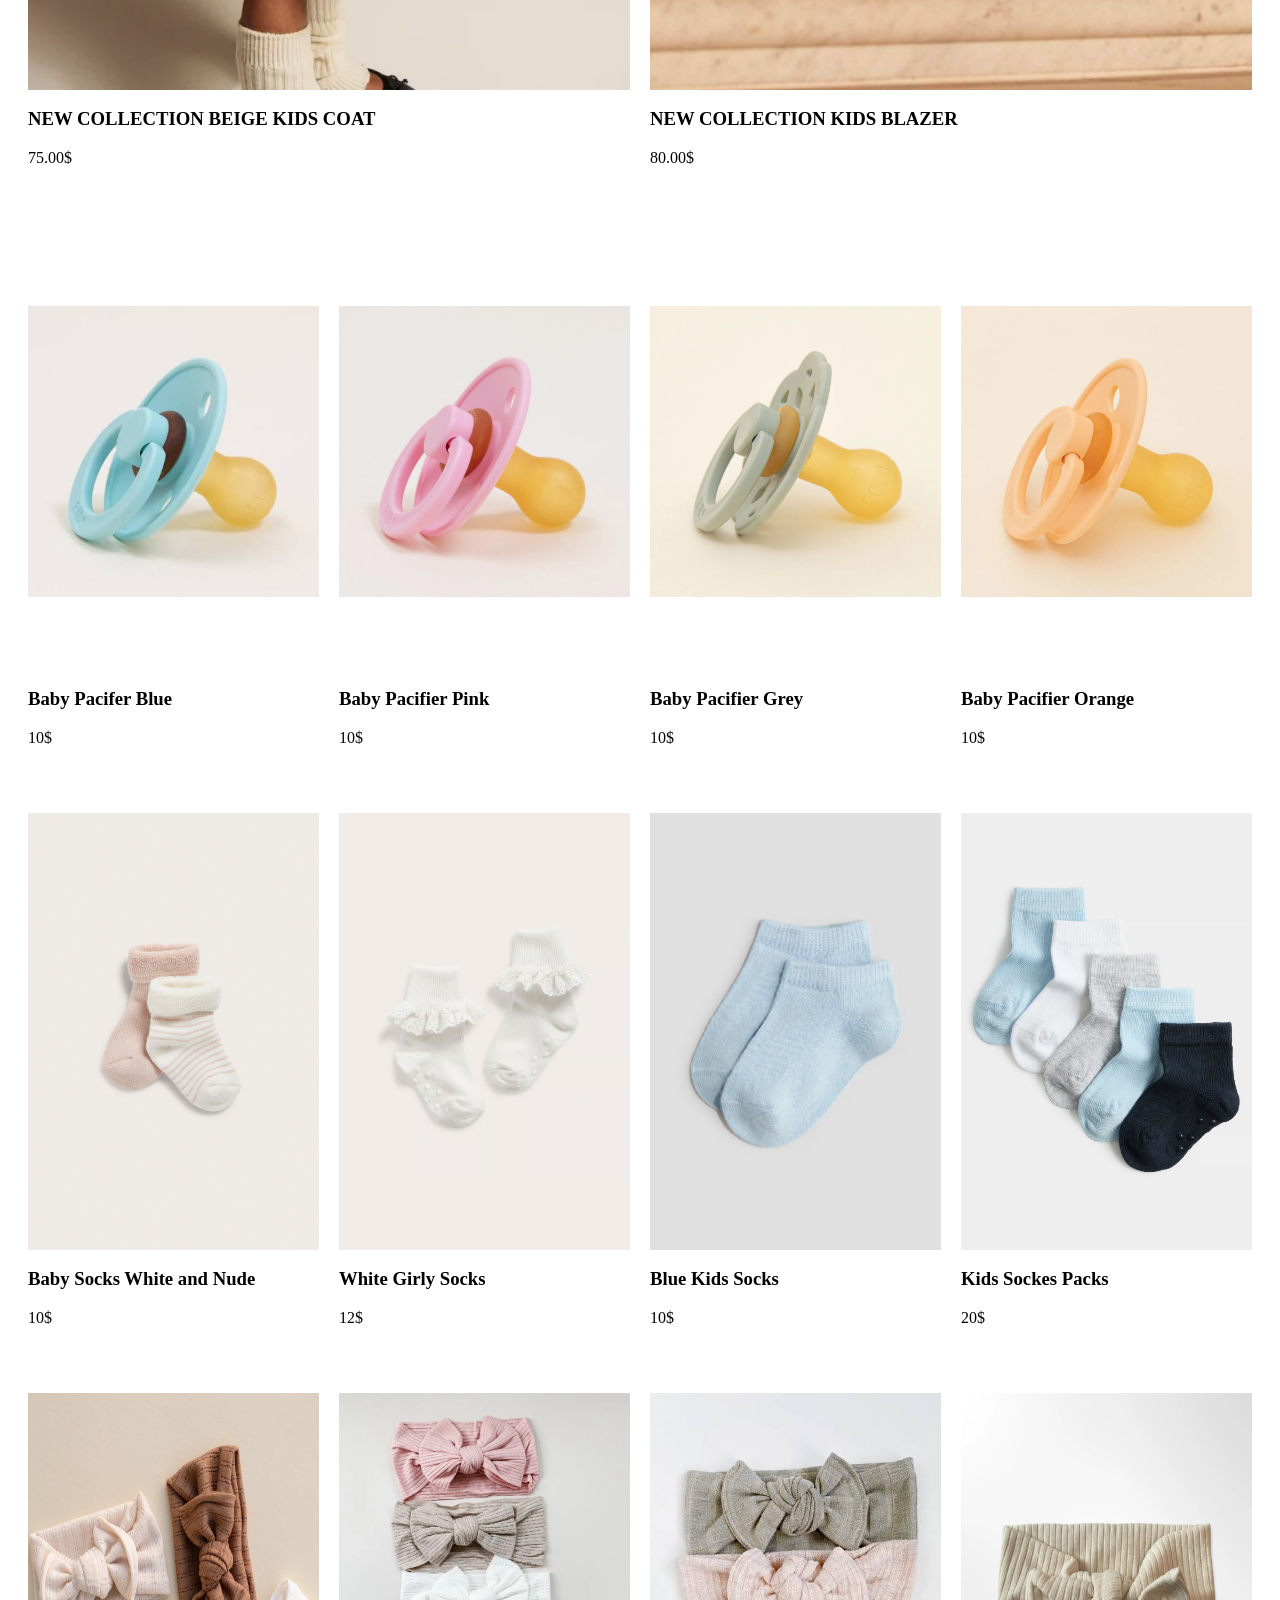
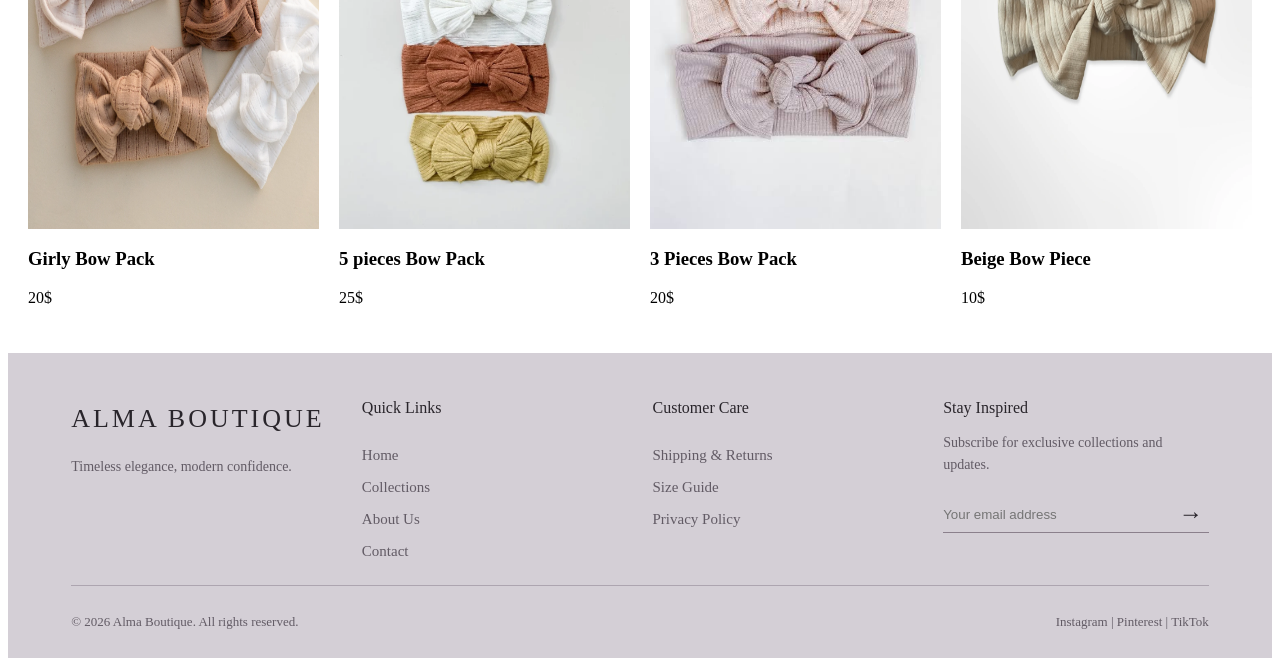
<file: alma-site-2/page4.html>
<!DOCTYPE html>
<html lang="en">
<head>
    <meta charset="UTF-8">
    <meta name="viewport" content="width=device-width, initial-scale=1.0">
    <title>Document</title>
    <link rel="stylesheet" href="style4.css">
    <link rel="stylesheet" href="common.css">
    <link rel="stylesheet" href="extras.css">
</head>
<header>
    <div class="container">
        <nav class="nav-bar">

        <a href="./index.html" class="logo">
        <img src="./imagess/alma-logo.png" alt="Logo">
        </a>

            <button class="menu-toggle" aria-label="Open menu" aria-expanded="false">
            <span></span>
            <span></span>
            <span></span>
        </button>

            <div class="right-menu">
                <ul class="nav-bar">
        <li><a href="./index.html" >Home</a></li> 
        <li><a href="./page2.html" >Woman</a></li>
        <li><a href="./page3.html" >Men</a></li>
        <li><a href="./page4.html" >Child</a></li>
       <li> <a href="./page5.html" >New</a></li>
        <li><a href="./shop.html">Shop</a></li>
       <li><a href="./page6.html" >About Us</a></li> 
        </ul>
        
    </div>
    </nav>
</header>
<body>
    <section class="child-blouse">
        <div class="container">
            <div class="blouse-card">
                <img src="./imagess/child1.jpg" alt="">
                <h3>Child Blouse For Boys</h3>
                <p>25$</p>
            </div>

            <div class="blouse-card">
                <img src="./imagess/child2.jpeg" alt="">
                <h3>Pink Dress For Girls</h3>
                <p>30$</p>
            </div>

            <div class="blouse-card">
                <img src="./imagess/child3.jpg.webp" alt="">
                <h3>Blue Child T-shirt</h3>
                <p>20$</p>
            </div>

            <div class="blouse-card">
                <img src="./imagess/child4.jpg" alt="">
                <h3>Black Child T-shirt</h3>
                <p>20$</p>
            </div>
        </div>
    </section>

    <section class="dresses">
        <div class="container">
            <div class="dresess-card">
                <img src="./imagess/fustan1.jpg" alt="">
                <h3>Pink Flowery Dress </h3>
                <p>30$</p>
            </div>

            <div class="dresess-card">
                <img src="./imagess/fustan2.jpeg" alt="">
                <h3>Green Flowery Dress</h3>
                <p>30$</p>
            </div>

            <div class="dresess-card">
                <img src="./imagess/fustan3.jpeg" alt="">
                <h3>Orange Flowery Dress</h3>
                <p>30$</p>
            </div>

            <div class="dresess-card">
                <img src="./imagess/fustan4.jpg" alt="">
                <h3>White Flowery Dress</h3>
                <p>30$</p>
            </div>
        </div>
    </section>
   

    <section class="baby-shoes">
        <div class="container">

            <div class="baby-shoes-card">
                <img src="./imagess/baby-sh1.jpg.webp" alt="">
                <h3>Kids Boys Blue shoes</h3>
                <p>35$</p>
            </div>

            <div class="baby-shoes-card">
                <img src="./imagess/baby-sh2.jpg.webp" alt="">
                <h3>Kids Girls Pink Shoes</h3>
                <p>40$</p>
            </div>

            <div class="baby-shoes-card">
                <img src="./imagess/baby-sh3.jpg.webp" alt="">
                <h3>Kids Shoes Black and Blue</h3>
                <p>35$</p>
            </div>

            <div class="baby-shoes-card">
                <img src="./imagess/baby-sh4.jpg.webp" alt="">
                <h3>Kids Shoes Red and Blue</h3>
                <p>35$</p>
            </div>
        </div>
    </section>

    <section class="kids-shorts">
        <div class="container">
            <div class="kids-shorts-card1">
                <img src="./imagess/shorts1.jpg.webp" alt="">
                <h3>Green Kids Shorts</h3>
                <p>25$</p>
            </div>

            <div class="kids-shorts-card">
                <img src="./imagess/shorts2.jpg" alt="">
                <h3>Brown Kids Shorts</h3>
                <p>30$</p>
            </div>

            <div class="kids-shorts-card">
                <img src="./imagess/shorts3.jpg" alt="">
                <h3>Beige Kids Shorts</h3>
                <p>30$</p>
            </div>

            <div class="kids-shorts-card2">
                <img src="./imagess/shorts4.jpg" alt="">
                <h3>Navy Kids Shorts</h3>
                <p>30$</p>
            </div>
        </div>
    </section>

    <section class="kids-cards">
        <div class="container">

            <div class="kids-card">
                <img src="./imagess/kids-double1.webp" alt="">
                <h3>NEW COLLECTION BEIGE KIDS COAT</h3>
                <p>75.00$</p>
            </div>
            <div class="kids-card">
                <img src="./imagess/kids-double2.jpg" alt="">
                <h3>NEW COLLECTION KIDS BLAZER</h3>
                <p>80.00$</p>
            </div>
        </div>
    </section>
    <section class="baby-pacifier">
        <div class="container">
            <div class="pacifier-card">
                <img src="./imagess/pacifier1.jpeg" alt="">
                <h3>Baby Pacifer Blue</h3>
                <p>10$</p>
            </div>

             <div class="pacifier-card">
                <img src="./imagess/pacifier2.jpg.webp" alt="">
                <h3>Baby Pacifier Pink</h3>
                <p>10$</p>
            </div>

             <div class="pacifier-card">
                <img src="./imagess/pacifer3.jpg.webp" alt="">
                <h3>Baby Pacifier Grey</h3>
                <p>10$</p>
            </div>

             <div class="pacifier-card">
                <img src="./imagess/pacifier4.jpg.webp" alt="">
                <h3>Baby Pacifier Orange</h3>
                <p>10$</p>
            </div>
        </div>
    </section>
    <section class="socks-cards">
        <div class="container">
            <div class="sock-card">
                <img src="./imagess/sock1.jpg" alt="">
                <h3>Baby Socks White and Nude</h3>
                <p>10$</p>
            </div>

               <div class="sock-card">
                <img src="./imagess/sock2.jpg" alt="">
                <h3>White Girly Socks</h3>
                <p>12$</p>
            </div>

               <div class="sock-card">
                <img src="./imagess/sock3.jpg" alt="">
                <h3>Blue Kids Socks</h3>
                <p>10$</p>
            </div>

               <div class="sock-card4">
                <img src="./imagess/sock4.jpg" alt="">
                <h3>Kids Sockes Packs</h3>
                <p>20$</p>
            </div>
        </div>
    </section>

    <section class="bow-cards">
        <div class="container">
            <div class="bow-card1">
                <img src="./imagess/bows1.png.webp" alt="">
                <h3>Girly Bow Pack</h3>
                <p>20$</p>
            </div>

              <div class="bow-card">
                <img src="./imagess/bows2.jpg.webp" alt="">
                <h3>5 pieces Bow Pack</h3>
                <p>25$</p>
            </div>

              <div class="bow-card">
                <img src="./imagess/bows3.jpeg" alt="">
                <h3>3 Pieces Bow Pack</h3>
                <p>20$</p>
            </div>

              <div class="bow-card1">
                <img src="./imagess/bows4.png.webp" alt="">
                <h3>Beige Bow Piece</h3>
                <p>10$</p>
            </div>
        </div>
    </section>

     <footer class="footer">
    <div class="footer-container">

        <div class="footer-brand">
            <h2>ALMA BOUTIQUE</h2>
            <p>Timeless elegance, modern confidence.</p>
        </div>

        <div class="footer-links">
            <h3>Quick Links</h3>
            <a href="./index.html">Home</a>
            <a href="./shop.html">Collections</a>
            <a href="./page6.html">About Us</a>
            <a href="#">Contact</a>
        </div>

        <div class="footer-links">
            <h3>Customer Care</h3>
            <a href="#">Shipping & Returns</a>
            <a href="#">Size Guide</a>
            <a href="#">Privacy Policy</a>
        </div>

        <div class="footer-newsletter">
            <h3>Stay Inspired</h3>
            <p>Subscribe for exclusive collections and updates.</p>

            <form>
                <input type="email" placeholder="Your email address">
                <button type="submit">→</button>
            </form>
        </div>

    </div>

    <div class="footer-bottom">
        <p>© 2026 Alma Boutique. All rights reserved.</p>
        <p>Instagram | Pinterest | TikTok</p>
    </div>
</footer>




<script src="menu.js"></script>
<script src="site.js"></script>
</body>
</html>
</file>
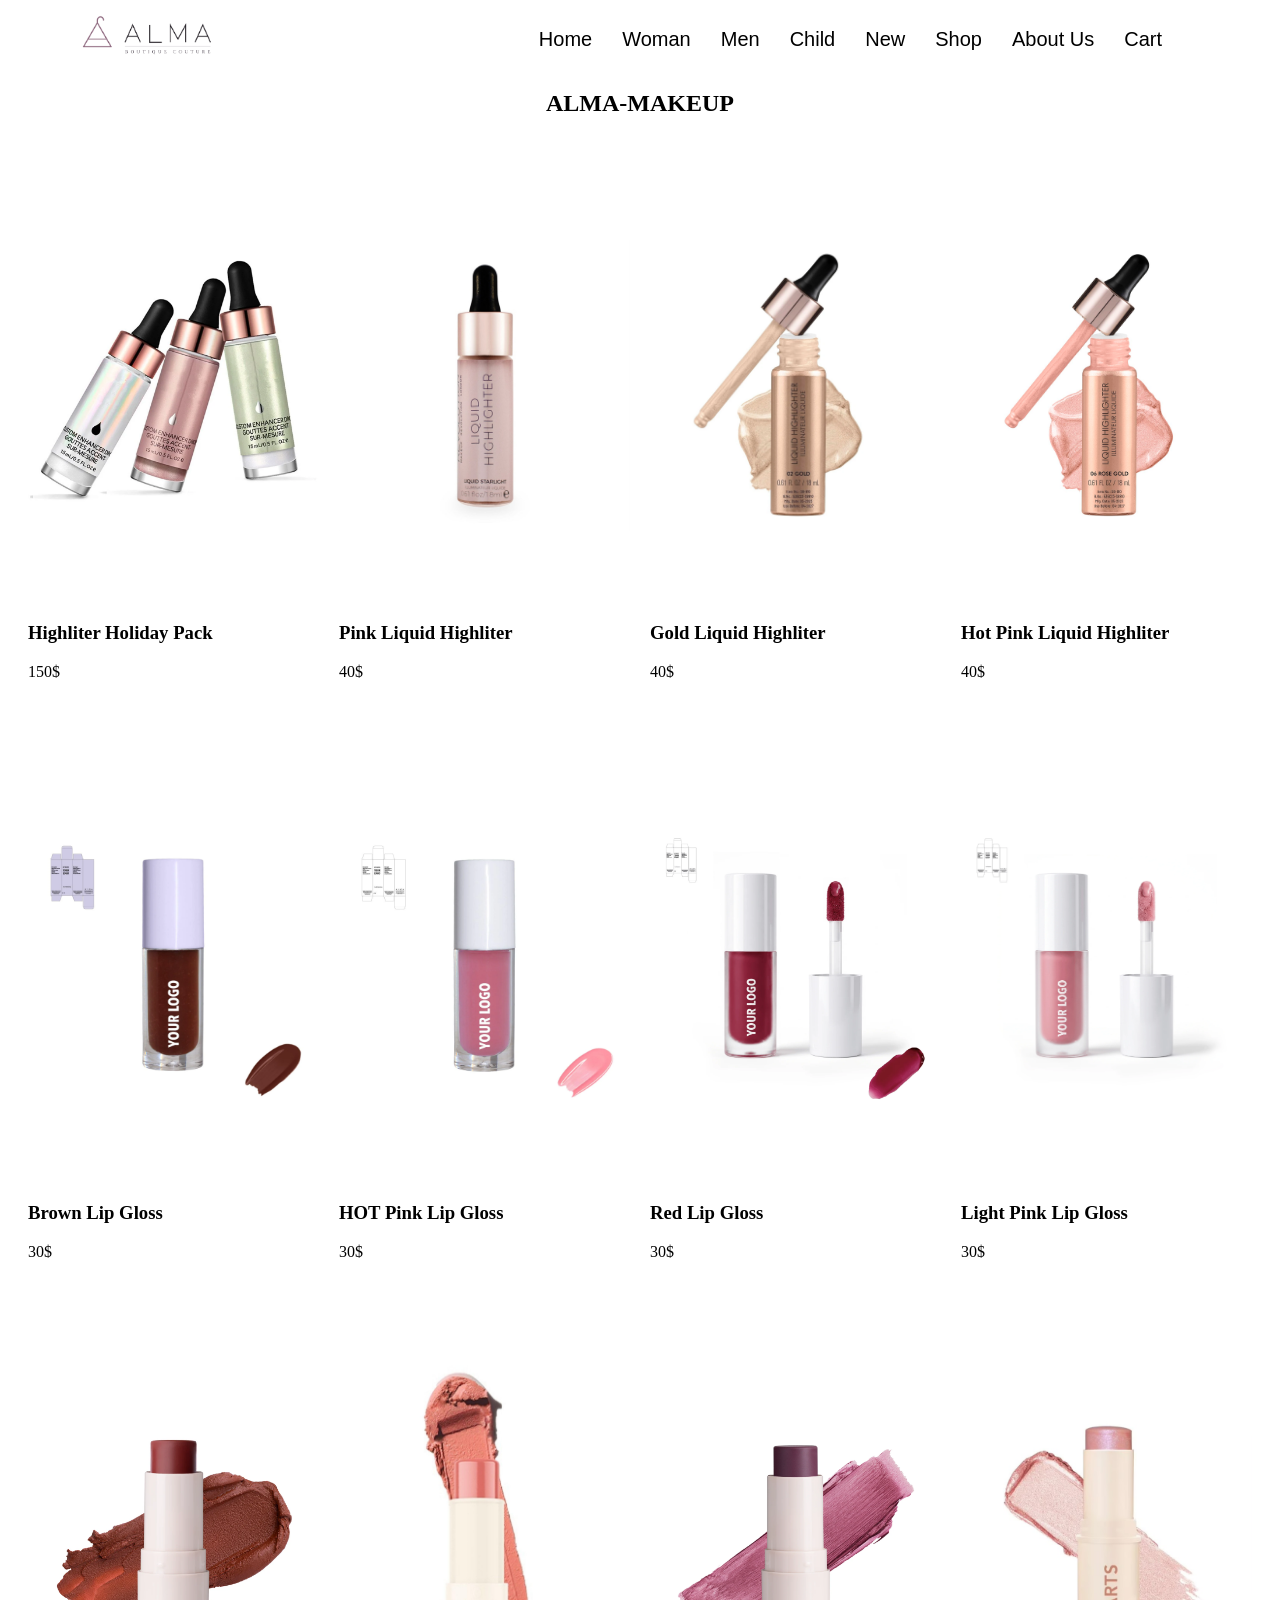
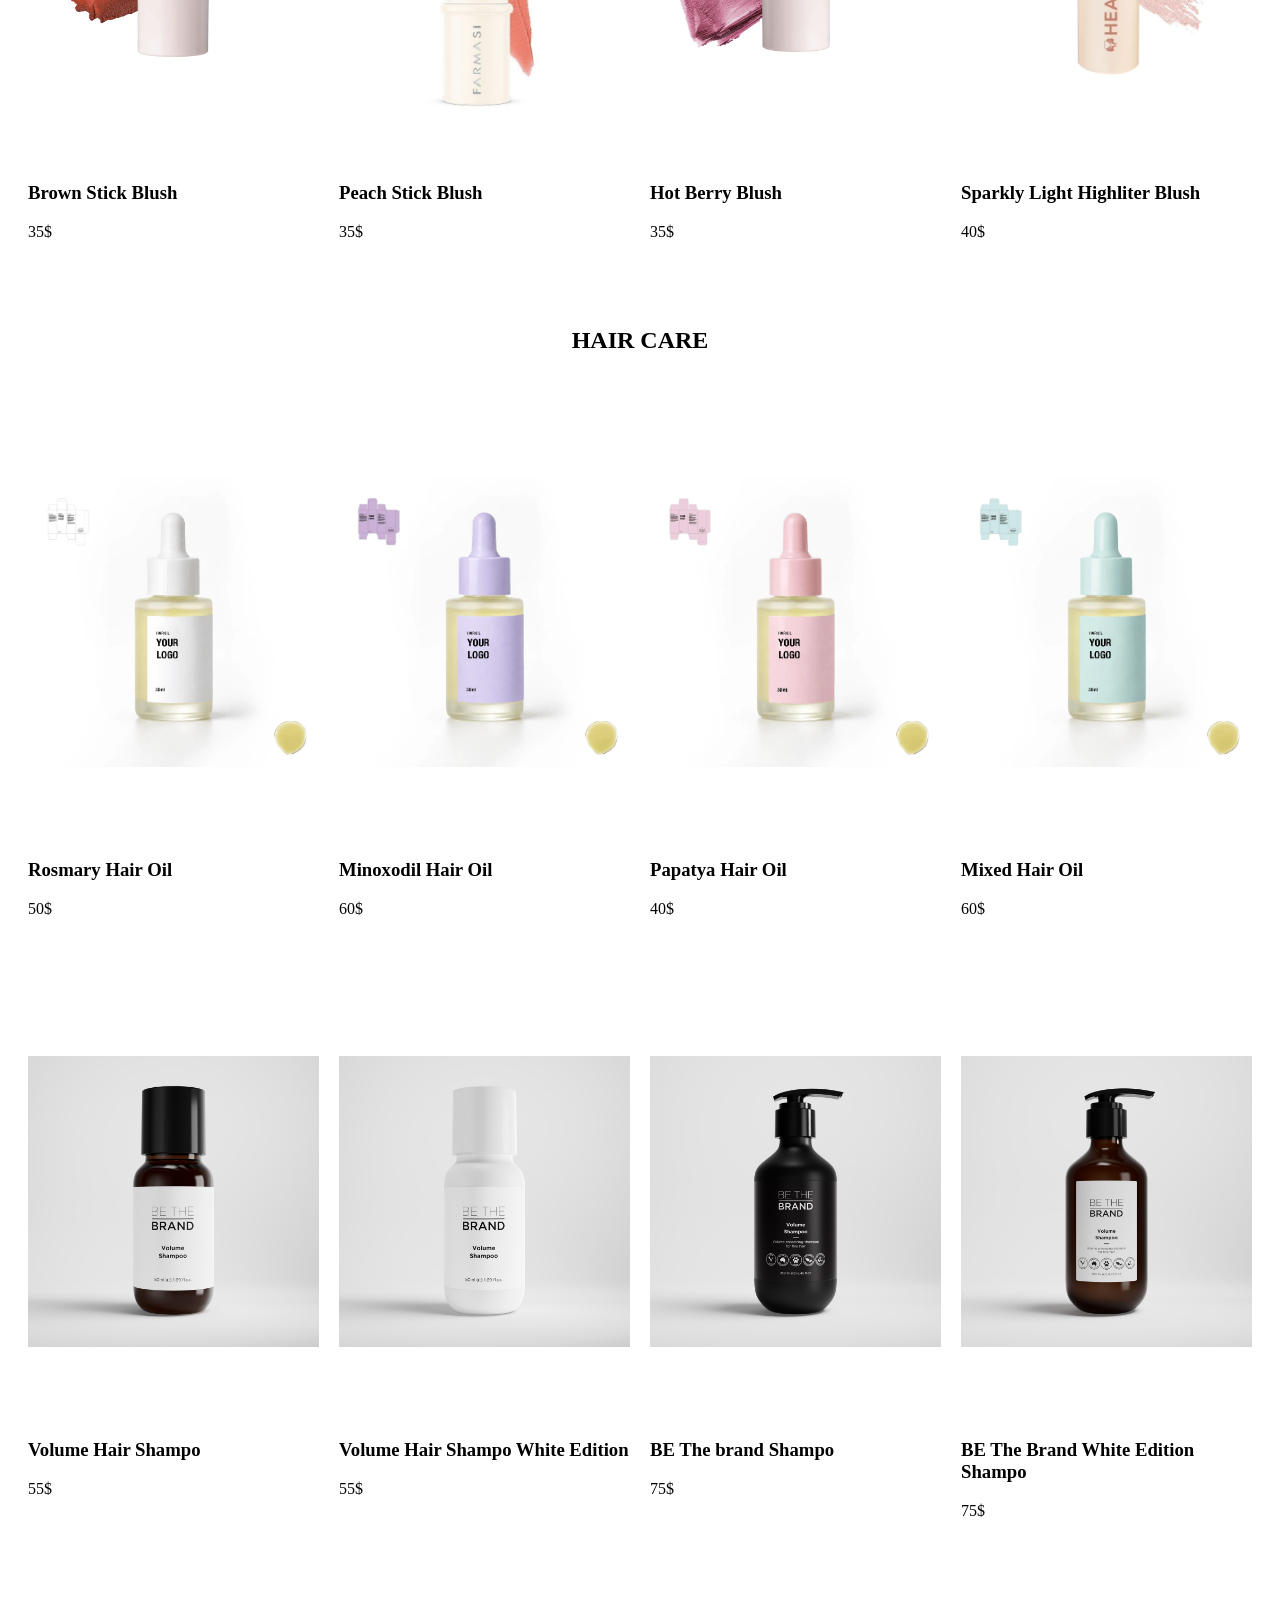
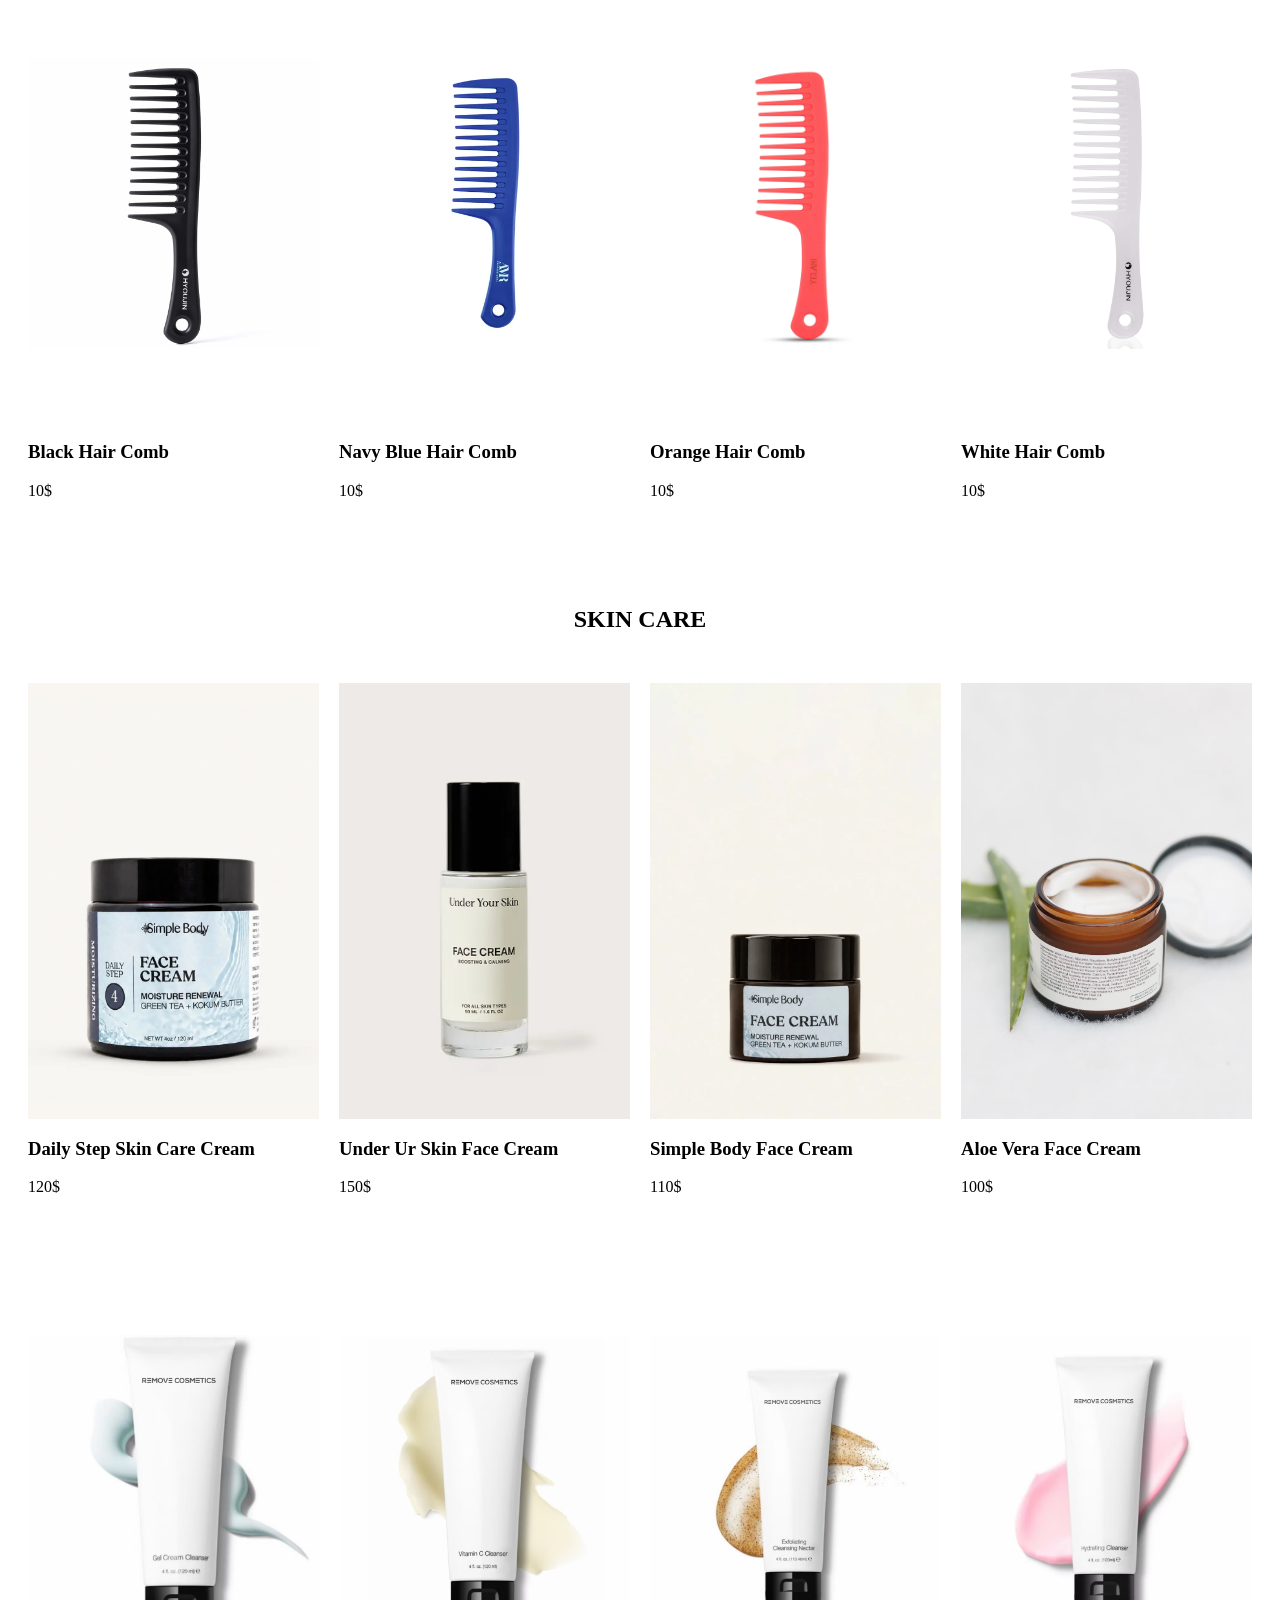
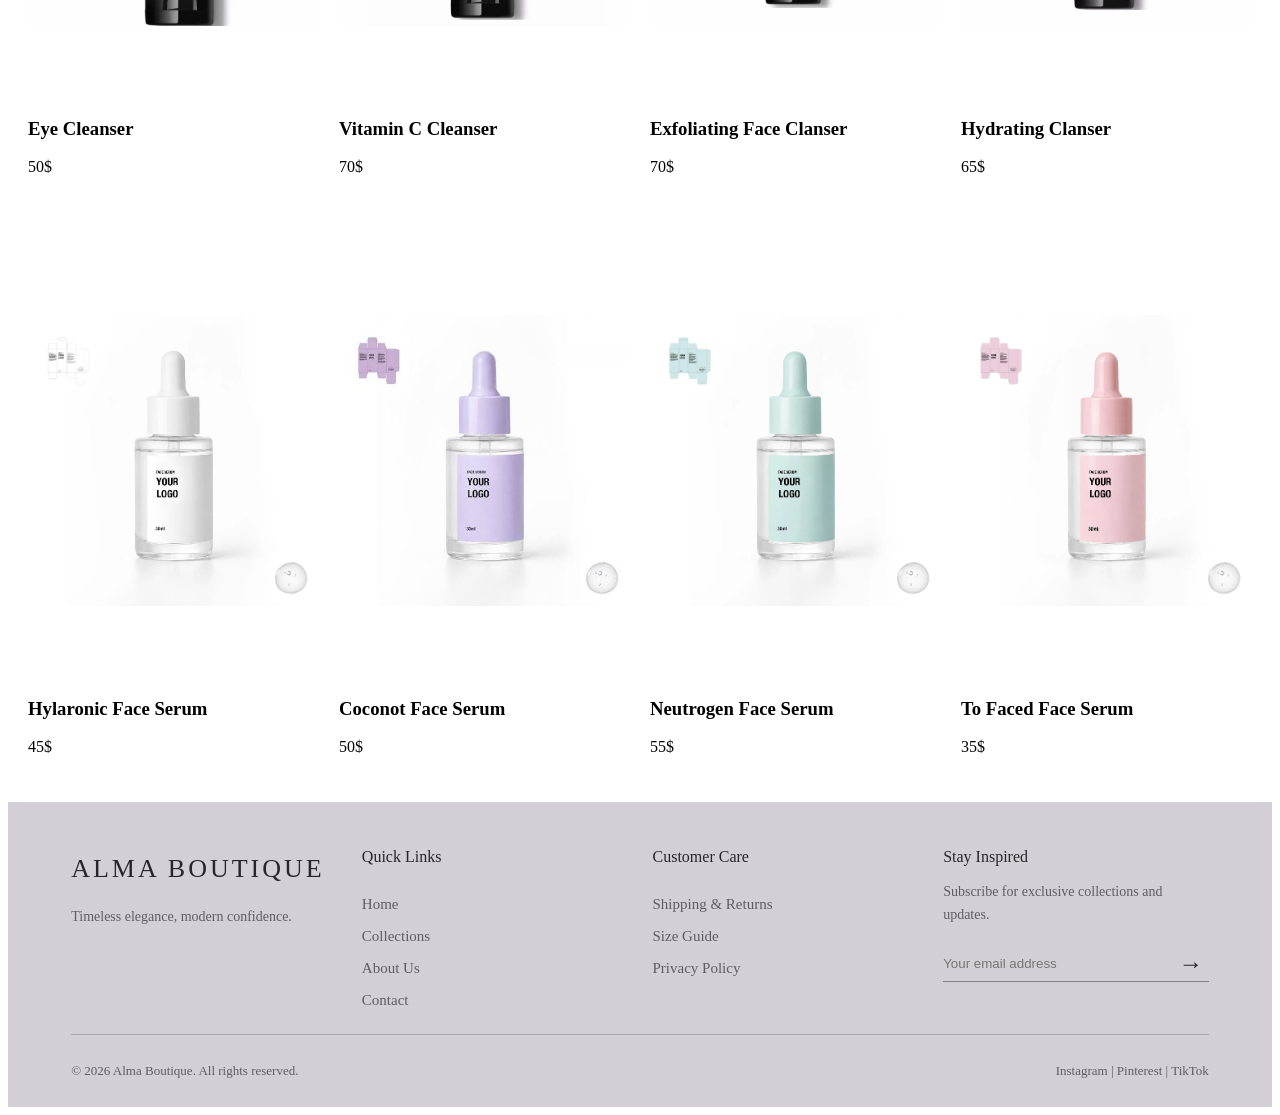
<file: alma-site-2/page5.html>
<!DOCTYPE html>
<html lang="en">
<head>
    <meta charset="UTF-8">
    <meta name="viewport" content="width=device-width, initial-scale=1.0">
    <title>New</title>
    <link rel="stylesheet" href="style5.css">
    <link rel="stylesheet" href="common.css">
    <link rel="stylesheet" href="extras.css">
</head>

    <header>
    <div class="container">
    <nav class="nav-bar">

        <a href="./index.html" class="logo">
        <img src="./imagess/alma-logo.png" alt="Logo">
        </a>
        
            <button class="menu-toggle" aria-label="Open menu" aria-expanded="false">
            <span></span>
            <span></span>
            <span></span>
        </button>

            <div class="right-menu">
                <ul class="nav-bar">
        <li><a href="./index.html" >Home</a></li> 
        <li><a href="./page2.html" >Woman</a></li>
        <li><a href="./page3.html" >Men</a></li>
        <li><a href="./page4.html" >Child</a></li>
       <li> <a href="./page5.html" >New</a></li>
        <li><a href="./shop.html">Shop</a></li>
       <li><a href="./page6.html" >About Us</a></li> 
        </ul>
        
    </div>
    </nav>

    </header>
<body>
    <section class="Makeup">
        <h1>ALMA-MAKEUP</h1>


        <div class="container">
            <div class="highliter-card">
                <img src="./imagess/highliter1.jpg.webp" alt="">
                <h3>Highliter Holiday Pack</h3>
                <p>150$</p>
            </div>
             <div class="highliter-card">
                <img src="./imagess/highliter2.jpg" alt="">
                <h3>Pink Liquid Highliter</h3>
                <p>40$</p>
            </div>
             <div class="highliter-card">
                <img src="./imagess/heighliter3.webp" alt="">
                <h3>Gold Liquid Highliter</h3>
                <p>40$</p>
            </div>
             <div class="highliter-card">
                <img src="./imagess/highliter4.jpeg" alt="">
                <h3>Hot Pink Liquid Highliter</h3>
                <p>40$</p>
            </div>
        </div>

        <div class="container">
            
            <div class="Lipgloss-card">
                <img src="./imagess/lipgloss1.jpg.webp" alt="">
                <h3>Brown Lip Gloss</h3>
                <p>30$</p>
            </div>
            <div class="Lipgloss-card">
                <img src="./imagess/lipgloss2.jpg.webp" alt="">
                <h3>HOT Pink Lip Gloss</h3>
                <p>30$</p>
            </div>
            <div class="Lipgloss-card">
                <img src="./imagess/lipgloss3.png.webp" alt="">
                <h3>Red Lip Gloss</h3>
                <p>30$</p>
            </div>
            <div class="Lipgloss-card">
                <img src="./imagess/lipgloss4.png.webp" alt="">
                <h3>Light Pink Lip Gloss</h3>
                <p>30$</p>
            </div>
            
            
        </div> 

        <div class="container">
            <div class="blush-card1">
                <img src="./imagess/blush1.png.webp" alt="">
                <h3>Brown Stick Blush</h3>
                <p>35$</p>
            </div>

            <div class="blush-card">
                <img src="./imagess/blush2.jpg" alt="">
                <h3>Peach Stick Blush</h3>
                <p>35$</p>
            </div>

            <div class="blush-card1">
                <img src="./imagess/blush3.png.webp" alt="">
                <h3>Hot Berry Blush</h3>
                <p>35$</p>
            </div>

            <div class="blush-card">
                <img src="./imagess/blush4.jpg" alt="">
                <h3>Sparkly Light Highliter Blush</h3>
                <p>40$</p>
            </div>
        </div>

    </section>
    <section class="Hair-Care">
        <h1>HAIR CARE</h1>
        <div class="container">
            <div class="hair-oil">
                <img src="./imagess/hair-oil1.png.webp" alt="">
                <h3>Rosmary Hair Oil</h3>
                <p>50$</p>
            </div>

              <div class="hair-oil">
                <img src="./imagess/hair-oil2.png.webp" alt="">
                <h3>Minoxodil Hair Oil</h3>
                <p>60$</p>
            </div>

              <div class="hair-oil">
                <img src="./imagess/hair-oil3.png.webp" alt="">
                <h3>Papatya Hair Oil</h3>
                <p>40$</p>
            </div>

              <div class="hair-oil">
                <img src="./imagess/hair-oil4.png.webp" alt="">
                <h3>Mixed Hair Oil</h3>
                <p>60$</p>
            </div>
        </div>

        <div class="container">
           
            <div class="shampo-card">
            <img src="./imagess/shampo1.jpg" alt="">
            <h3>Volume Hair Shampo</h3>
            <p>55$</p>     
        </div>
       

         <div class="shampo-card">
            <img src="./imagess/shampo2.jpg" alt="">
            <h3>Volume Hair Shampo White Edition</h3>
            <p>55$</p>
            </div>
        

         <div class="shampo-card">
            <img src="./imagess/shampo3.jpg" alt="">
            <h3>BE The brand Shampo</h3>
            <p>75$</p>
            </div>
        

         <div class="shampo-card">
            <img src="./imagess/shampo4.jpg" alt="">
            <h3>BE The Brand White Edition Shampo</h3>
            <p>75$</p>
            </div>
        </div>

        <div class="container">
            <div class="comb-card">
                <img src="./imagess/comb1.jpg.webp" alt="">
                <h3>Black Hair Comb</h3>
                <p>10$</p>
            </div>

              <div class="comb-card">
                <img src="./imagess/comb2.jpg.webp" alt="">
                <h3>Navy Blue Hair Comb</h3>
                <p>10$</p>
            </div>

              <div class="comb-card">
                <img src="./imagess/comb3.jpg.webp" alt="">
                <h3>Orange Hair Comb</h3>
                <p>10$</p>
            </div>

              <div class="comb-card">
                <img src="./imagess/comb4.jpg" alt="">
                <h3>White Hair Comb</h3>
                <p>10$</p>
            </div>
        </div>
    </section>

    <section class="Skin-care">
        <h1>SKIN CARE</h1>
        <div class="container">
            
            <div class="cream-card">
            <img src="./imagess/cream1.webp" alt="">
            <h3>Daily Step Skin Care Cream</h3>
            <p>120$</p>
            </div>

              <div class="cream-card">
            <img src="./imagess/cream2.webp" alt="">
            <h3>Under Ur Skin Face Cream</h3>
            <p>150$</p>
            </div>

              <div class="cream-card">
            <img src="./imagess/cream3.webp" alt="">
            <h3>Simple Body Face Cream</h3>
            <p>110$</p>
            </div>

              <div class="cream-card">
            <img src="./imagess/cream4.jpg.webp" alt="">
            <h3>Aloe Vera Face Cream</h3>
            <p>100$</p>
            </div>
        </div>

        <div class="container">
            <div class="cleanser-card">
                <img src="./imagess/cleanser1.jpg" alt="">
                <h3>Eye Cleanser</h3>
                <p>50$</p>
            </div>

            <div class="cleanser-card">
                <img src="./imagess/cleanser2.jpg" alt="">
                <h3>Vitamin C Cleanser</h3>
                <p>70$</p>
            </div>

            <div class="cleanser-card3">
                <img src="./imagess/cleanser3.jpg" alt="">
                <h3>Exfoliating Face Clanser</h3>
                <p>70$</p>
            </div>

            <div class="cleanser-card">
                <img src="./imagess/cleanser4.jpg" alt="">
                <h3>Hydrating Clanser</h3>
                <p>65$</p>
            </div>
        </div>

        <div class="container">
            <div class="serum-card">
                <img src="./imagess/serum1.png.webp" alt="">
                <h3>Hylaronic Face Serum</h3>
                <p>45$</p>
            </div>

            <div class="serum-card">
                <img src="./imagess/serum2.jpeg" alt="">
                <h3>Coconot Face Serum</h3>
                <p>50$</p>
            </div>

            <div class="serum-card">
                <img src="./imagess/serum3.webp" alt="">
                <h3>Neutrogen Face Serum</h3>
                <p>55$</p>
            </div>

            <div class="serum-card">
                <img src="./imagess/serum4.png.webp" alt="">
                <h3>To Faced Face Serum</h3>
                <p>35$</p>
            </div>
            </div>

    </section>
              <footer class="footer">
    <div class="footer-container">

        <div class="footer-brand">
            <h2>ALMA BOUTIQUE</h2>
            <p>Timeless elegance, modern confidence.</p>
        </div>

        <div class="footer-links">
            <h3>Quick Links</h3>
            <a href="./index.html">Home</a>
            <a href="./shop.html">Collections</a>
            <a href="./page6.html">About Us</a>
            <a href="#">Contact</a>
        </div>

        <div class="footer-links">
            <h3>Customer Care</h3>
            <a href="#">Shipping & Returns</a>
            <a href="#">Size Guide</a>
            <a href="#">Privacy Policy</a>
        </div>

        <div class="footer-newsletter">
            <h3>Stay Inspired</h3>
            <p>Subscribe for exclusive collections and updates.</p>

            <form>
                <input type="email" placeholder="Your email address">
                <button type="submit">→</button>
            </form>
        </div>

    </div>

    <div class="footer-bottom">
        <p>© 2026 Alma Boutique. All rights reserved.</p>
        <p>Instagram | Pinterest | TikTok</p>
    </div>
</footer>

        


<script src="menu.js"></script>
<script src="site.js"></script>
</body>
</html>
</file>
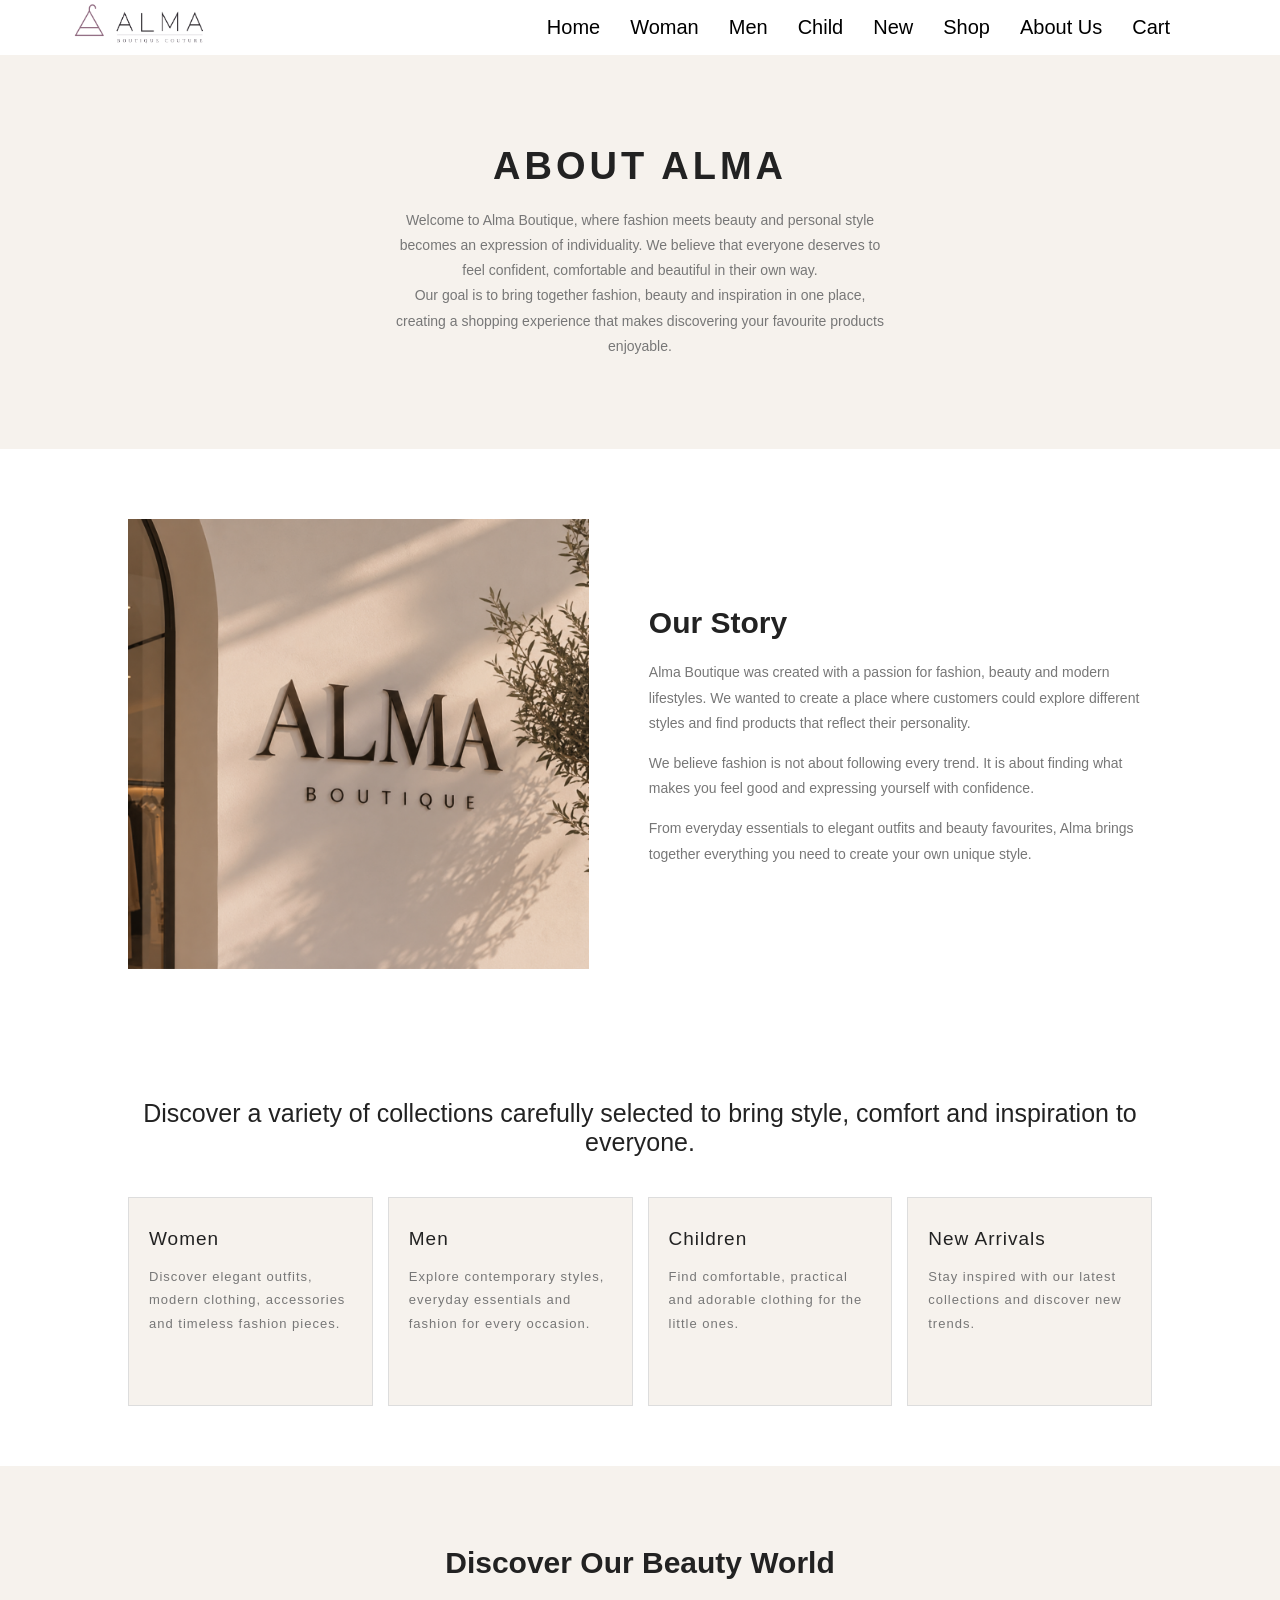
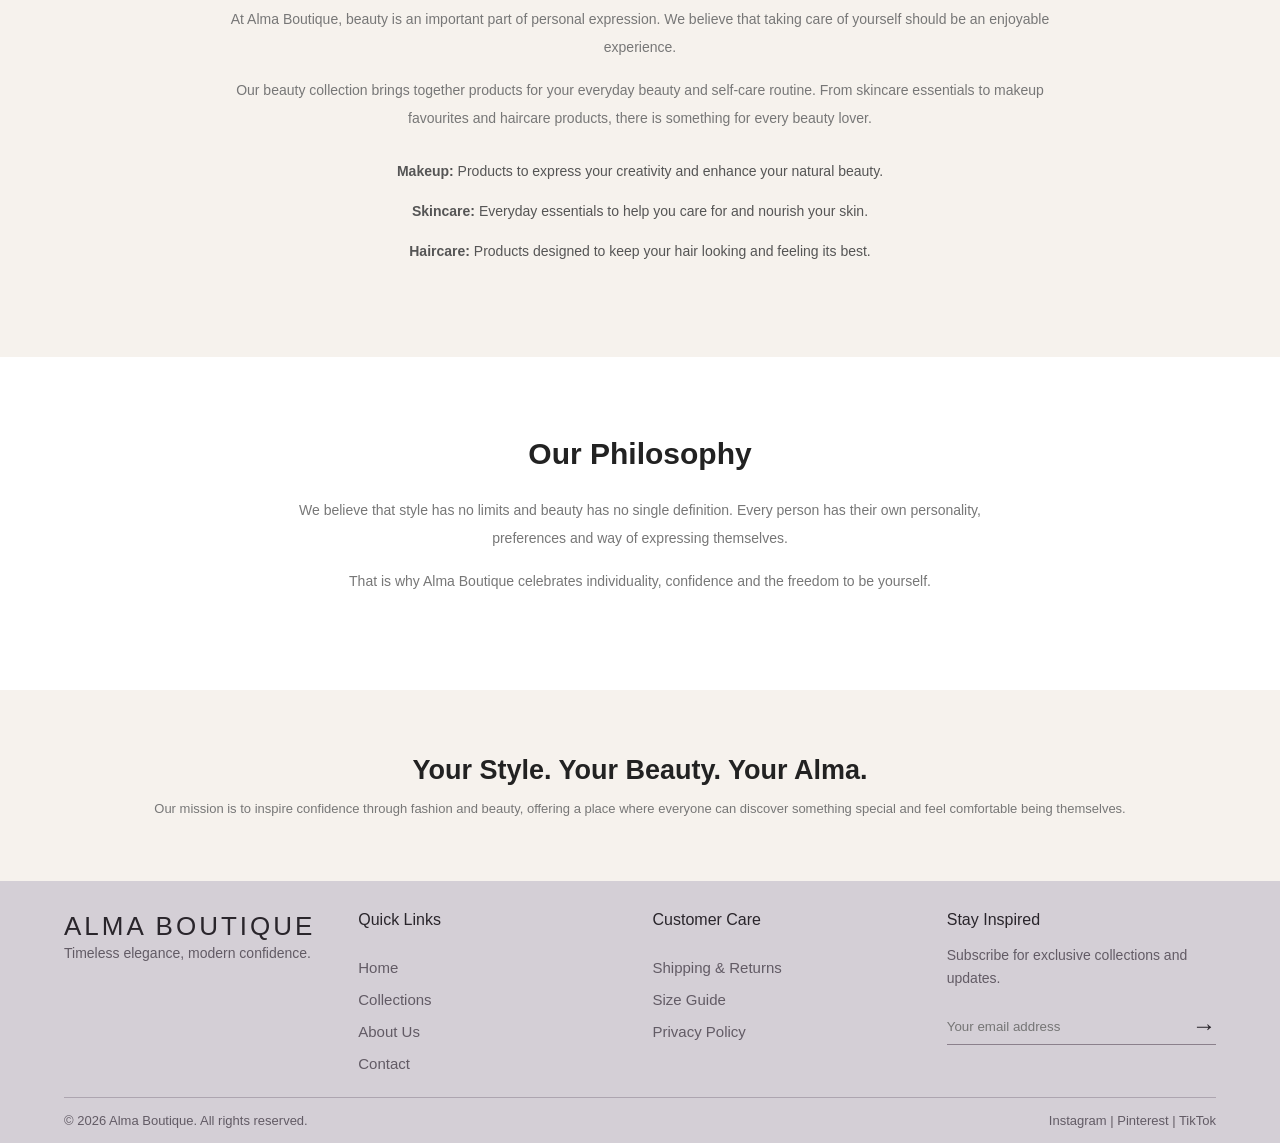
<file: alma-site-2/page6.html>
<!DOCTYPE html>
<html lang="en">
<head>
    <meta charset="UTF-8">
    <meta name="viewport" content="width=device-width, initial-scale=1.0">
    <title>About Us | Alma Boutique</title>
    <link rel="stylesheet" href="style6.css">

    <link href="https://fonts.googleapis.com/css2?family=Playfair+Display:wght@400;500;600&family=Poppins:wght@300;400;500&display=swap" rel="stylesheet">
    <link rel="stylesheet" href="common.css">
    <link rel="stylesheet" href="extras.css">
</head>
  <header>
    <div class="container">
    <nav class="nav-bar">

        <a href="./index.html" class="logo">
        <img src="./imagess/alma-logo.png" alt="Logo">
        </a>

            <button class="menu-toggle" aria-label="Open menu" aria-expanded="false">
            <span></span>
            <span></span>
            <span></span>
        </button>

            <div class="right-menu">
                <ul class="nav-bar">
        <li><a href="./index.html" >Home</a></li> 
        <li><a href="./page2.html" >Woman</a></li>
        <li><a href="./page3.html" >Men</a></li>
        <li><a href="./page4.html" >Child</a></li>
       <li> <a href="./page5.html" >New</a></li>
        <li><a href="./shop.html">Shop</a></li>
       <li><a href="./page6.html" >About Us</a></li> 
        </ul>
        
    </div>
    </nav>

    </header>
<body>
   <main>

        <!-- ABOUT INTRODUCTION -->
        <section class="about">
            <h1>ABOUT ALMA</h1>

            <p>
                Welcome to Alma Boutique, where fashion meets beauty
                and personal style becomes an expression of individuality.
                We believe that everyone deserves to feel confident,
                comfortable and beautiful in their own way.
            </p>

            <p>
                Our goal is to bring together fashion, beauty and
                inspiration in one place, creating a shopping experience
                that makes discovering your favourite products enjoyable.
            </p>
        </section>


        <!-- OUR STORY -->
        <section class="story">

            <img src="imagess/Alma Boutique in Warm Sunlight.png" alt="Alma Boutique">

            <div class="story-content">
                <h2>Our Story</h2>

                <p>
                    Alma Boutique was created with a passion for fashion,
                    beauty and modern lifestyles. We wanted to create
                    a place where customers could explore different styles
                    and find products that reflect their personality.
                </p>

                <p>
                    We believe fashion is not about following every trend.
                    It is about finding what makes you feel good and
                    expressing yourself with confidence.
                </p>

                <p>
                    From everyday essentials to elegant outfits and
                    beauty favourites, Alma brings together everything
                    you need to create your own unique style.
                </p>
            </div>

        </section>


        <!-- OUR COLLECTIONS -->
        <section class="categories">

            

            <p>
                Discover a variety of collections carefully selected
                to bring style, comfort and inspiration to everyone.
            </p>

            <div class="category-list">
                <div>
                    <h3>Women</h3>
                    <p>Discover elegant outfits, modern clothing,
                    accessories and timeless fashion pieces.</p>
                </div>

                <div>
                    <h3>Men</h3>
                    <p>Explore contemporary styles, everyday essentials
                    and fashion for every occasion.</p>
                </div>

                <div>
                    <h3>Children</h3>
                    <p>Find comfortable, practical and adorable
                    clothing for the little ones.</p>
                </div>

                <div>
                    <h3>New Arrivals</h3>
                    <p>Stay inspired with our latest collections
                    and discover new trends.</p>
                </div>
            </div>

        </section>


        <!-- BEAUTY -->
        <section class="beauty">

            <div class="beauty-content">
                <h2>Discover Our Beauty World</h2>

                <p>
                    At Alma Boutique, beauty is an important part
                    of personal expression. We believe that taking
                    care of yourself should be an enjoyable experience.
                </p>

                <p>
                    Our beauty collection brings together products
                    for your everyday beauty and self-care routine.
                    From skincare essentials to makeup favourites
                    and haircare products, there is something
                    for every beauty lover.
                </p>

                <ul>
                    <li><strong>Makeup:</strong> Products to express
                    your creativity and enhance your natural beauty.</li>

                    <li><strong>Skincare:</strong> Everyday essentials
                    to help you care for and nourish your skin.</li>

                    <li><strong>Haircare:</strong> Products designed
                    to keep your hair looking and feeling its best.</li>
                </ul>
            </div>

        </section>


        <!-- OUR PHILOSOPHY -->
        <section class="philosophy">

            <h2>Our Philosophy</h2>

            <p>
                We believe that style has no limits and beauty has
                no single definition. Every person has their own
                personality, preferences and way of expressing themselves.
            </p>

            <p>
                That is why Alma Boutique celebrates individuality,
                confidence and the freedom to be yourself.
            </p>

        </section>


        <!-- OUR MISSION -->
        <section class="quote">

            <h2>Your Style. Your Beauty. Your Alma.</h2>

            <p>
                Our mission is to inspire confidence through fashion
                and beauty, offering a place where everyone can discover
                something special and feel comfortable being themselves.
            </p>

        </section>

    </main>


    <!-- FOOTER -->
    <footer class="footer">
    <div class="footer-container">

        <div class="footer-brand">
            <h2>ALMA BOUTIQUE</h2>
            <p>Timeless elegance, modern confidence.</p>
        </div>

        <div class="footer-links">
            <h3>Quick Links</h3>
            <a href="./index.html">Home</a>
            <a href="./shop.html">Collections</a>
            <a href="./page6.html">About Us</a>
            <a href="#">Contact</a>
        </div>

        <div class="footer-links">
            <h3>Customer Care</h3>
            <a href="#">Shipping & Returns</a>
            <a href="#">Size Guide</a>
            <a href="#">Privacy Policy</a>
        </div>

        <div class="footer-newsletter">
            <h3>Stay Inspired</h3>
            <p>Subscribe for exclusive collections and updates.</p>

            <form>
                <input type="email" placeholder="Your email address">
                <button type="submit">→</button>
            </form>
        </div>

    </div>

    <div class="footer-bottom">
        <p>© 2026 Alma Boutique. All rights reserved.</p>
        <p>Instagram | Pinterest | TikTok</p>
    </div>
</footer>

<script src="menu.js"></script>
<script src="site.js"></script>
</body>
</html>
</file>
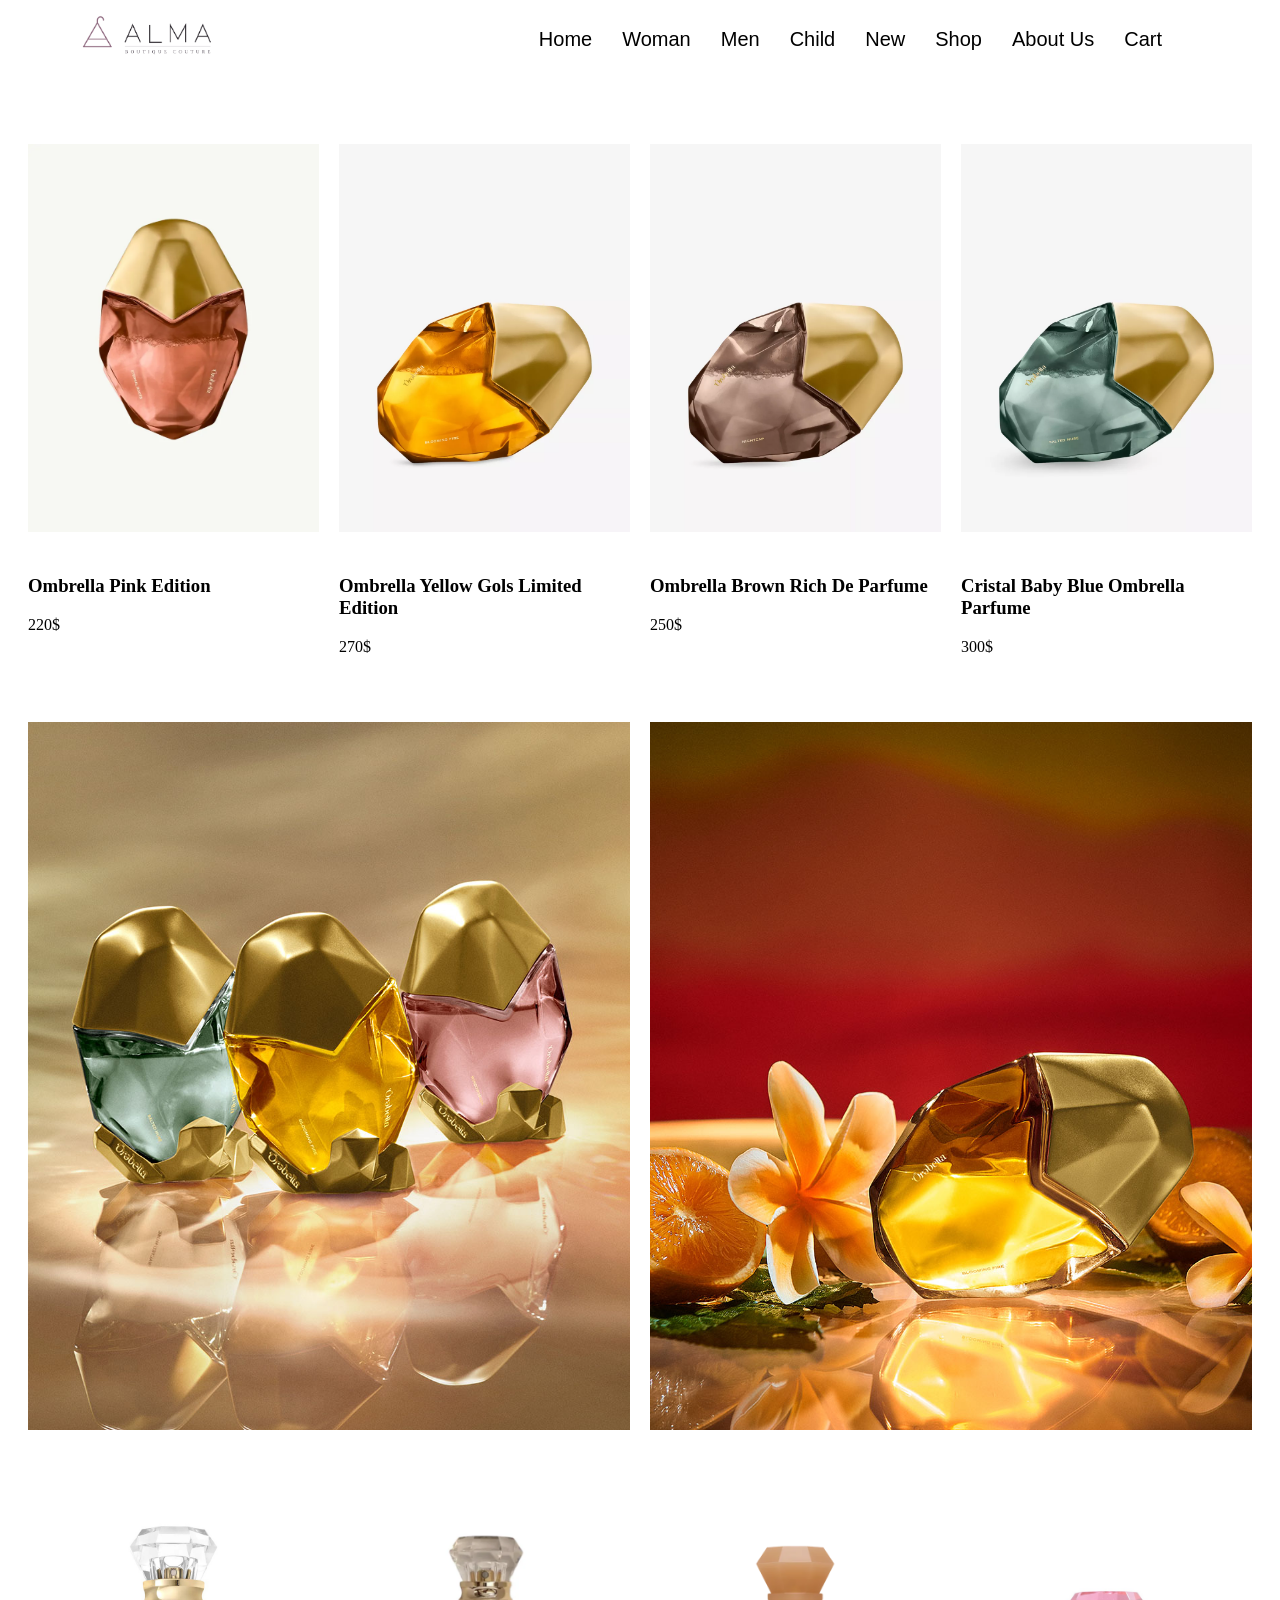
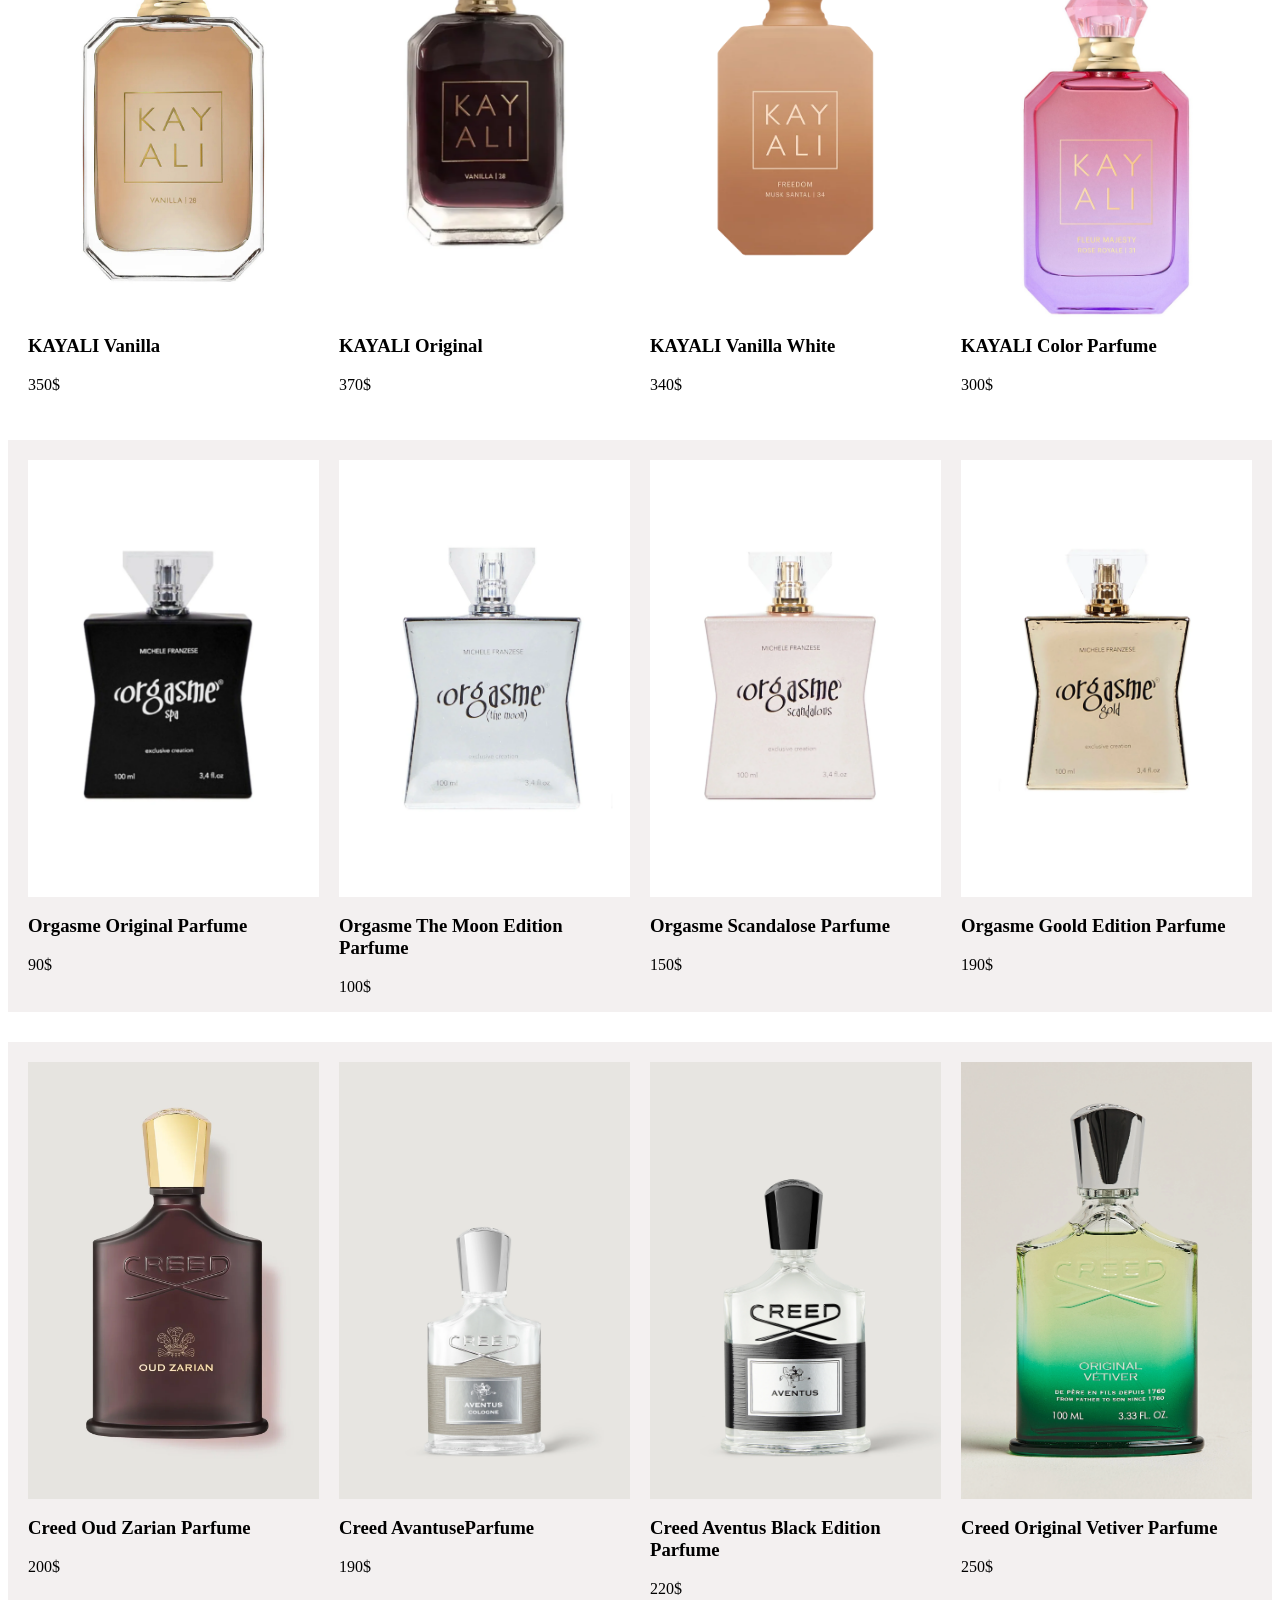
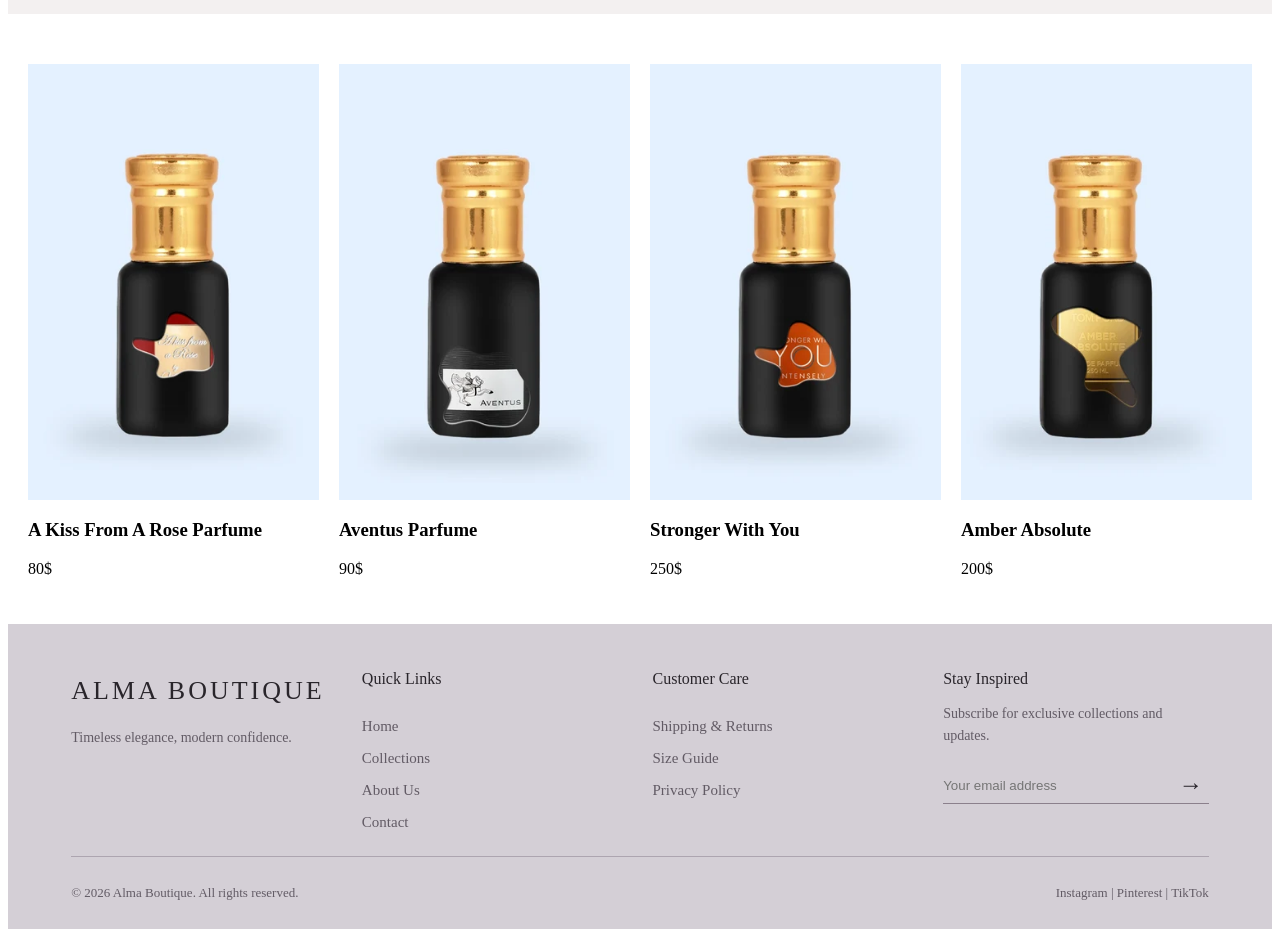
<file: alma-site-2/parfumes.html>
<!DOCTYPE html>
<html lang="en">
<head>
    <meta charset="UTF-8">
    <meta name="viewport" content="width=device-width, initial-scale=1.0">
    <title>Parfumes</title>
    <link rel="stylesheet" href="parfumes.css">
    <link rel="stylesheet" href="common.css">
    <link rel="stylesheet" href="extras.css">
</head>
<header>
    <div class="container">
    <nav class="nav-bar">

        <a href="./index.html" class="logo">
        <img src="./imagess/alma-logo.png" alt="Logo">
        </a>

            <button class="menu-toggle" aria-label="Open menu" aria-expanded="false">
            <span></span>
            <span></span>
            <span></span>
        </button>

            <div class="right-menu">
                <ul class="nav-bar">
        <li><a href="./index.html" >Home</a></li> 
        <li><a href="./page2.html" >Woman</a></li>
        <li><a href="./page3.html" >Men</a></li>
        <li><a href="./page4.html" >Child</a></li>
       <li> <a href="./page5.html" >New</a></li>
        <li><a href="./shop.html">Shop</a></li>
       <li><a href="./page6.html" >About Us</a></li> 
        </ul>
        
    </div>
    </nav>

    </header>
<body>
    <main>


        <section class="ombparfume">
            <div class="container">
                <div class="ombparfume-card">
                    <img src="./imagess/iiiiii.webp" alt="">
                    <h3>Ombrella Pink Edition</h3>
                    <p>220$</p>
                </div>

                <div class="ombparfume-card">
                    <img src="./imagess/ombparfume2.webp" alt="">
                    <h3>Ombrella Yellow Gols Limited Edition</h3>
                    <p>270$</p>
                </div>

                <div class="ombparfume-card">
                    <img src="./imagess/ombparfume3.webp" alt="">
                    <h3>Ombrella Brown Rich De Parfume</h3>
                    <p>250$</p>
                </div>

                <div class="ombparfume-card">
                    <img src="./imagess/orebella.webp" alt="">
                    <h3>Cristal Baby Blue Ombrella Parfume</h3>
                    <p>300$</p>
                </div>
            </div>
        </section>
    </main>

    <section class="parfume-double">
        <div class="container">
            <div class="parfume-double-card">
                <img src="./imagess/ppdouble1.jpg" alt="">
                
            </div>

            <div class="parfume-double-card">
                <img src="./imagess/ppdouble2.jpg" alt="">
                
            </div>
        </div>
    </section>
      <section class="kayali-parfumes">
            <div class="container">
                <div class="kayali-parfumes-card">
                    <img src="./imagess/kayali1.jpg" alt="">
                    <h3>KAYALI Vanilla</h3>
                    <p>350$</p>
                </div>

                <div class="kayali-parfumes-card2">
                    <img src="./imagess/kayali2.png.webp" alt="">
                    <h3>KAYALI Original</h3>
                    <p>370$</p>
                </div>

                <div class="kayali-parfumes-card3">
                    <img src="./imagess/kayali111.png.webp" alt="">
                    <h3>KAYALI Vanilla White</h3>
                    <p>340$</p> 
                </div>

                <div class="kayali-parfumes-card4">
                    <img src="./imagess/kayali4.jpg" alt="">
                    <h3>KAYALI Color Parfume</h3>
                    <p>300$</p>
                </div>
            </div>
        </section>
        <section class="org-parfumes">
            <div class="container">
                <div class="org-parfumes-card">
                    <img src="./imagess/orparfumes1.jpg.webp" alt="">
                    <h3>Orgasme Original Parfume</h3>
                    <p>90$ </p>
                </div>

                 <div class="org-parfumes-card">
                    <img src="./imagess/orparfumes2.jpg.webp" alt="">
                    <h3>Orgasme The Moon Edition Parfume</h3>
                    <p>100$</p>
                </div>

                 <div class="org-parfumes-card">
                    <img src="./imagess/orparfumes3.jpg.webp" alt="">
                    <h3>Orgasme Scandalose Parfume</h3>
                    <p>150$</p>
                </div>

                 <div class="org-parfumes-card">
                    <img src="./imagess/orparfumes4.jpg.webp" alt="">
                    <h3>Orgasme Goold Edition Parfume</h3>
                    <p>190$</p>
                </div>
            </div>
        </section>

        <section class="creed-parfumes">
            <div class="container">
                <div class="creed-parfumes-card">
                    <img src="./imagess/creed1.webp" alt="">
                    <h3>Creed Oud Zarian Parfume</h3>
                    <p>200$</p>
                </div>

                 <div class="creed-parfumes-card">
                    <img src="./imagess/creed2.jpg.webp" alt="">
                    <h3>Creed AvantuseParfume </h3>
                    <p>190$</p>
                </div>

                 <div class="creed-parfumes-card">
                    <img src="./imagess/creed3.jpg.webp" alt="">
                    <h3>Creed Aventus Black Edition Parfume</h3>
                    <p>220$</p>
                </div>

                 <div class="creed-parfumes-card">
                    <img src="./imagess/creed4.jpg.webp" alt="">
                    <h3>Creed Original Vetiver Parfume</h3>
                    <p>250$</p>
                </div>
            </div>
        </section>

        <section class="pparfume">
            <div class="container">
                <div class="pparfume-card">
                    <img src="./imagess/ppparfume1.png.webp" alt="">
                    <h3>A Kiss From A Rose Parfume</h3>
                    <p>80$</p>
                </div>

                <div class="pparfume-card">
                    <img src="./imagess/pppparfume2.png.webp" alt="">
                    <h3>Aventus Parfume</h3>
                    <p>90$</p>
                </div>

                <div class="pparfume-card">
                    <img src="./imagess/pparfume3.png.webp" alt="">
                    <h3>Stronger With You</h3>
                    <p>250$</p>
                </div>

                <div class="pparfume-card">
                    <img src="./imagess/ppparfume4.png.webp" alt="">
                    <h3>Amber Absolute</h3>
                    <p>200$</p>
                </div>
            </div>
        </section>

      

<script src="menu.js"></script>
<script src="site.js"></script>
</body>
  <footer class="footer">
    <div class="footer-container">

        <div class="footer-brand">
            <h2>ALMA BOUTIQUE</h2>
            <p>Timeless elegance, modern confidence.</p>
        </div>

        <div class="footer-links">
            <h3>Quick Links</h3>
            <a href="./index.html">Home</a>
            <a href="./shop.html">Collections</a>
            <a href="./page6.html">About Us</a>
            <a href="#">Contact</a>
        </div>

        <div class="footer-links">
            <h3>Customer Care</h3>
            <a href="#">Shipping & Returns</a>
            <a href="#">Size Guide</a>
            <a href="#">Privacy Policy</a>
        </div>

        <div class="footer-newsletter">
            <h3>Stay Inspired</h3>
            <p>Subscribe for exclusive collections and updates.</p>

            <form>
                <input type="email" placeholder="Your email address">
                <button type="submit">→</button>
            </form>
        </div>

    </div>

    <div class="footer-bottom">
        <p>© 2026 Alma Boutique. All rights reserved.</p>
        <p>Instagram | Pinterest | TikTok</p>
    </div>
</footer>
</html>
</file>
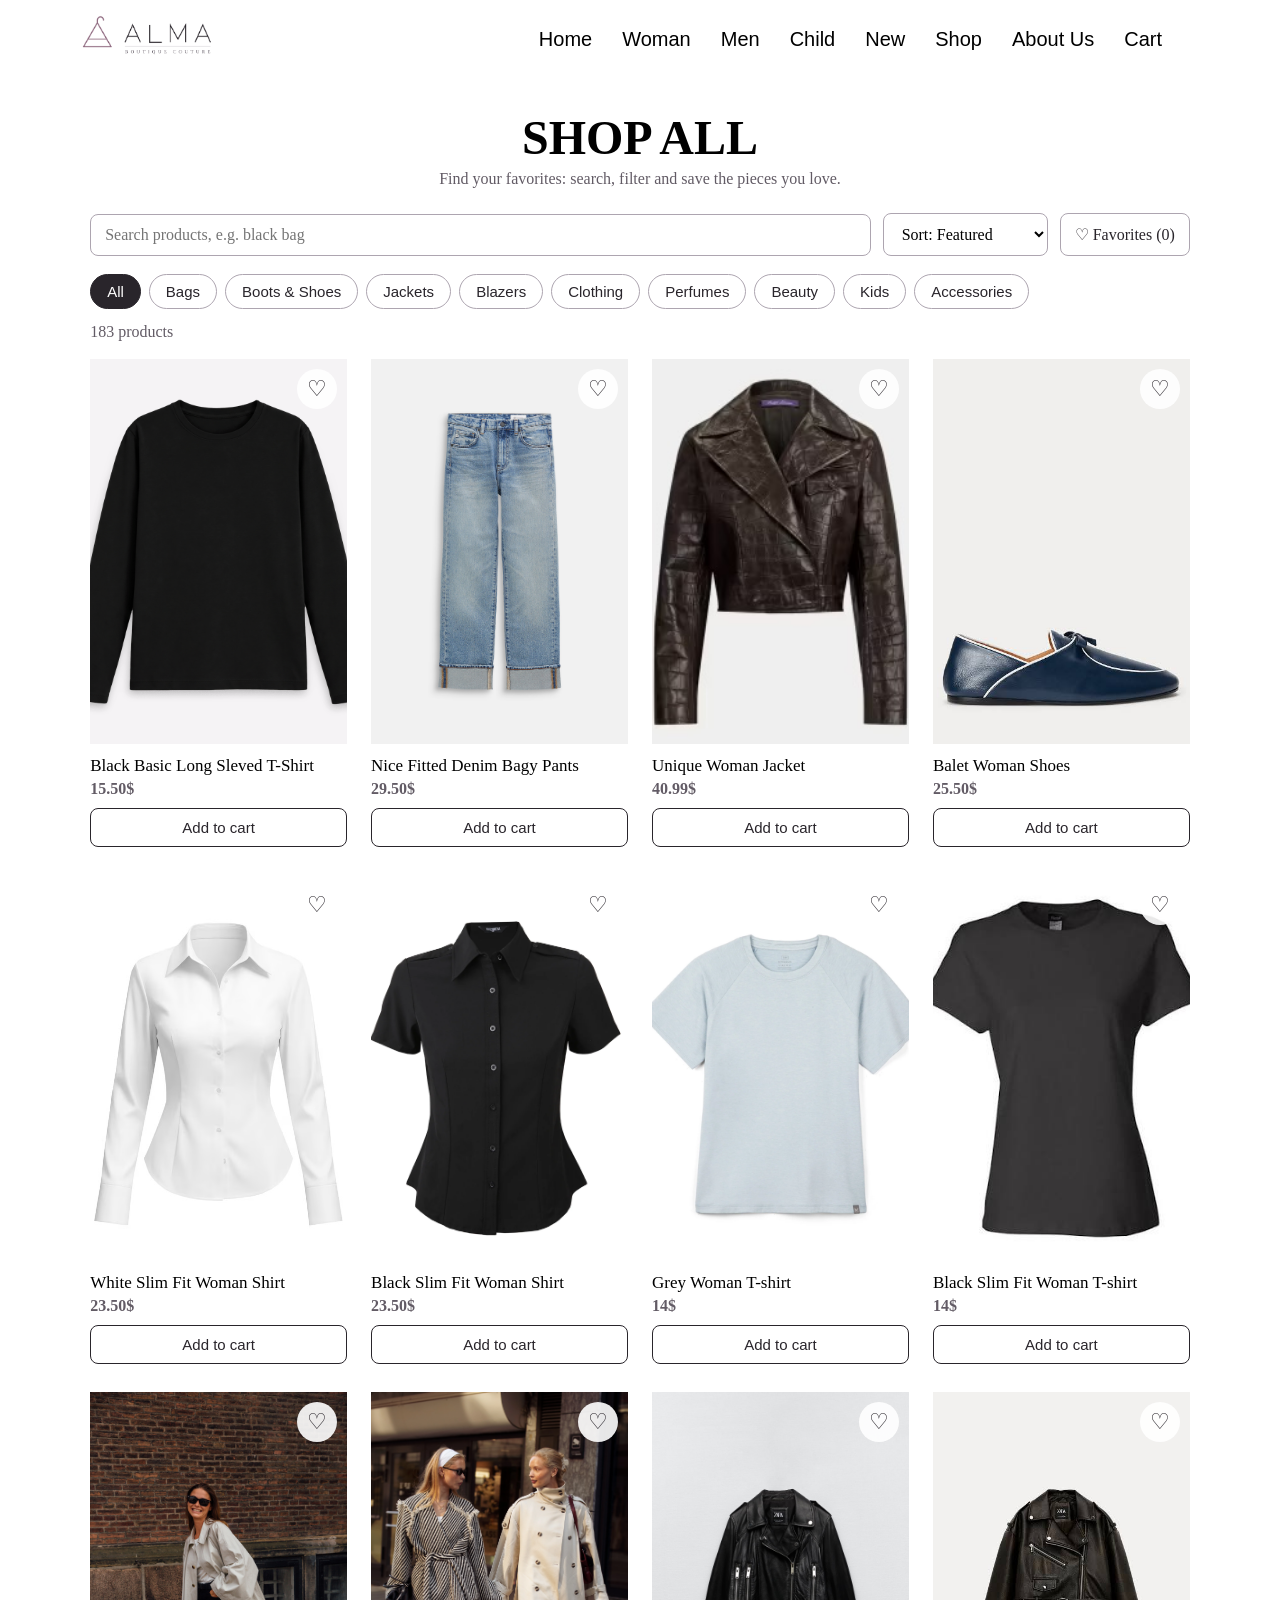
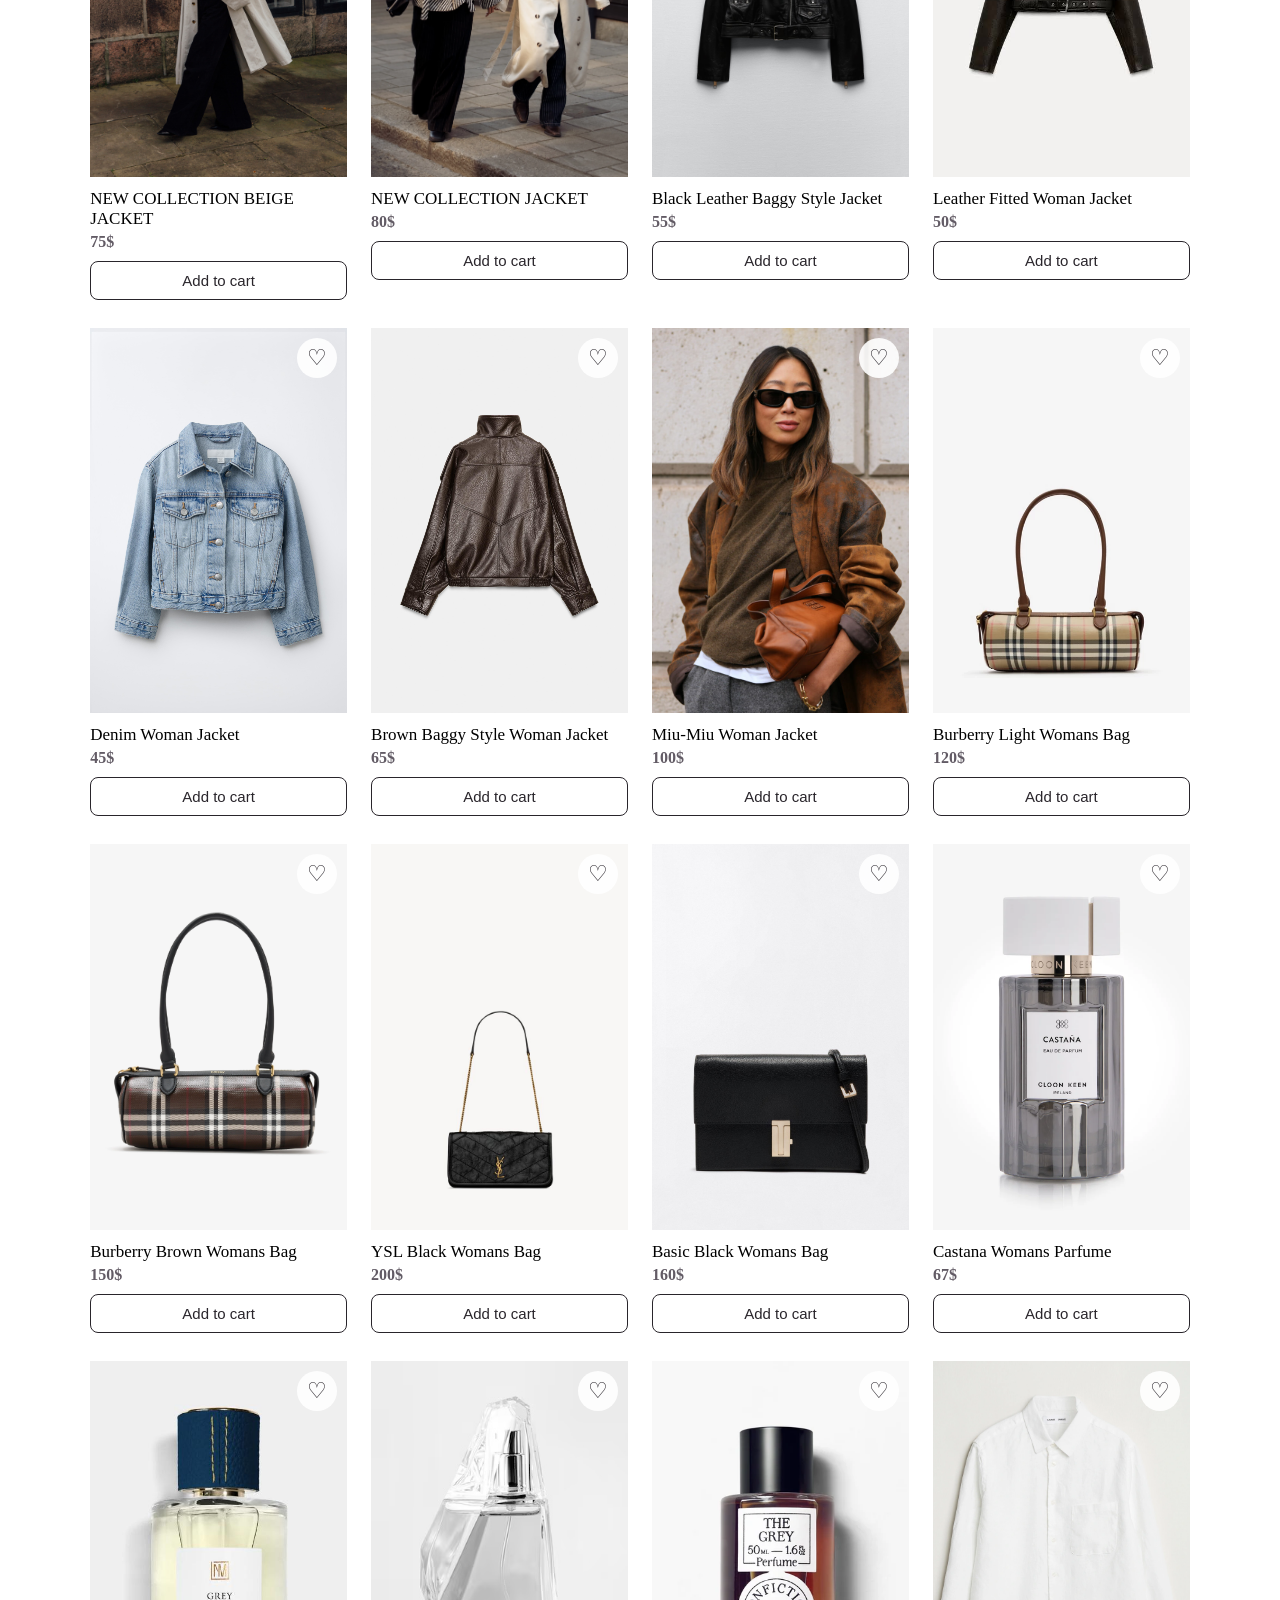
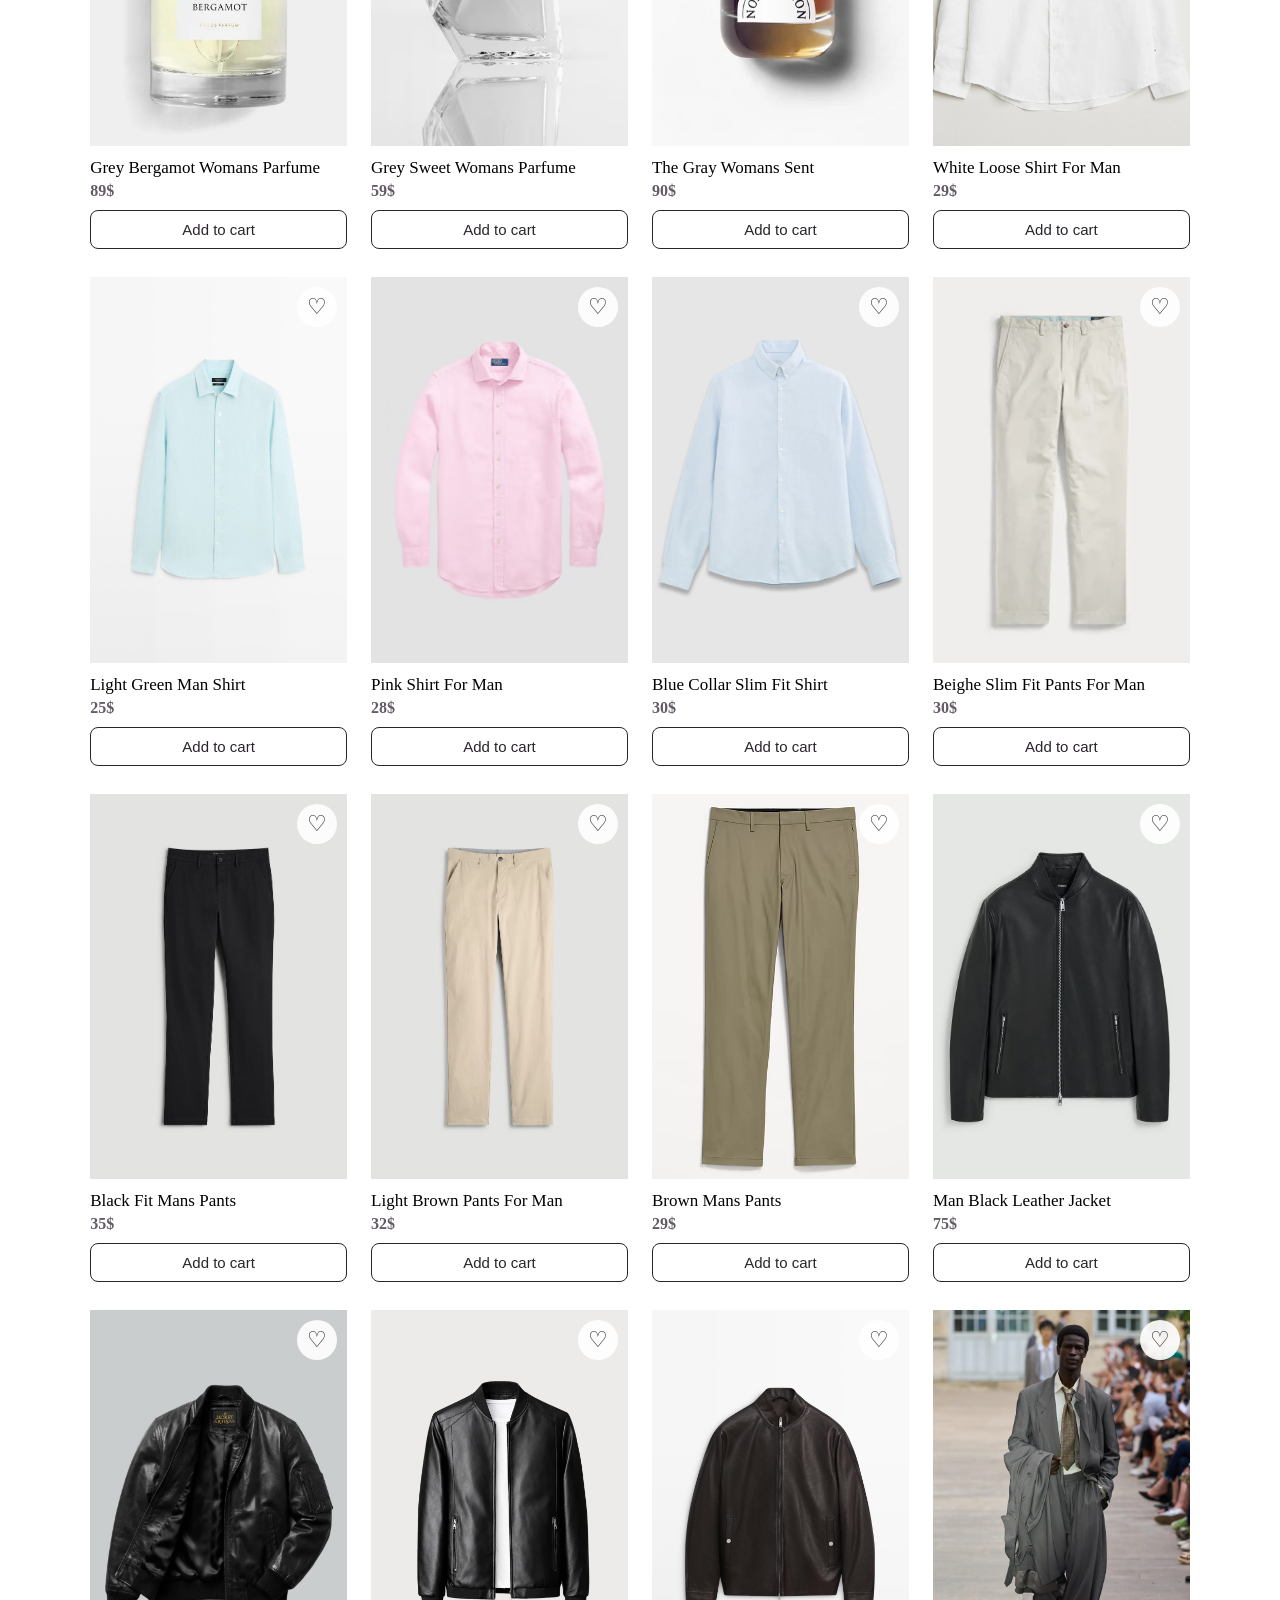
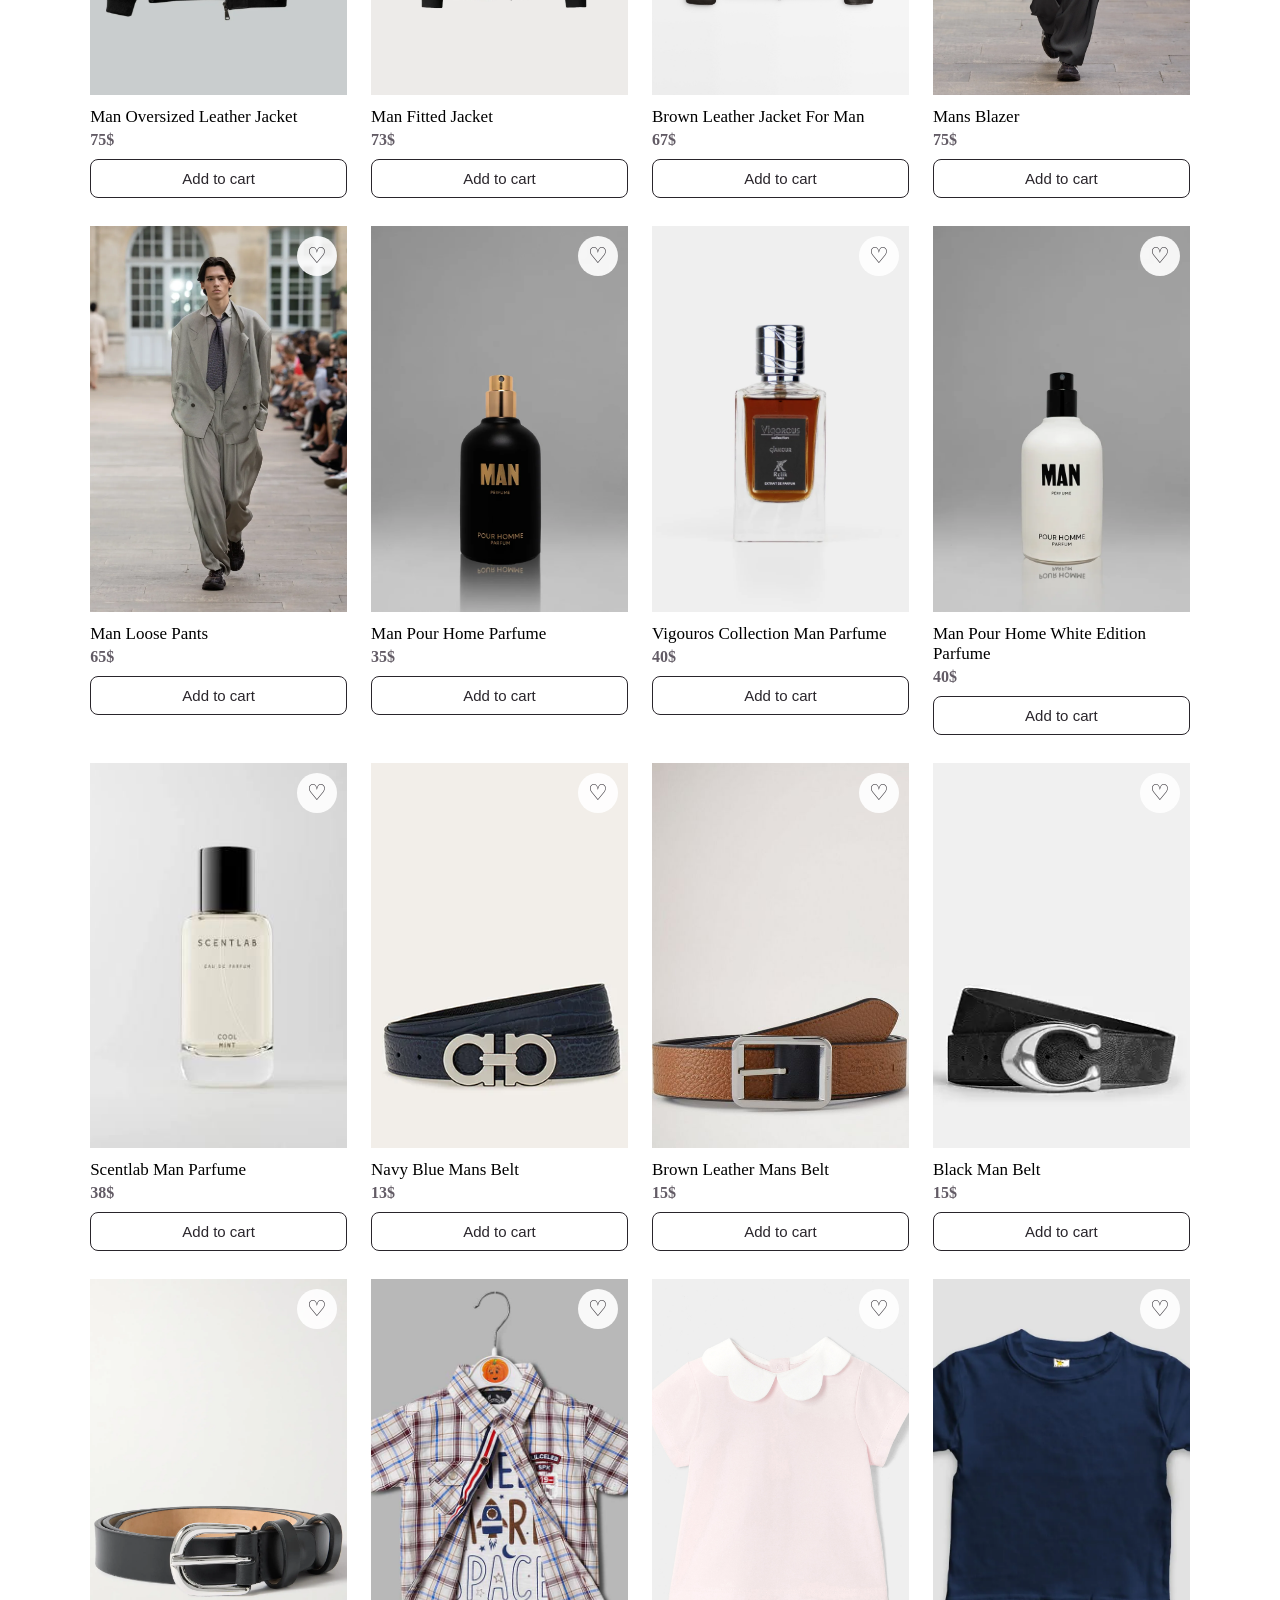
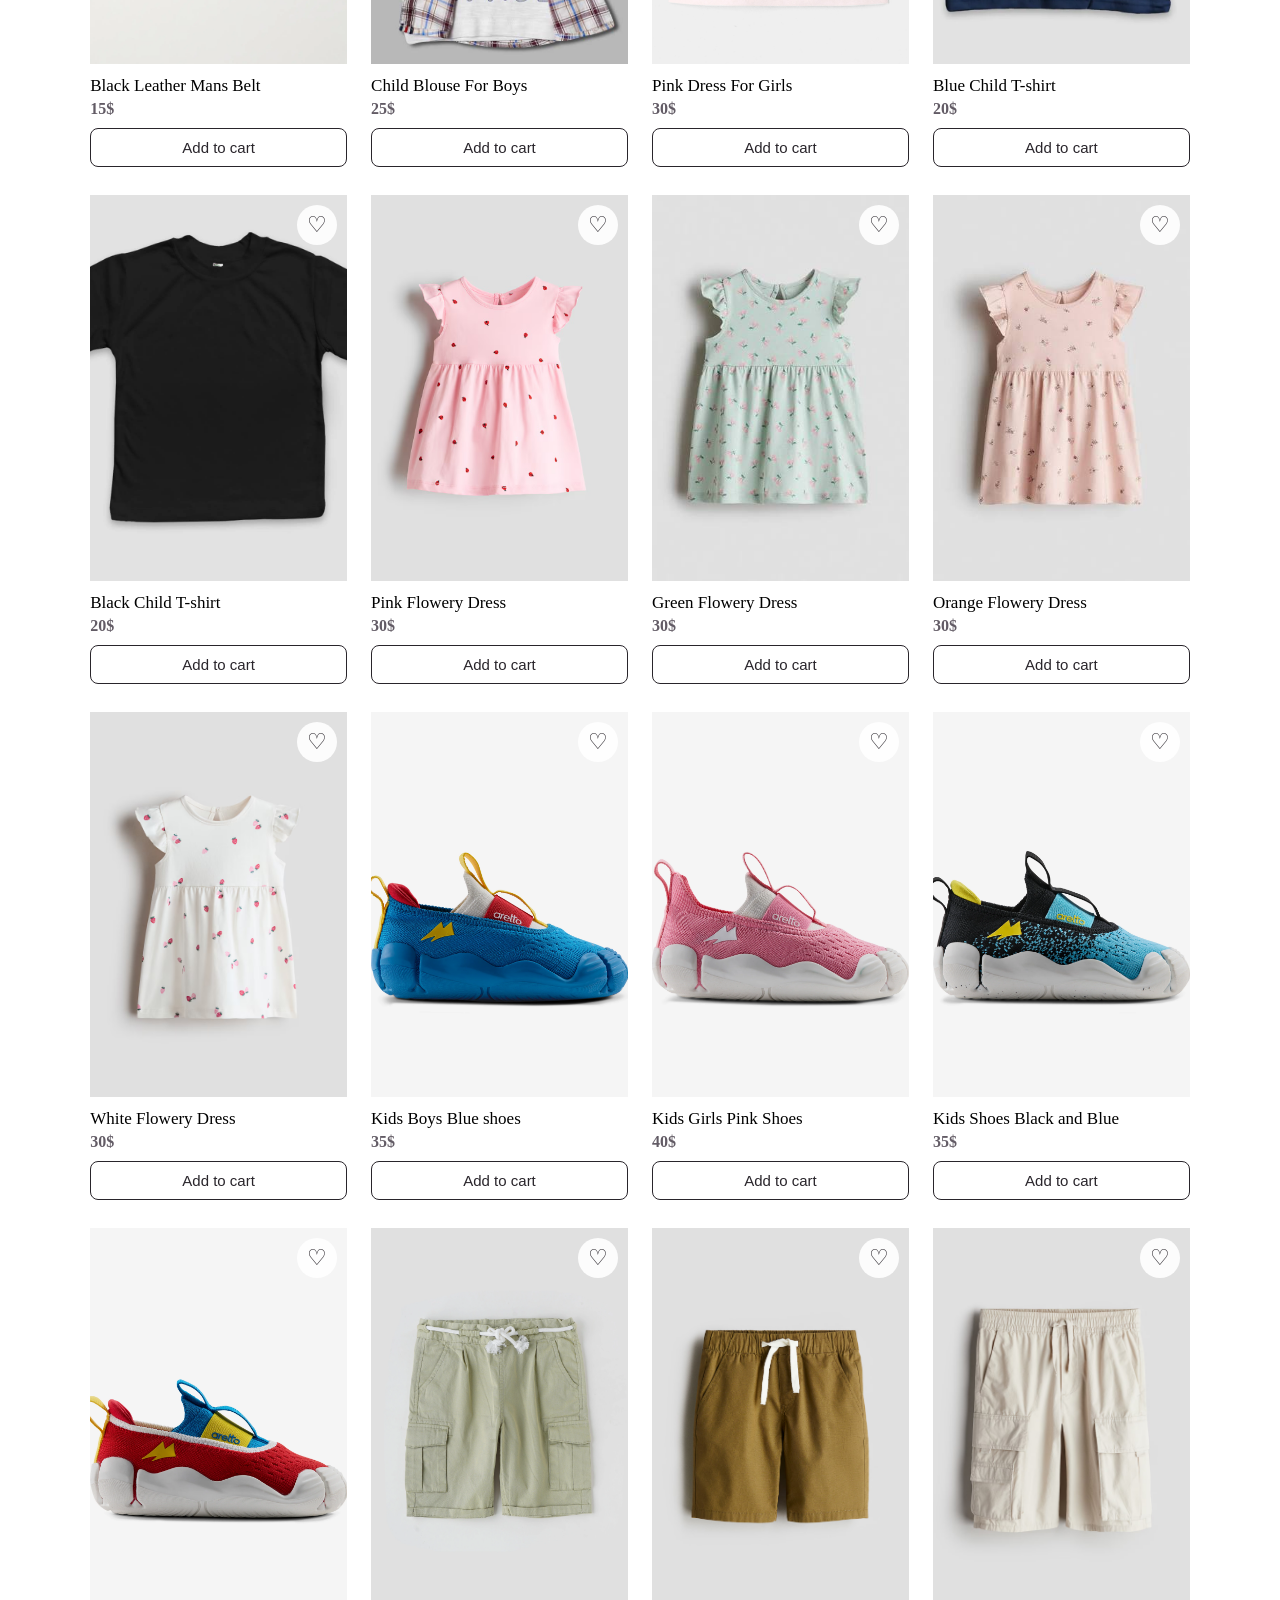
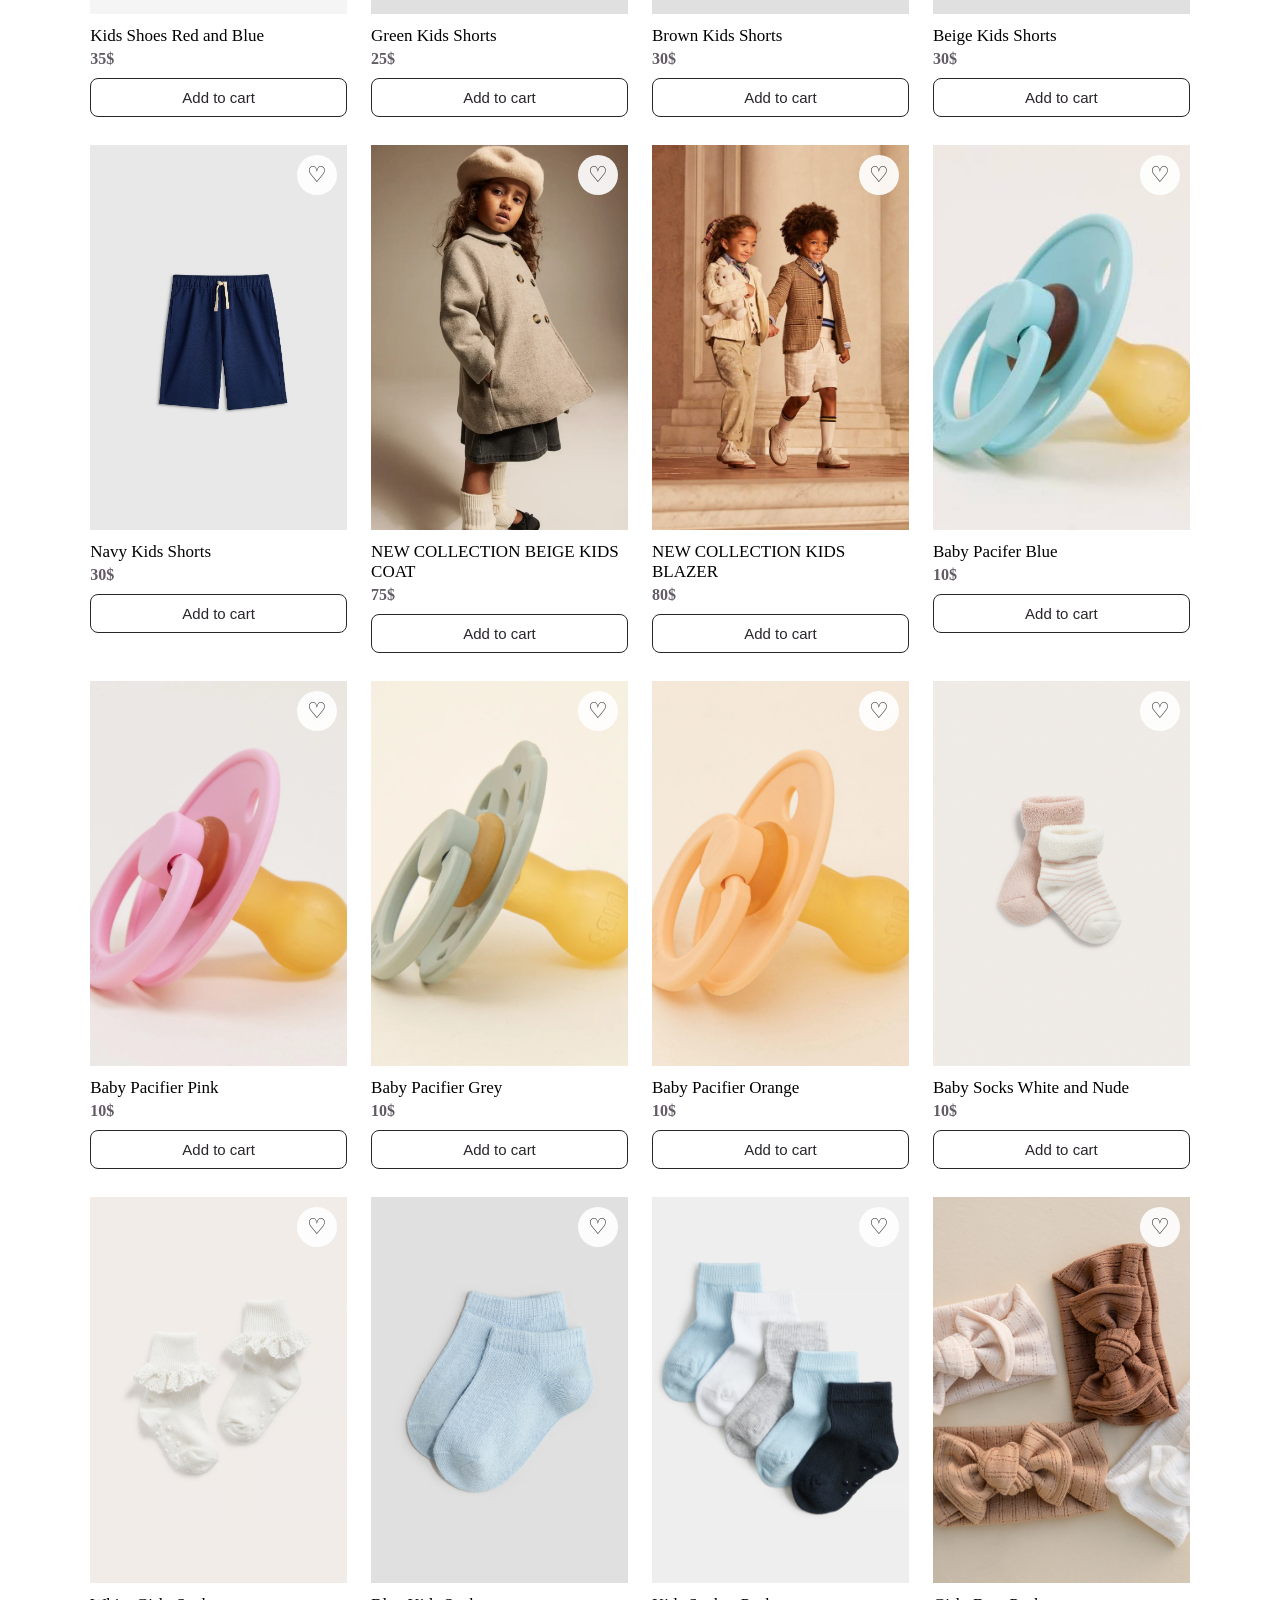
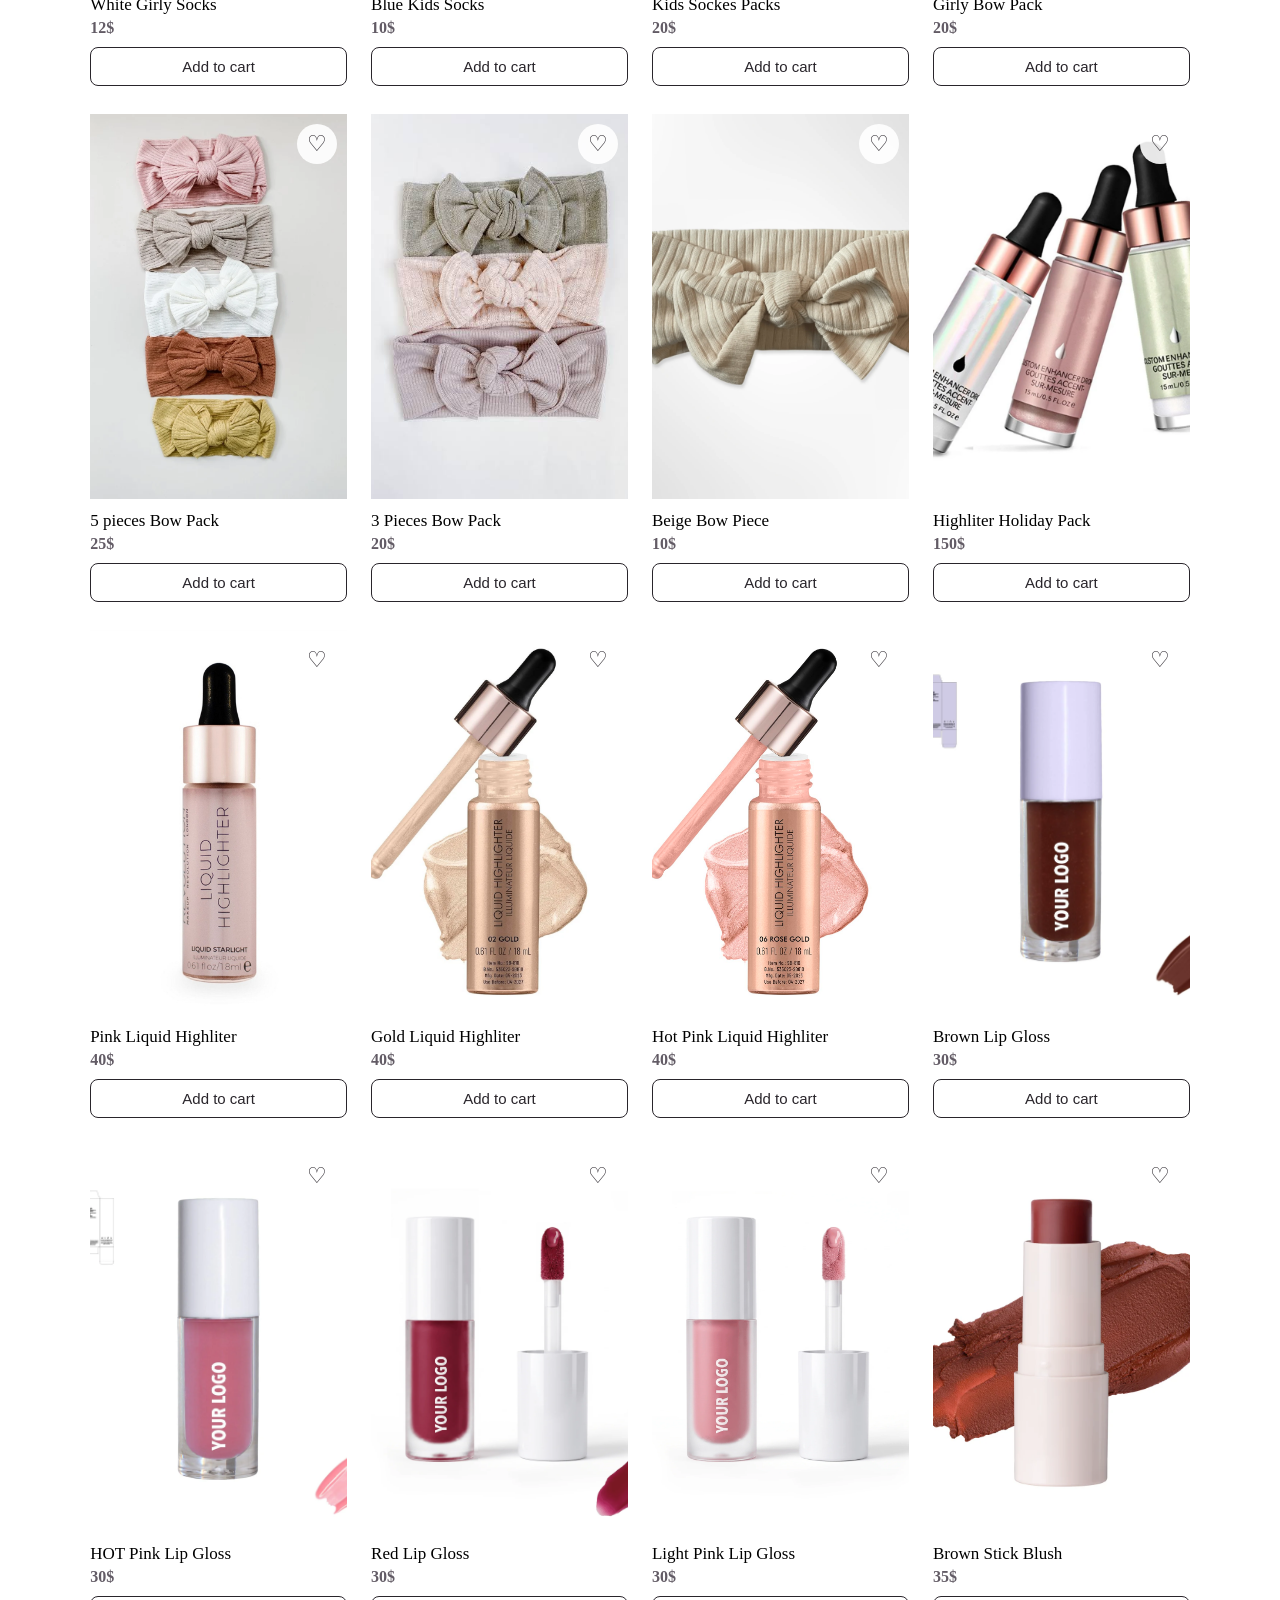
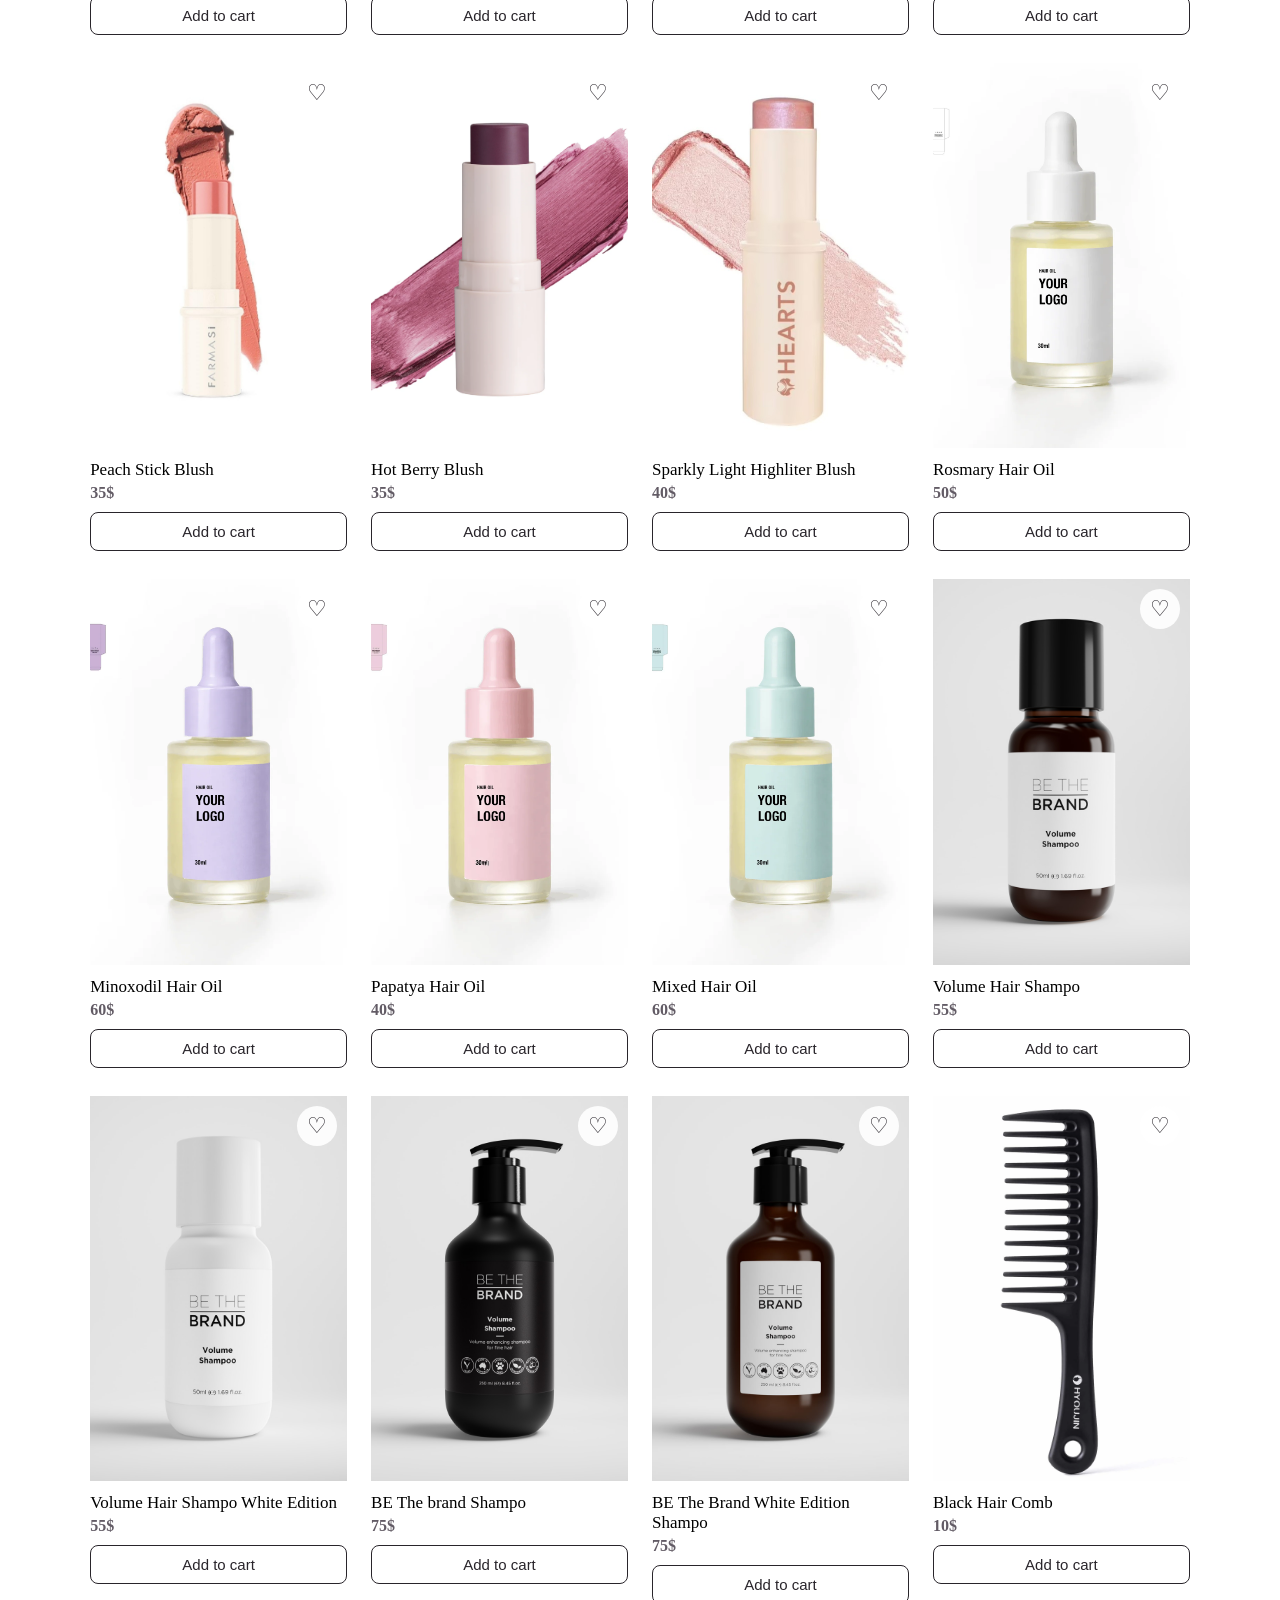
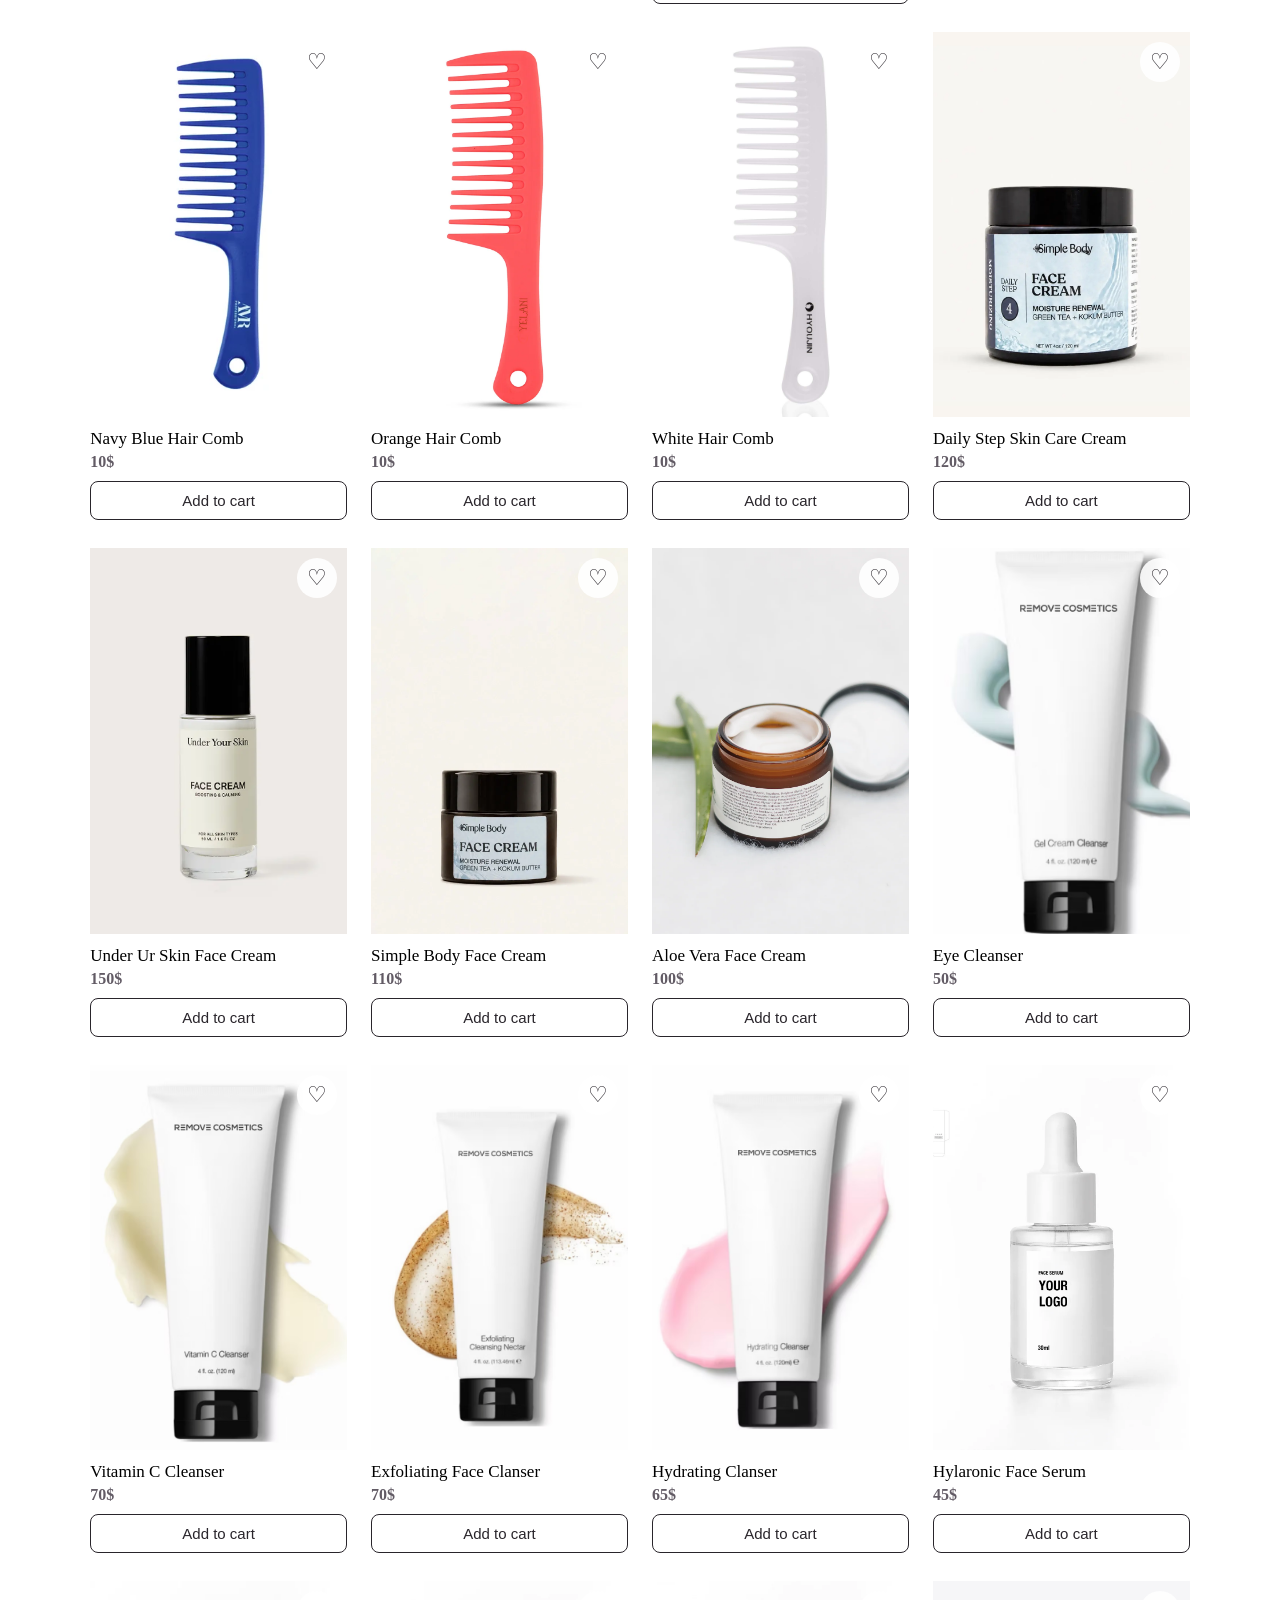
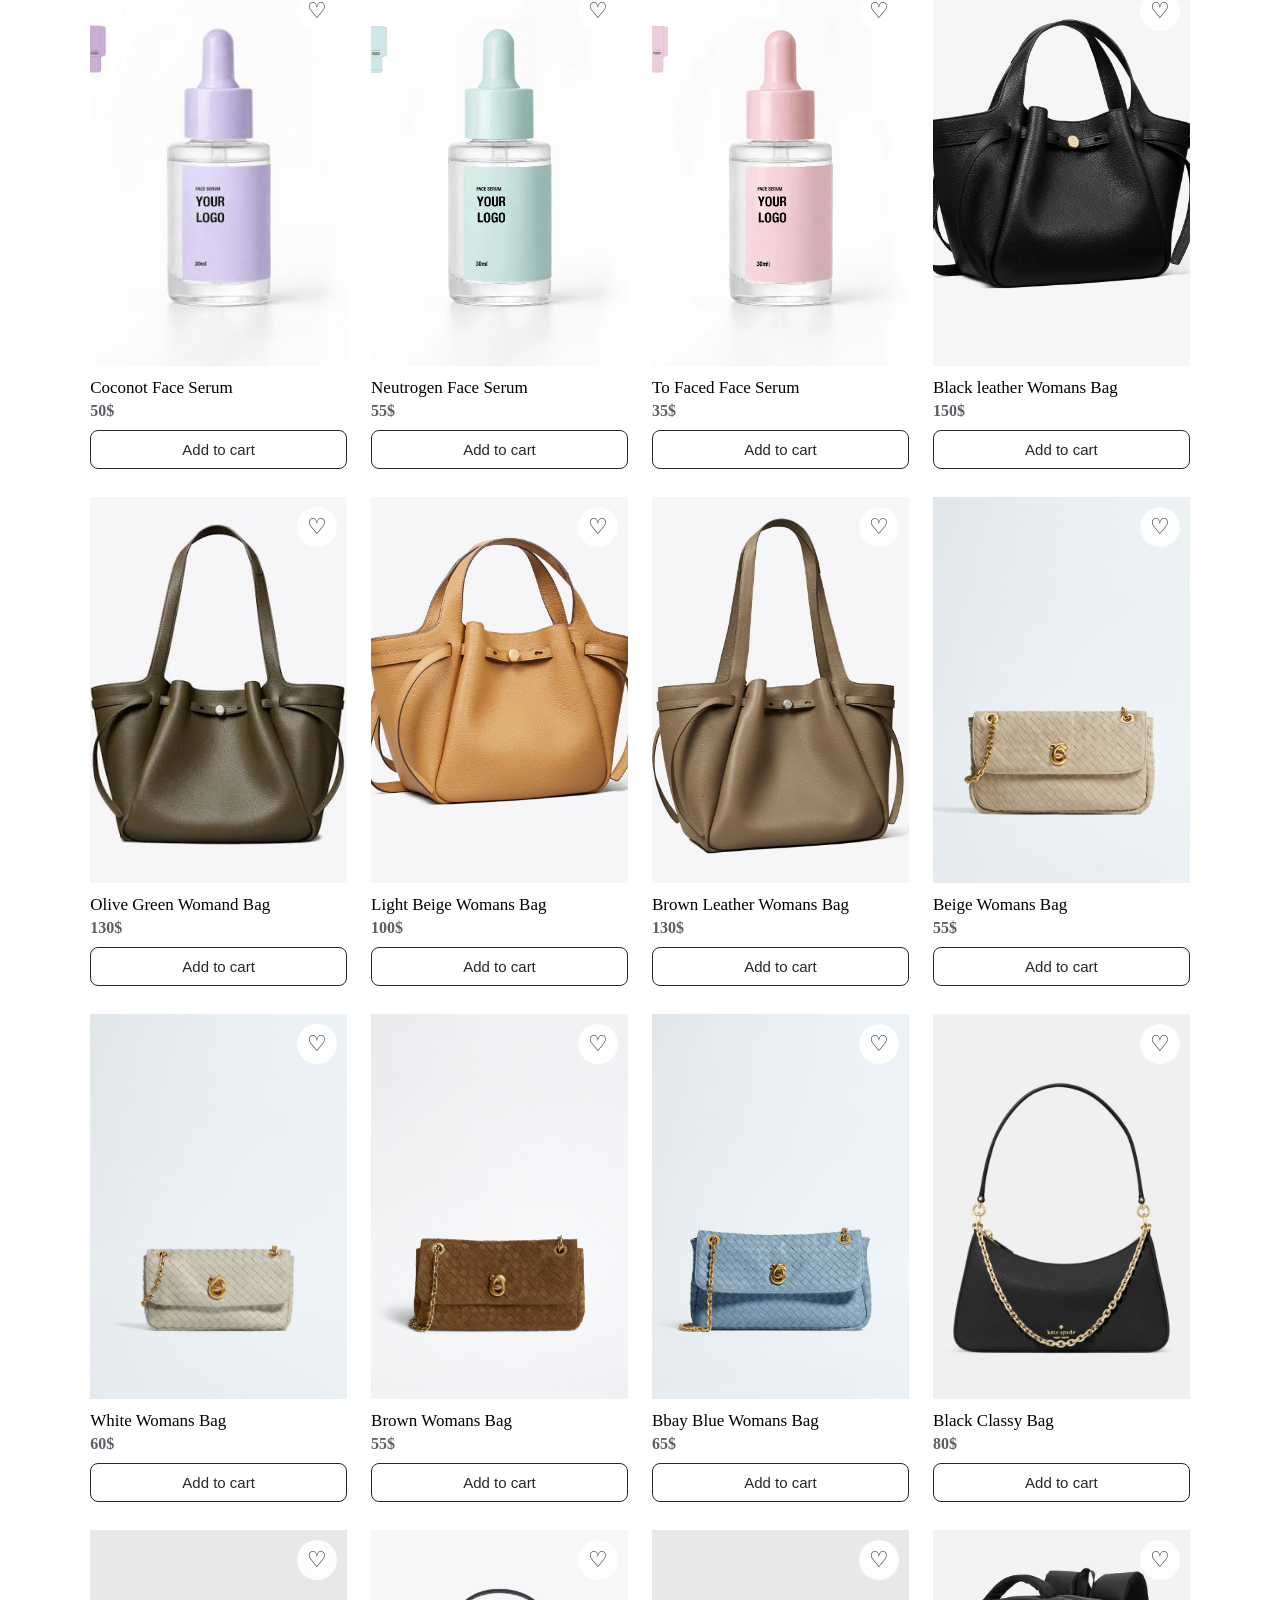
<file: alma-site-2/shop.html>
<!DOCTYPE html>
<html lang="en">
<head>
    <meta charset="UTF-8">
    <meta name="viewport" content="width=device-width, initial-scale=1.0">
    <title>Shop | Alma Boutique</title>
    <link rel="stylesheet" href="shop.css">
    <link rel="stylesheet" href="common.css">
    <link rel="stylesheet" href="extras.css">
</head>

<body>
    <header>
        <div class="container">
            <nav class="nav-bar">

               <a href="./index.html" class="logo">
        <img src="./imagess/alma-logo.png" alt="Logo">
        </a>

                <button class="menu-toggle" aria-label="Open menu" aria-expanded="false">
                    <span></span>
                    <span></span>
                    <span></span>
                </button>

                <div class="right-menu">
                    <ul class="nav-bar">
                        <li><a href="./index.html">Home</a></li>
                        <li><a href="./page2.html">Woman</a></li>
                        <li><a href="./page3.html">Men</a></li>
                        <li><a href="./page4.html">Child</a></li>
                        <li><a href="./page5.html">New</a></li>
                        <li><a href="./shop.html">Shop</a></li>
                        <li><a href="./page6.html">About Us</a></li>
                    </ul>
                </div>
            </nav>
        </div>
    </header>

    <main class="shop">
        <h1>SHOP ALL</h1>
        <p class="shop-intro">Find your favorites: search, filter and save the pieces you love.</p>

        <div class="toolbar">
            <label class="sr-only" for="search">Search products</label>
            <input type="search" id="search" placeholder="Search products, e.g. black bag" autocomplete="off">

            <label class="sr-only" for="sort">Sort products</label>
            <select id="sort">
                <option value="featured">Sort: Featured</option>
                <option value="price-asc">Price: low to high</option>
                <option value="price-desc">Price: high to low</option>
                <option value="name">Name: A to Z</option>
            </select>

            <button type="button" id="favorites-toggle" class="favorites-btn" aria-pressed="false">♡ Favorites (0)</button>
        </div>

        <div class="categories" id="categories" aria-label="Product categories"></div>

        <p class="result-count" id="count" aria-live="polite"></p>

        <div class="shop-grid" id="grid"></div>
    </main>

    <!-- FOOTER -->
    <footer class="footer">
        <div class="footer-container">

            <div class="footer-brand">
                <h2>ALMA BOUTIQUE</h2>
                <p>Timeless elegance, modern confidence.</p>
            </div>

            <div class="footer-links">
                <h3>Quick Links</h3>
                <a href="./index.html">Home</a>
                <a href="./shop.html">Collections</a>
                <a href="./page6.html">About Us</a>
                <a href="#">Contact</a>
            </div>

            <div class="footer-links">
                <h3>Customer Care</h3>
                <a href="#">Shipping & Returns</a>
                <a href="#">Size Guide</a>
                <a href="#">Privacy Policy</a>
            </div>

            <div class="footer-newsletter">
                <h3>Stay Inspired</h3>
                <p>Subscribe for exclusive collections and updates.</p>

                <form>
                    <input type="email" placeholder="Your email address">
                    <button type="submit">→</button>
                </form>
            </div>

        </div>

        <div class="footer-bottom">
            <p>© 2026 Alma Boutique. All rights reserved.</p>
            <p>Instagram | Pinterest | TikTok</p>
        </div>
    </footer>

    <script src="menu.js"></script>
    <script src="site.js"></script>
    <script src="products.js"></script>
    <script src="shop.js"></script>
</body>
</html>
</file>
<file: alma-site-2/style.css>
/* ==========================================================
   Alma Boutique - style.css (home page)
   Desktop look is unchanged. Responsive rules are at the bottom.
   ========================================================== */

img { max-width: 100%; }

/* ---------- NAV BAR ---------- */
.logo { flex-shrink: 0; }

.logo img {
    width: 138px;
    max-width: 100%;
    height: auto;
    display: inline-block;
}

.nav-bar {
    display: flex;
    align-items: center;
    justify-content: space-between;
    gap: 30px;
    list-style: none;
}

.right-menu {
    display: flex;
    align-items: center;
    gap: 24px;
}

.container .nav-bar {
    margin-left: 150px;
    margin-right: 150px;
    background-color: white;
}

.nav-bar a {
    font-size: 20px;
    color: black;
    text-decoration: none;
    font-family: 'Inter', sans-serif;
    font-weight: 500;
    line-height: 1.5;
    white-space: nowrap;
}

/* Hamburger button (only visible on small screens) */
.menu-toggle {
    display: none;
    flex-direction: column;
    justify-content: center;
    gap: 5px;
    width: 44px;
    height: 44px;
    padding: 10px;
    background: none;
    border: none;
    cursor: pointer;
}
.menu-toggle span {
    display: block;
    height: 2px;
    background: #29252B;
    transition: transform 0.3s ease, opacity 0.3s ease;
}
.menu-toggle.open span:nth-child(1) { transform: translateY(7px) rotate(45deg); }
.menu-toggle.open span:nth-child(2) { opacity: 0; }
.menu-toggle.open span:nth-child(3) { transform: translateY(-7px) rotate(-45deg); }

/* ---------- HERO ---------- */
.Hero .container {
    display: flex;
    align-items: center;
    margin-left: 150px;
    margin-right: 150px;
    background-color: rgb(209, 204, 210);
    min-height: 700px;   /* hero height - raise/lower this number to change it */
}

.Hero-text {
    flex: 1;
    min-width: 0;
    padding: 30px 30px 30px 70px;
    text-align: center;
}

.Hero-text h1 {
    font-family: 'Inter', sans-serif;
    font-size: 45px;
    font-weight: 600;
    padding-left: 70px;
}

.Hero-text p {
    font-family: 'Inter', sans-serif;
    font-size: 16px;
    padding-bottom: 10px;
    padding-left: 70px;
}

.hero-img {
    flex: 0 1 560px;
    min-width: 0;
    align-self: stretch;
    display: flex;
}

.hero-img img {
    display: block;
    width: 100%;
    height: 100%;
    padding: 30px;
    box-sizing: border-box;
    object-fit: cover;
    object-position: center top;
}

.button-hero {
    color: black;
    text-decoration: none;
    border: 2px solid black;
    padding: 10px;
    font-size: 20px;
    transition: color 0.3s ease;
}

.button-hero:hover { background-color: #f5f3f5; }

/* ---------- 3 PHOTOS ---------- */
.photos .container {
    display: flex;
    align-items: center;
    margin-left: 150px;
    margin-right: 150px;
    background-color: white;
    padding-bottom: 35px;
}

.photo-3 {
    display: flex;
    justify-content: space-between;
    gap: 25px;
    width: 100%;
}

.photo-3 img {
    width: 32%;
    height: 350px;
    object-fit: cover;
    object-position: center top;
    padding: 35px 0 0;
}

/* ---------- FOLDER ---------- */
.Folder .container {
    display: block;
    margin-left: 150px;
    margin-right: 150px;
    padding-top: 35px;
    padding-bottom: 190px;
    background-color: white;
    border: 2px solid black;
    overflow: hidden;
}

.folder-text h1 {
    font-size: 70px;
    font-family: 'Gill Sans', 'Gill Sans MT', Calibri, 'Trebuchet MS', sans-serif;
    text-align: center;
    margin: 0;
}

.folder-img {
    display: flex;
    justify-content: center;
    position: relative;
}

.folder-img img {
    width: 500px;
    height: auto;
    max-width: 100%;
    object-fit: cover;
}

.paragraf {
    position: absolute;
    top: 40%;
    left: 50%;
    transform: translateX(-50%);
    width: max-content;
    max-width: 100%;
    margin: 0;
    z-index: 2;
    text-align: center;
    font-size: clamp(18px, 3.2vw, 50px);
    font-family: monospace;
    font-weight: bold;
    color: white;
}

.paragraf span { color: black; }

/* ---------- FASHION CARDS (boots / parfumes / blazers) ---------- */
.fashion-cards {
    width: 100%;
    padding: 30px 0;
}

.fashion-cards .container {
    display: flex;
    justify-content: space-between;
    align-items: stretch;
    gap: 25px;
    width: 87%;
    max-width: none;
    margin: 0 auto;
}

.fashion-card {
    flex: 1;
    display: flex;
    flex-direction: column;
    text-align: center;
    background-color: #f5f3f5;
    overflow: hidden;
}

.fashion-card img {
    width: 100%;
    height: 480px;
    object-fit: cover;
    object-position: center;
    transition: transform 0.4s ease;
}

.fashion-card img:hover { transform: scale(1.05); }

.fashion-card h2 {
    font-size: clamp(14px, 1.2vw, 18px);
    font-weight: 400;
    line-height: 1.5;
    text-align: center;
    padding: 20px;
    margin: 0;
}

.fashion-card a {
    display: block;
    margin-top: auto;
    padding: 15px;
    text-align: center;
    color: #333;
    text-decoration: none;
    transition: color 0.3s ease;
    font-size: 14px;
    font-weight: 600;
    letter-spacing: 1px;
    text-transform: uppercase;
}

.fashion-card a:hover { color: #8b647b; }

/* ---------- FASHION WEEK BANNER ---------- */
.fashion-week .container {
    margin-left: 150px;
    margin-right: 150px;
    background-color: white;
}

.fashion-img {
    display: flex;
    justify-content: center;
}

.fashion-img img {
    width: 100%;
    height: auto;
    padding-top: 30px;
    padding-bottom: 30px;
    box-sizing: border-box;
}

/* ---------- HOLIDAY ---------- */
.Holiday .container {
    display: flex;
    align-items: center;
    margin-left: 150px;
    margin-right: 150px;
    background-color: #D4CFD6;
    overflow: hidden;
}

.Holiday-img,
.Holiday-img2 {
    flex: 1 1 0;
    min-width: 0;
    display: flex;
    justify-content: center;
}

.Holiday-img img,
.Holiday-img2 img {
    width: 100%;
    height: 600px;
    object-fit: cover;
    object-position: center;
    margin: 0;
    padding: 0;
}

.Holiday-text {
    flex: 2.2 1 0;
    min-width: 0;
}

.Holiday-text h1 {
    text-align: center;
    font-size: 50px;
    font-family: 'Franklin Gothic Medium', 'Arial Narrow', Arial, sans-serif;
}

.Holiday-text h1 span {
    font-size: 45px;
    font-family: fantasy;
}

.Holiday-text p {
    text-align: center;
    font-size: 30px;
}

.button-holiday {
    display: block;
    width: fit-content;
    margin: 100px auto 0;
    padding: 20px;
    text-align: center;
    text-decoration: none;
    color: black;
    border: 1px solid black;
    font-size: 25px;
}

/* ---------- THE MUST ---------- */
.The-Must {
    width: 100%;
    padding: 15px 0;
}

.The-Must .container {
    width: 87%;
    margin: 15px auto 0;
    position: relative;
    background-color: white;
    padding-top: 22px;
    padding-bottom: 70px;
    box-sizing: border-box;
    border: 1px solid black;
    overflow: hidden;
}

.The-Must h1 {
    position: absolute;
    top: 10px;
    left: 0;
    width: 100%;
    margin: 0;
    text-align: center;
    z-index: 2;
    font-size: clamp(45px, 6vw, 85px);
    font-weight: 700;
    color: #111;
    letter-spacing: 70px;
}

.Must-img {
    width: 100%;
    display: flex;
    justify-content: center;
    padding-top: 65px;
}

.Must-img img {
    display: block;
    width: 100%;
    max-width: 1700px;
    height: auto;
    margin: 0 auto;
    object-fit: contain;
}

.Must-text {
    width: 100%;
    padding: 15px 0 5px;
}

.Must-text h2 {
    font-size: clamp(18px, 2vw, 26px);
    font-weight: 500;
    letter-spacing: 1px;
    text-align: center;
}

/* ---------- FOOTER ---------- */
.footer {
    background-color: #D4CFD6;
    color: #29252B;
    padding: 30px 5% 15px;
}

.footer-container {
    display: grid;
    grid-template-columns: repeat(4, 1fr);
    gap: 25px;
    max-width: 1400px;
    margin: 0 auto;
}

.footer-brand h2 {
    font-size: 26px;
    letter-spacing: 3px;
    font-weight: 500;
    color: #29252B;
}

.footer-brand p,
.footer-newsletter p {
    font-size: 14px;
    color: #625B65;
    line-height: 1.6;
}

.footer-links {
    display: flex;
    flex-direction: column;
    gap: 15px;
}

.footer-links h3,
.footer-newsletter h3 {
    font-size: 16px;
    font-weight: 500;
    margin-bottom: 15px;
}

.footer-links a {
    color: #625B65;
    text-decoration: none;
    font-size: 15px;
}

.footer-links a:hover { color: #8B647B; }

.footer-newsletter form {
    display: flex;
    border-bottom: 1px solid #8B808C;
    margin-top: 20px;
}

.footer-newsletter input {
    background: transparent;
    border: none;
    outline: none;
    color: #29252B;
    padding: 10px 0;
    width: 100%;
    min-width: 0;
}

.footer-newsletter button {
    background: transparent;
    border: none;
    color: #29252B;
    font-size: 24px;
    cursor: pointer;
}

.footer-bottom {
    display: flex;
    justify-content: space-between;
    margin-top: 25px;
    padding-top: 15px;
    font-size: 13px;
    color: #625B65;
    border-top: 1px solid #ADA5B0;
}

/* ==========================================================
   RESPONSIVE
   ========================================================== */

/* ---------- Laptops / small desktops ---------- */
@media (max-width: 1400px) {
    html, body { max-width: 100%; overflow-x: hidden; }

    .container .nav-bar { margin-left: 40px; margin-right: 40px; }

    .Hero .container,
    .photos .container,
    .Folder .container,
    .Holiday .container,
    .fashion-week .container {
        margin-left: 40px;
        margin-right: 40px;
    }

    .Hero-text h1 { font-size: clamp(28px, 3.5vw, 45px); padding-left: 0; }
    .Hero-text p { padding-left: 0; }
    .Hero-text { padding-left: 30px; }
    .Hero .container { min-height: 650px; }
    .hero-img { flex: 0 1 460px; }

    .Holiday-text h1 { font-size: clamp(28px, 3.5vw, 50px); }
    .Holiday-text p { font-size: clamp(16px, 2vw, 30px); }
    .button-holiday { margin-top: 50px; font-size: 20px; }

    .The-Must h1 { letter-spacing: clamp(4px, 3.5vw, 70px); }
}

/* ---------- Tablets ---------- */
@media (max-width: 900px) {
    /* Hamburger menu: logo on the left, button on the right, links drop down */
    nav.nav-bar { flex-wrap: wrap; justify-content: space-between; gap: 0; }
    .container .nav-bar { margin-left: 15px; margin-right: 15px; }
    .menu-toggle { display: flex; }
    .right-menu { display: none; width: 100%; }
    .right-menu.open { display: block; }
    .right-menu .nav-bar {
        flex-direction: column;
        align-items: stretch;
        gap: 0;
        padding: 0 0 10px;
        margin: 0;
    }
    .right-menu .nav-bar li { text-align: center; border-top: 1px solid #ddd; }
    .right-menu .nav-bar a { display: block; padding: 14px 0; font-size: 16px; }

    .Hero .container,
    .photos .container,
    .Folder .container,
    .Holiday .container,
    .fashion-week .container {
        margin-left: 15px;
        margin-right: 15px;
    }

    /* Hero stacks */
    .Hero .container { flex-direction: column; min-height: 0; }
    .Hero-text { padding: 20px; width: 100%; box-sizing: border-box; }
    .Hero-text h1 { font-size: 32px; }
    .hero-img { flex: none; align-self: auto; width: 100%; }
    .hero-img img { height: 460px; padding: 20px; }

    /* Folder */
    .folder-text h1 { font-size: 40px; }
    .Folder .container { padding-bottom: 40px; }
    .folder-img { flex-direction: column; align-items: center; }
    .paragraf {
        position: static;
        transform: none;
        width: auto;
        font-size: 22px;
        color: black;
        padding: 20px 10px 0;
    }

    /* Fashion cards: 2 per row */
    .fashion-cards .container { flex-wrap: wrap; justify-content: center; }
    .fashion-card { flex: 0 1 calc(50% - 13px); }

    /* Holiday stacks */
    .Holiday .container { flex-direction: column; }
    .Holiday-img, .Holiday-img2 { flex: none; width: 100%; }
    .Holiday-img img, .Holiday-img2 img { height: 350px; }
    .Holiday-text { flex: none; width: 100%; padding-bottom: 30px; }
    .Holiday-text h1 { font-size: 34px; }
    .Holiday-text p { font-size: 18px; padding: 0 15px; }
    .button-holiday { margin-top: 30px; padding: 14px; font-size: 18px; }

    /* The Must */
    .The-Must h1 { letter-spacing: 10px; }

    /* Footer */
    .footer-container { grid-template-columns: repeat(2, 1fr); }
}

/* ---------- Phones ---------- */
@media (max-width: 600px) {
    .The-Must .container { width: 94%; padding: 12px; }
    .The-Must h1 { font-size: 32px; letter-spacing: 4px; }
    .Must-img { padding-top: 50px; }
    .Must-text h2 { font-size: 16px; }
}

@media (max-width: 520px) {
    .logo img { width: 110px; }
    .nav-bar a { font-size: 14px; }

    .Hero-text h1 { font-size: 26px; }
    .folder-text h1 { font-size: 28px; }
    .Holiday-text h1 { font-size: 26px; }

    .photo-3 { flex-direction: column; }
    .photo-3 img { width: 100%; height: 300px; }

    .fashion-card { flex: 0 1 100%; }
    .fashion-card img { height: 400px; }

    .footer-container { grid-template-columns: 1fr; }
    .footer-bottom { flex-direction: column; text-align: center; gap: 10px; }
}
</file>
<file: alma-site-2/extras.css>
/* ==========================================================
   Alma Boutique - extras.css (every page)
   Smooth scrolling, back-to-top button, newsletter messages.
   ========================================================== */




   html { scroll-behavior: smooth; }
@media (prefers-reduced-motion: reduce) { html { scroll-behavior: auto; } }

.back-to-top {
    position: fixed;
    right: 20px;
    bottom: 20px;
    width: 48px;
    height: 48px;
    border: none;
    border-radius: 50%;
    background: #29252B;
    color: #fff;
    font-size: 22px;
    cursor: pointer;
    box-shadow: 0 2px 10px rgba(0, 0, 0, 0.25);
    opacity: 0;
    visibility: hidden;
    transform: translateY(10px);
    transition: opacity 0.3s ease, transform 0.3s ease, visibility 0.3s;
    z-index: 50;
}
.back-to-top.show { opacity: 1; visibility: visible; transform: none; }
.back-to-top:hover { background: #8B647B; }

.newsletter-msg { margin: 8px 0 0; font-size: 14px; min-height: 1.2em; }
.newsletter-msg.error { color: #9b1c1c; }
.newsletter-msg.success { color: #1f5a37; font-weight: 600; }
.footer-newsletter form.invalid { border-bottom-color: #9b1c1c; }

/* The menu now has more links: make it a little tighter on mid-size screens */
@media (min-width: 901px) and (max-width: 1250px) {
    .nav-bar { gap: 16px; }
    .nav-bar a { font-size: 17px; }
    .right-menu { gap: 12px; }
}
</file>
<file: alma-site-2/Blazers.css>
.container {
    width: 100%;
    max-width: 1400px;
    margin-left: auto;
    margin-right: auto;
    padding-left: 30px;
    padding-right: 30px;
    box-sizing: border-box;
}


.blazers-men .container {
    display: flex;
    justify-content: center;
    gap: 50px;
    flex-direction: row;
    margin-top: 30px;
    margin-bottom: 30px;
}

.blazers-men-card {
    display: block;
}

.blazers-men-card img {
    width: 400px;
height: 590px;
max-width: 100%;
 display: block;
 object-fit: cover;
 background-color: white;
 margin-top: 50px;
}

.blazer-womans .container {
 display: flex;
    justify-content: center;
    gap: 50px;
    flex-direction: row;
    margin-top: 30px;
    margin-bottom: 30px;
}

.blazer-womans-card img {
       width: 400px;
height: 590px;
max-width: 100%;
 display: block;
 object-fit: cover;
 background-color: white;
 margin-top: 50px;
}

.double-blazers .container {
      display: flex;
    justify-content: center;
    gap: 26px;
    flex-direction: row;
    margin-top: 30px;
    margin-bottom: 30px;
}

.double-blazers-card {
    display: block;
}

.double-blazers-card img {
    width: 850px;
height: 1000px;
max-width: 100%;
 display: block;
 object-fit: cover;
}
</file>
<file: alma-site-2/common.css>
/* ==========================================================
   Alma Boutique - common.css
   Shared by every page: nav bar, hamburger menu, footer and
   the responsive rules for product rows.
   Link it LAST in each page's <head>, after the page's own CSS.
   ========================================================== */
.container {
    width: 100%;
    max-width: 1400px;
    margin-left: auto;
    margin-right: auto;
    padding-left: 30px;
    padding-right: 30px;
    box-sizing: border-box;
}
img { max-width: 100%; }

/* ---------- NAV BAR ---------- */
.logo { flex-shrink: 0; }

.logo img {
    width: 138px;
    max-width: 100%;
    height: auto;
    display: inline-block;
}

.nav-bar {
    display: flex;
    align-items: center;
    justify-content: space-between;
    gap: 30px;
    list-style: none;
}

.right-menu {
    display: flex;
    align-items: center;
    gap: 24px;
}

.container .nav-bar {
    margin-left: 150px;
    margin-right: 150px;
    background-color: white;
}

.nav-bar a {
    font-size: 20px;
    color: black;
    text-decoration: none;
    font-family: 'Inter', sans-serif;
    font-weight: 500;
    line-height: 1.5;
    white-space: nowrap;
}

/* Hamburger button (hidden on desktop) */
.menu-toggle {
    display: none;
    flex-direction: column;
    justify-content: center;
    gap: 5px;
    width: 44px;
    height: 44px;
    padding: 10px;
    background: none;
    border: none;
    cursor: pointer;
}
.menu-toggle span {
    display: block;
    height: 2px;
    background: #29252B;
    transition: transform 0.3s ease, opacity 0.3s ease;
}
.menu-toggle.open span:nth-child(1) { transform: translateY(7px) rotate(45deg); }
.menu-toggle.open span:nth-child(2) { opacity: 0; }
.menu-toggle.open span:nth-child(3) { transform: translateY(-7px) rotate(-45deg); }

/* ---------- FOOTER ---------- */
.footer {
    background-color: #D4CFD6;
    color: #29252B;
    padding: 30px 5% 15px;
}

.footer-container {
    display: grid;
    grid-template-columns: repeat(4, 1fr);
    gap: 25px;
    max-width: 1400px;
    margin: 0 auto;
}

.footer-brand h2 {
    font-size: 26px;
    letter-spacing: 3px;
    font-weight: 500;
    color: #29252B;
}

.footer-brand p,
.footer-newsletter p {
    font-size: 14px;
    color: #625B65;
    line-height: 1.6;
}

.footer-links {
    display: flex;
    flex-direction: column;
    gap: 15px;
}

.footer-links h3,
.footer-newsletter h3 {
    font-size: 16px;
    font-weight: 500;
    margin-bottom: 15px;
}

.footer-links a {
    color: #625B65;
    text-decoration: none;
    font-size: 15px;
}

.footer-links a:hover { color: #8B647B; }

.footer-newsletter form {
    display: flex;
    border-bottom: 1px solid #8B808C;
    margin-top: 20px;
}

.footer-newsletter input {
    background: transparent;
    border: none;
    outline: none;
    color: #29252B;
    padding: 10px 0;
    width: 100%;
    min-width: 0;
}

.footer-newsletter button {
    background: transparent;
    border: none;
    color: #29252B;
    font-size: 24px;
    cursor: pointer;
}

.footer-bottom {
    display: flex;
    justify-content: space-between;
    margin-top: 25px;
    padding-top: 15px;
    font-size: 13px;
    color: #625B65;
    border-top: 1px solid #ADA5B0;
}

/* ==========================================================
   RESPONSIVE
   ========================================================== */

/* ---------- Laptops / small desktops (<= 1400px) ---------- */
@media (max-width: 1400px) {
    html, body { max-width: 100%; overflow-x: hidden; }

    .container .nav-bar { margin-left: 40px; margin-right: 40px; }

    /* Product rows: cards shrink to share the row */
    section:not(.fashion-cards, .fashion-week, .The-Must) > :is(.container, .contanier) {
        gap: 20px;
        padding: 0 20px;
        box-sizing: border-box;
    }
    section:not(.fashion-cards, .fashion-week, .The-Must) > :is(.container, .contanier) > * {
        flex: 1 1 0;
        min-width: 0;
    }
    section:not(.fashion-cards, .fashion-week, .The-Must) > :is(.container, .contanier) img {
        width: 100%;
        height: auto;
        aspect-ratio: 2 / 3;
        margin-top: 20px;
    }

    /* Big "double" images keep their proportions */
    .double-blazers img, .uggs-double img, .double-bags img,
    .parfume-double img, .double-cards img { aspect-ratio: 17 / 20 !important; }
    .man-double img, .kids-cards img      { aspect-ratio: 17 / 24 !important; }
    .scarf-doubles-card img               { aspect-ratio: auto !important; }

    .autumn-img img { width: 100%; height: auto; aspect-ratio: 1750 / 1100; }
}

/* ---------- Tablets (<= 900px) ---------- */
@media (max-width: 900px) {
    /* Hamburger menu */
    nav.nav-bar { flex-wrap: wrap; justify-content: space-between; gap: 0; }
    .container .nav-bar { margin-left: 15px; margin-right: 15px; }
    .menu-toggle { display: flex; }
    .right-menu { display: none; width: 100%; }
    .right-menu.open { display: block; }
    .right-menu .nav-bar {
        flex-direction: column;
        align-items: stretch;
        gap: 0;
        padding: 0 0 10px;
        margin: 0;
    }
    .right-menu .nav-bar li { text-align: center; border-top: 1px solid #ddd; }
    .right-menu .nav-bar a { display: block; padding: 14px 0; font-size: 16px; }

    /* Product rows: 2 per row */
    section:not(.fashion-cards, .fashion-week, .The-Must) > :is(.container, .contanier) {
        flex-wrap: wrap;
    }
    section:not(.fashion-cards, .fashion-week, .The-Must) > :is(.container, .contanier) > * {
        flex: 0 0 calc(50% - 10px);
    }

    /* Footer */
    .footer-container { grid-template-columns: repeat(2, 1fr); }
}

/* ---------- Phones (<= 520px) ---------- */
@media (max-width: 520px) {
    .logo img { width: 110px; }

    /* Product rows: 1 per row */
    section:not(.fashion-cards, .fashion-week, .The-Must) > :is(.container, .contanier) > * {
        flex: 0 0 100%;
    }

    .footer-container { grid-template-columns: 1fr; }
    .footer-bottom { flex-direction: column; text-align: center; gap: 10px; }
}
</file>
<file: alma-site-2/boots.css>
.container {
    width: 100%;
    max-width: 1400px;
    margin-left: auto;
    margin-right: auto;
    padding-left: 30px;
    padding-right: 30px;
    box-sizing: border-box;
}

.high-boots .container {
    display: flex;
    justify-content: center;
    gap: 50px;
    flex-direction: row;
    margin-top: 30px;
    margin-bottom: 30px;
}

.high-boots-card {
    display: block;
}

.high-boots-card img {
    width: 400px;
height: 590px;
max-width: 100%;
 display: block;
 object-fit: cover;
 background-color: white;
 margin-top: 50px;
}

.Knee-boots .container {
     display: flex;
    justify-content: center;
    gap: 50px;
    flex-direction: row;
    margin-top: 30px;
    margin-bottom: 30px;
}

.Knee-boots-card {
    display: block;
}

.Knee-boots-card img {
    width: 400px;
height: 590px;
max-width: 100%;
 display: block;
 object-fit: cover;
 background-color: white;
 margin-top: 50px;
}

.uggs .container {
 display: flex;
    justify-content: center;
    gap: 50px;
    flex-direction: row;
    margin-top: 30px;
    margin-bottom: 30px;
}

.uggs-card {
    display: block;
}

.uggs-card img {
     width: 400px;
height: 590px;
max-width: 100%;
 display: block;
 object-fit: cover;
 background-color: white;
 margin-top: 50px;
}

.uggs-double .container {
     display: flex;
    justify-content: center;
    gap: 26px;
    flex-direction: row;
    margin-top: 30px;
    margin-bottom: 30px;
}

.uggs-double-card {
    display: block;
}

.uggs-double-card img {
    width: 850px;
height: 1000px;
max-width: 100%;
 display: block;
 object-fit: cover;
}

.sparkly-boots .container {
   display: flex;
    justify-content: center;
    gap: 50px;
    flex-direction: row;
    margin-top: 30px;
    margin-bottom: 30px;
}

.sparkly-boots-card {
    display: block;
}

.sparkly-boots-card img {
 width: 400px;
height: 590px;
max-width: 100%;
 display: block;
 object-fit: cover;
 background-color: white;
 margin-top: 50px;
}

.lowboots .container {
     display: flex;
    justify-content: center;
    gap: 50px;
    flex-direction: row;
    margin-top: 30px;
    margin-bottom: 30px;
}

.loeboots-card {
    display: block;
}

.loeboots-card img {
   width: 400px;
height: 590px;
max-width: 100%;
 display: block;
 object-fit: cover;
 background-color: white;
 margin-top: 50px;
}

.brown-boots .container {
    display: flex;
    justify-content: center;
    gap: 50px;
    flex-direction: row;
    margin-top: 30px;
    margin-bottom: 30px;
}

.brown-boots-card {
    display: block;
}

.brown-boots-card img {
 width: 400px;
height: 590px;
max-width: 100%;
 display: block;
 object-fit: cover;
 background-color: white;
 margin-top: 50px;
}
</file>
<file: alma-site-2/cart.css>
/* ==========================================================
   Alma Boutique - cart.css (cart page only)
   ========================================================== */
.cart-page {
    width: 87%;
    max-width: 1200px;
    margin: 0 auto;
    padding: 30px 0 10px;
    min-height: 55vh;
}

.cart-page h1 {
    text-align: center;
    font-family: fantasy;
    font-size: clamp(32px, 4vw, 48px);
    margin: 10px 0 30px;
}

.cart-layout {
    display: grid;
    grid-template-columns: 1fr 320px;
    gap: 30px;
    align-items: start;
}

/* ---------- Cart rows ---------- */
.cart-row {
    display: grid;
    grid-template-columns: 110px 1fr auto 90px;
    gap: 18px;
    align-items: center;
    padding: 16px 0;
    border-bottom: 1px solid #ADA5B0;
}
.cart-row img {
    width: 110px;
    height: 150px;
    object-fit: cover;
    background: #f5f3f5;
}
.cart-info h3 { margin: 0 0 4px; font-size: 17px; font-weight: 500; }
.cart-unit { margin: 0 0 6px; color: #625B65; }
.cart-line-total { margin: 0; font-weight: 600; text-align: right; }

.cart-qty {
    display: flex;
    align-items: center;
    border: 1px solid #ADA5B0;
    border-radius: 8px;
}
.cart-qty button {
    width: 36px;
    height: 36px;
    border: none;
    background: none;
    font-size: 20px;
    cursor: pointer;
}
.cart-qty button:hover { background: #f1eef2; }
.cart-qty span { min-width: 32px; text-align: center; }

.link-btn {
    border: none;
    background: none;
    padding: 0;
    color: #8B647B;
    text-decoration: underline;
    font-size: 15px;
    cursor: pointer;
}

/* ---------- Summary ---------- */
.cart-summary {
    background: #f5f3f5;
    padding: 22px;
    border-radius: 12px;
}
.cart-summary h2 { margin: 0 0 16px; font-size: 20px; }
.summary-row { display: flex; justify-content: space-between; margin: 8px 0; }
.summary-total {
    margin-top: 14px;
    padding-top: 14px;
    border-top: 1px solid #ADA5B0;
    font-size: 19px;
    font-weight: 700;
}
.cart-summary .cart-btn { width: 100%; margin: 16px 0 12px; }

.cart-btn {
    display: inline-block;
    padding: 13px 26px;
    border: none;
    border-radius: 8px;
    background: #29252B;
    color: #fff;
    font-size: 16px;
    text-decoration: none;
    text-align: center;
    cursor: pointer;
    transition: background 0.2s ease;
}
.cart-btn:hover { background: #8B647B; }

.cart-message { text-align: center; padding: 50px 0; }
.cart-message h2 { margin: 0 0 10px; }
.cart-message p { color: #625B65; margin: 0 0 24px; }

@media (max-width: 900px) {
    .cart-page { width: 92%; }
    .cart-layout { grid-template-columns: 1fr; }
}
@media (max-width: 520px) {
    .cart-row { grid-template-columns: 80px 1fr; gap: 12px; }
    .cart-row img { width: 80px; height: 110px; }
    .cart-qty { grid-column: 1 / 2; justify-self: start; }
    .cart-line-total { grid-column: 2 / 3; text-align: right; }
}
</file>
<file: alma-site-2/collection.css>
.container {
    width: 100%;
    max-width: 1400px;
    margin-left: auto;
    margin-right: auto;
    padding-left: 30px;
    padding-right: 30px;
    box-sizing: border-box;
}



.hand-bags .container {
    display: flex;
    justify-content: center;
    gap: 50px;
    flex-direction: row;
    margin-top: 30px;
    margin-bottom: 30px;
}

.hand-bags-card {
    display: block;
}

.hand-bags-card img {
    width: 400px;
height: 600px;
max-width: 100%;
 display: block;
 object-fit: contain;
 margin-top: 50px;
}

.chbag .container {
     display: flex;
    justify-content: center;
    gap: 50px;
    flex-direction: row;
    margin-top: 30px;
    margin-bottom: 30px;
}

.chbag-card {
    display: block;
}

.chbag-card img {
    width: 400px;
height: 650px;
max-width: 100%;
 display: block;
 object-fit: cover;
 margin-top: 50px;
}

.shoulder-bag .container {
      display: flex;
    justify-content: center;
    gap: 50px;
    flex-direction: row;
    margin-top: 30px;
    margin-bottom: 30px;
}

.shoulder-bag-card {
    display: block;
}

.shoulder-bag-card img {
  width: 400px;
height: 650px;
max-width: 100%;
 display: block;
 object-fit: contain;
 margin-top: 50px;
}

.abag .container {
  display: flex;
    justify-content: center;
    gap: 50px;
    flex-direction: row;
    margin-top: 30px;
    margin-bottom: 30px;
}

.abag-card {
    display: block;
}

.abag-card img {
    width: 400px;
height: 650px;
max-width: 100%;
 display: block;
 object-fit: cover;
 margin-top: 50px;
}

.double-bags .container {
     display: flex;
    justify-content: center;
    gap: 26px;
    flex-direction: row;
    margin-top: 30px;
    margin-bottom: 30px;
}

.double-bags-card {
    display: block;
}

.double-bags-card img {
    width: 850px;
height: 1000px;
max-width: 100%;
 display: block;
 object-fit: cover;
}

.double-bags p {
    text-align: center;
    font-size: 25px;
    font-family: cursive;
}
</file>
<file: alma-site-2/holiday.css>
/* ==========================================================
   Alma Boutique - holiday.css
   Self-contained: nav, holiday sections, footer, responsive.
   ========================================================== */
.container {
    width: 100%;
    max-width: 1400px;
    margin-left: auto;
    margin-right: auto;
    padding-left: 30px;
    padding-right: 30px;
    box-sizing: border-box;
}
img { max-width: 100%; }

/* ---------- NAV BAR ---------- */
.logo { flex-shrink: 0; }
.logo img { width: 138px; max-width: 100%; height: auto; display: inline-block; }

.nav-bar {
    display: flex;
    align-items: center;
    justify-content: space-between;
    gap: 30px;
    list-style: none;
}
.right-menu { display: flex; align-items: center; gap: 24px; }
.container .nav-bar { margin-left: 150px; margin-right: 150px; background-color: white; }
.nav-bar a {
    font-size: 20px;
    color: black;
    text-decoration: none;
    font-family: 'Inter', sans-serif;
    font-weight: 500;
    line-height: 1.5;
    white-space: nowrap;
}

/* ---------- HOLIDAY HERO ---------- */
.holiday-hero {
    display: flex;
    align-items: stretch;
    margin: 0 150px;
    background-color: #D4CFD6;
    min-height: 600px;
    overflow: hidden;
}
.holiday-hero-img { flex: 1 1 0; min-width: 0; }
.holiday-hero-img img {
    display: block;
    width: 100%;
    height: 100%;
    object-fit: cover;
    object-position: center top;
}
.holiday-hero-text {
    flex: 2 1 0;
    min-width: 0;
    display: flex;
    flex-direction: column;
    justify-content: center;
    align-items: center;
    text-align: center;
    padding: 40px;
}
.holiday-hero-text .small {
    font-family: 'Inter', sans-serif;
    letter-spacing: 6px;
    font-size: 14px;
    text-transform: uppercase;
    margin: 0 0 15px;
}
.holiday-hero-text h1 {
    font-size: clamp(34px, 4.5vw, 64px);
    font-family: 'Franklin Gothic Medium', 'Arial Narrow', Arial, sans-serif;
    margin: 0;
}
.holiday-hero-text h1 span {
    font-family: fantasy;
    font-size: 0.9em;
}
.holiday-hero-text p {
    font-size: clamp(16px, 1.6vw, 22px);
    max-width: 560px;
    line-height: 1.6;
    margin: 20px 0 30px;
}
.holiday-btn {
    color: black;
    text-decoration: none;
    border: 2px solid black;
    padding: 14px 26px;
    font-size: 18px;
    transition: background-color 0.3s ease;
}
.holiday-btn:hover { background-color: #f5f3f5; }

/* ---------- PERKS STRIP ---------- */
.perks {
    display: flex;
    justify-content: space-around;
    gap: 20px;
    margin: 30px 150px 10px;
    padding: 18px 20px;
    border-top: 1px solid #ADA5B0;
    border-bottom: 1px solid #ADA5B0;
    font-family: 'Inter', sans-serif;
    font-size: 15px;
    letter-spacing: 1px;
    text-align: center;
    color: #29252B;
}

/* ---------- PRODUCT SECTIONS ---------- */
.holiday-section {
    width: 87%;
    margin: 50px auto 0;
}
.holiday-section h2 {
    text-align: center;
    font-family: fantasy;
    font-size: clamp(28px, 3vw, 40px);
    margin: 0 0 8px;
}
.holiday-section .sub {
    text-align: center;
    color: #625B65;
    margin: 0 0 25px;
}

.product-grid {
    display: grid;
    grid-template-columns: repeat(4, 1fr);
    gap: 30px;
}
.product-card img {
    display: block;
    width: 100%;
    height: auto;
    aspect-ratio: 2 / 3;
    object-fit: cover;
    background-color: #f5f3f5;
}
.product-card h3 { margin: 12px 0 4px; font-size: 18px; }
.product-card p { margin: 0; color: #625B65; }

/* wide banner between sections */
.holiday-banner {
    width: 87%;
    margin: 60px auto 0;
}
.holiday-banner img {
    display: block;
    width: 100%;
    height: auto;
}

/* ---------- FOOTER ---------- */
.footer { background-color: #D4CFD6; color: #29252B; padding: 30px 5% 15px; margin-top: 60px; }
.footer-container {
    display: grid;
    grid-template-columns: repeat(4, 1fr);
    gap: 25px;
    max-width: 1400px;
    margin: 0 auto;
}
.footer-brand h2 { font-size: 26px; letter-spacing: 3px; font-weight: 500; color: #29252B; }
.footer-brand p, .footer-newsletter p { font-size: 14px; color: #625B65; line-height: 1.6; }
.footer-links { display: flex; flex-direction: column; gap: 15px; }
.footer-links h3, .footer-newsletter h3 { font-size: 16px; font-weight: 500; margin-bottom: 15px; }
.footer-links a { color: #625B65; text-decoration: none; font-size: 15px; }
.footer-links a:hover { color: #8B647B; }
.footer-newsletter form { display: flex; border-bottom: 1px solid #8B808C; margin-top: 20px; }
.footer-newsletter input {
    background: transparent; border: none; outline: none;
    color: #29252B; padding: 10px 0; width: 100%; min-width: 0;
}
.footer-newsletter button { background: transparent; border: none; color: #29252B; font-size: 24px; cursor: pointer; }
.footer-bottom {
    display: flex;
    justify-content: space-between;
    margin-top: 25px;
    padding-top: 15px;
    font-size: 13px;
    color: #625B65;
    border-top: 1px solid #ADA5B0;
}

/* ==========================================================
   RESPONSIVE
   ========================================================== */
@media (max-width: 1400px) {
    html, body { max-width: 100%; overflow-x: hidden; }
    .container .nav-bar { margin-left: 40px; margin-right: 40px; }
    .holiday-hero, .perks { margin-left: 40px; margin-right: 40px; }
    .holiday-hero { min-height: 520px; }
}

@media (max-width: 900px) {

    .holiday-hero, .perks { margin-left: 15px; margin-right: 15px; }
    .holiday-hero { flex-direction: column; min-height: 0; }
    .holiday-hero-img img { height: 320px; }
    .holiday-hero-text { padding: 30px 20px; }
    .perks { flex-direction: column; gap: 8px; }

    .holiday-section, .holiday-banner { width: 92%; }
    .product-grid { grid-template-columns: repeat(2, 1fr); gap: 20px; }

    .footer-container { grid-template-columns: repeat(2, 1fr); }
}

@media (max-width: 520px) {
    .logo img { width: 110px; }
    .nav-bar a { font-size: 14px; }
    .product-grid { gap: 12px; }
    .product-card h3 { font-size: 15px; }
    .footer-container { grid-template-columns: 1fr; }
    .footer-bottom { flex-direction: column; text-align: center; gap: 10px; }
}
</file>
<file: alma-site-2/style2.css>
.container {
    width: 100%;
    max-width: 1400px;
    margin-left: auto;
    margin-right: auto;
    padding-left: 30px;
    padding-right: 30px;
    box-sizing: border-box;
}

.shopping-cards .container {
    display: flex;
    justify-content: center;
    gap: 50px;
    flex-direction: row;
    margin-top: 30px;
    margin-bottom: 30px;
}

.shopping-cards {
    display: block;
}

.shopping-card h3 {
    font-size: 20px;
    text-align: center;
    margin: 8px 0;
}

.shopping-card p {
    text-align: center;
    margin: 8px 0;
}

.shopping-card1 img {
width: 400px;
height: 590px;
max-width: 100%;
 display: block;
 object-fit: contain;
 background-color: rgb(238, 235, 235)
}

.shopping-card2 img {
width: 400px;
height: 590px;
max-width: 100%;
 display: block;
 object-fit: contain;
 background-color: rgb(244, 241, 241)
}

.shopping-card3 img {
width: 400px;
height: 590px;
max-width: 100%;
 display: block;
 object-fit: contain;
 background-color: rgb(242, 239, 239)
}

.shopping-card4 img {
width: 400px;
height: 590px;
max-width: 100%;
 display: block;
 object-fit: contain;
 background-color: rgb(244, 241, 241)
}

.Shirt-cards .container {
    display: flex;
    justify-content: center;
    gap: 50px;
    flex-direction: row;
    margin-top: 30px;
    margin-bottom: 30px;
    background-color: rgb(236, 232, 232);
}

.Shirt-cards {
    display: block;
    padding-top: 30px;
}

.Shirt-card img {
width: 400px;
height: 590px;
max-width: 100%;
 display: block;
 object-fit: contain;
 background-color: white;
 margin-top: 50px;
}

.Shirt-card2 img {
width: 400px;
height: 590px;
max-width: 100%;
 display: block;
 object-fit: contain;
 background-color: white;
 margin-top: 50px;
}

.double-cards .container {
     display: flex;
    justify-content: center;
    gap: 26px;
    flex-direction: row;
    margin-top: 30px;
    margin-bottom: 30px;
}

.double-cards {
    display: block;
}

.double-card img {
    width: 850px;
height: 1000px;
max-width: 100%;
 display: block;
 object-fit: cover;
}

.jacket-cards .container {
      display: flex;
    justify-content: center;
    gap: 50px;
    flex-direction: row;
    margin-top: 30px;
    margin-bottom: 30px;
}

.jacket-cards {
    display: block;
}

.jacket-card img {
width: 400px;
height: 590px;
max-width: 100%;
 display: block;
 object-fit: contain;
 background-color: white;
 margin-top: 50px;
}

.autumn .container {
    display: flex;
    justify-content: center;
}

.autumn-img {
    display: block;
}

.autumn-img img {
    width: 1750px;
    height: 1100px;
    max-width: 100%;
    justify-content: center;
    object-fit:cover;
}

.bag-cards .container {
     display: flex;
    justify-content: center;
    gap: 50px;
    flex-direction: row;
    margin-top: 30px;
    margin-bottom: 30px;
}

.bag-card {
    display: block;
}

.bag-card img {
   width: 400px;
height: 600px;
max-width: 100%;
 display: block;
 object-fit: cover;
 margin-top: 50px;
}

.parfume-cards .container {
display: flex;
    justify-content: center;
    gap: 50px;
    flex-direction: row;
    margin-top: 30px;
    margin-bottom: 30px;
}

.parfume-card {
    display: block;
}

.parfume-card img {
 width: 400px;
height: 600px;
max-width: 100%;
 display: block;
 object-fit: cover;
 margin-top: 50px;
}
</file>
<file: alma-site-2/style3.css>
.container {
    width: 100%;
    max-width: 1400px;
    margin-left: auto;
    margin-right: auto;
    padding-left: 30px;
    padding-right: 30px;
    box-sizing: border-box;
}

.shirts-man .container {
     display: flex;
    justify-content: center;
    gap: 50px;
    flex-direction: row;
    margin-top: 30px;
    margin-bottom: 30px;
}

.shirts-man {
    display: block;
}

.shirt-card img {
 width: 400px;
height: 600px;
max-width: 100%;
 display: block;
 object-fit: cover;
 margin-top: 50px;
}

.man-pants .container {
     display: flex;
    justify-content: center;
    gap: 50px;
    flex-direction: row;
    margin-top: 30px;
    margin-bottom: 30px;
}

.pants-card {
    display: block;
}

.pants-card img {
     width: 400px;
height: 600px;
max-width: 100%;
 display: block;
 object-fit: cover;
 margin-top: 50px;
}

.pants-card4 img {
     width: 400px;
height: 600px;
max-width: 100%;
 display: block;
 object-fit: contain;
 margin-top: 50px;
 background-color: rgb(246, 244, 244);
}

.man-jacket .container {
 display: flex;
    justify-content: center;
    gap: 50px;
    flex-direction: row;
    margin-top: 30px;
    margin-bottom: 30px;
}

.man-jacket-card {
    display: block;
}

.man-jacket-card img {
       width: 400px;
height: 600px;
max-width: 100%;
 display: block;
 object-fit: cover;
 margin-top: 50px;
}

.man-double .container {
     display: flex;
    justify-content: center;
    gap: 26px;
    flex-direction: row;
    margin-top: 30px;
    margin-bottom: 30px;
}

.man-doubles-card {
    display: block;
}

.man-doubles-card img {
    width: 850px;
height: 1200px;
max-width: 100%;
 display: block;
 object-fit:inherit;
}

.man-pafumes .container {
    display: flex;
    justify-content: center;
    gap: 50px;
    flex-direction: row;
    margin-top: 30px;
    margin-bottom: 30px;
}

.man-parfumes-card {
    display: block;
}

.man-parfumes-card img {
      width: 400px;
height: 600px;
max-width: 100%;
 display: block;
 object-fit: cover;
 margin-top: 50px;
}

.belt-man .container {
     display: flex;
    justify-content: center;
    gap: 50px;
    flex-direction: row;
    margin-top: 30px;
    margin-bottom: 30px;
}

.belt-man-card {
    display: block;
}

.belt-man-card img {
     width: 400px;
height: 600px;
max-width: 100%;
 display: block;
 object-fit: cover;
 margin-top: 50px;
}

.scarf-double .container {
    display: flex;
    justify-content: center;
    gap: 26px;
    flex-direction: row;
    margin-top: 30px;
    margin-bottom: 30px;
}

.scarf-doubles-card {
    display: block;
}

.scarf-doubles-card img {
       width: 850px;
height: auto;
max-width: 100%;
 display: block;
 object-fit:contain;
}
</file>
<file: alma-site-2/style4.css>
.container {
    width: 100%;
    max-width: 1400px;
    margin-left: auto;
    margin-right: auto;
    padding-left: 30px;
    padding-right: 30px;
    box-sizing: border-box;
}

.child-blouse .container {
     display: flex;
    justify-content: center;
    gap: 50px;
    flex-direction: row;
    margin-top: 30px;
    margin-bottom: 30px;
}

.blouse-card {
    display: block;
}

.blouse-card img {
      width: 400px;
height: 600px;
max-width: 100%;
 display: block;
 object-fit: contain;
 margin-top: 50px;
}

.dresses .container {
     display: flex;
    justify-content: center;
    gap: 50px;
    flex-direction: row;
    margin-top: 30px;
    margin-bottom: 30px;
}

.dresess-card {
    display: block;
}

.dresess-card img {
     width: 400px;
height: 600px;
max-width: 100%;
 display: block;
 object-fit: contain;
 margin-top: 50px;
}

.baby-shoes .container {
    display: flex;
    justify-content: center;
    gap: 50px;
    flex-direction: row;
    margin-top: 30px;
    margin-bottom: 30px;
}

.baby-shoes-card {
    display: block;
}

.baby-shoes-card img {
         width: 400px;
height: 600px;
max-width: 100%;
 display: block;
 object-fit: contain;
 margin-top: 50px;
}

.kids-shorts .container {
    display: flex;
    justify-content: center;
    gap: 50px;
    flex-direction: row;
    margin-top: 30px;
    margin-bottom: 30px;
}

.kids-shorts-card {
    display: block;
}

.kids-shorts-card1 {
    display: block;
}

.kids-shorts-card2 {
    display: block;
}

.kids-shorts-card img {
width: 400px;
height: 600px;
max-width: 100%;
 display: block;
 object-fit: contain;
 margin-top: 50px;
}

.kids-shorts-card1 img {
width: 400px;
height: 600px;
max-width: 100%;
 display: block;
 object-fit: cover;
 margin-top: 50px;
}

.kids-shorts-card2 img {
width: 400px;
height: 600px;
max-width: 100%;
 display: block;
 object-fit: cover;
 margin-top: 50px;
}

.kids-cards .container {
     display: flex;
    justify-content: center;
    gap: 26px;
    flex-direction: row;
    margin-top: 30px;
    margin-bottom: 30px;
}

.kids-cards {
    display: block;
}

.kids-card img {
    width: 850px;
height: 1200px;
max-width: 100%;
 display: block;
 object-fit: cover;
}

.baby-pacifier .container {
    display: flex;
    justify-content: center;
    gap: 50px;
    flex-direction: row;
    margin-top: 30px;
    margin-bottom: 30px;
}

.pacifier-card {
    display: block;
}

.pacifier-card img {
width: 400px;
height: 600px;
max-width: 100%;
 display: block;
 object-fit: contain;
 margin-top: 50px;
}

.socks-cards .container {
        display: flex;
    justify-content: center;
    gap: 50px;
    flex-direction: row;
    margin-top: 30px;
    margin-bottom: 30px;
}

.sock-card {
    display: block;
}

.sock-card img {
    width: 400px;
height: 600px;
max-width: 100%;
 display: block;
 object-fit: contain;
 margin-top: 50px;
}

.sock-card4 {
    display: block;
}

.sock-card4 img {
    width: 400px;
height: 600px;
max-width: 100%;
 display: block;
 object-fit: cover;
 margin-top: 50px;
}

.bow-cards .container {
      display: flex;
    justify-content: center;
    gap: 50px;
    flex-direction: row;
    margin-top: 30px;
    margin-bottom: 30px;
}

.bow-card {
    display: block;
}

.bow-card img {
 width: 400px;
height: 600px;
max-width: 100%;
 display: block;
 object-fit: cover;
 margin-top: 50px;
}

.bow-card1 {
    display: block;
}

.bow-card1 img {
 width: 400px;
height: 600px;
max-width: 100%;
 display: block;
 object-fit: inherit;
 margin-top: 50px;
}
</file>
<file: alma-site-2/style5.css>
.container {
    width: 100%;
    max-width: 1400px;
    margin-left: auto;
    margin-right: auto;
    padding-left: 30px;
    padding-right: 30px;
    box-sizing: border-box;
}

.Makeup h1 {
    text-align: center;
    font-family: fantasy;
}

.Makeup .container {
    display: flex;
    justify-content: center;
    gap: 50px;
    flex-direction: row;
    margin-top: 30px;
    margin-bottom: 30px;
}

.Lipgloss-card {
    display: block;
}

.Lipgloss-card img {
width: 400px;
height: 600px;
max-width: 100%;
 display: block;
 object-fit: contain;
 margin-top: 50px;
}

.highliter-card {
    display: block;
}

.highliter-card img {
    width: 400px;
height: 600px;
max-width: 100%;
 display: block;
 object-fit: contain;
 margin-top: 50px;
}

.blush-card {
    display: block;
}

.blush-card img {
    width: 400px;
height: 600px;
max-width: 100%;
 display: block;
 object-fit: contain;
 margin-top: 50px;
}

.blush-card1 img {
    width: 450px;
height: 650px;
max-width: 100%;
 display: block;
 object-fit: contain;
 margin-top: 50px;
}

.Hair-Care h1 {
    text-align: center;
    font-family: fantasy;
   padding-top: 40px;
}

.Hair-Care .container {
    display: flex;
    justify-content: center;
    gap: 50px;
    flex-direction: row;
    margin-top: 30px;
    margin-bottom: 30px;
}

.hair-oil {
    display: block;
}

.hair-oil img {
     width: 400px;
height: 600px;
max-width: 100%;
 display: block;
 object-fit: contain;
 margin-top: 50px;
}

.oil-img img {
width: 1600px;
height: auto;
}

.shampo-card {
    display: block;
}

.shampo-card img {
     width: 400px;
height: 600px;
max-width: 100%;
 display: block;
 object-fit: contain;
 margin-top: 50px;
}

.comb-card {
    display: block;
}

.comb-card img {
    width: 400px;
height: 600px;
max-width: 100%;
 display: block;
 object-fit: contain;
 margin-top: 50px;
}

.Skin-care h1 {
    font-family: fantasy;
    text-align: center;
    padding-top: 60px;
}

.Skin-care .container {
     display: flex;
    justify-content: center;
    gap: 50px;
    flex-direction: row;
    margin-top: 30px;
    margin-bottom: 30px;
}

.cream-card {
    display: block;
}

.cream-card img {
width: 400px;
height: 600px;
max-width: 100%;
 display: block;
 object-fit: cover  ;
 margin-top: 50px;
}

.serum-card {
    display: block;
}

.serum-card img {
   width: 400px;
height: 600px;
max-width: 100%;
 display: block;
 object-fit: contain;
 margin-top: 50px;
}

.cleanser-card {
    display: block;
}

.cleanser-card img {
width: 400px;
height: 600px;
max-width: 100%;
 display: block;
 object-fit: contain  ;
 margin-top: 50px;
}

.cleanser-card3 {
    display: block;
}

.cleanser-card3 img {
width: 450px;
height: 600px;
max-width: 100%;
 display: block;
 object-fit: contain  ;
 margin-top: 50px;
}
</file>
<file: alma-site-2/style6.css>
.container {
    width: 100%;
    max-width: 1400px;
    margin-left: auto;
    margin-right: auto;
    padding-left: 30px;
    padding-right: 30px;
    box-sizing: border-box;
}

* {
    margin: 0;
    padding: 0;
    box-sizing: border-box;
}

body {
    font-family: Arial, sans-serif;
    color: #222;
}

.about {
    text-align: center;
    padding: 90px 20px;
    background-color: #f6f2ed;
}

.about h1 {
    font-size: 38px;
    letter-spacing: 4px;
    margin-bottom: 20px;
}

.about p {
    max-width: 500px;
    margin: auto;
    color: #777;
    line-height: 1.8;
    font-size: 14px;
}

.story {
    display: flex;
    align-items: center;
    gap: 60px;
    padding: 70px 10%;
}

.story img {
    width: 45%;
    height: 450px;
    object-fit: cover;
}

.story-content {
    flex: 1;
}

.story-content h2 {
    font-size: 30px;
    margin-bottom: 20px;
}

.story-content p {
    color: #777;
    line-height: 1.8;
    font-size: 14px;
    margin-bottom: 15px;
}

.categories {
    text-align: center;
    padding: 60px 10%;
}

.categories p {
    font-size: 25px;
    margin-bottom: 40px;
}

.categories h2 {
    font-size: 30px;
    margin-bottom: 35px;
}

.category-list {
    display: flex;
    justify-content: center;
    flex-wrap: wrap;
    gap: 15px;
}

.category-list div {
    border: 1px solid #ddd;
    padding: 18px 30px;
    font-size: 12px;
    letter-spacing: 1px;
}

.quote {
    text-align: center;
    padding: 65px 20px;
    background-color: #f6f2ed;
}

.quote h2 {
    font-size: 27px;
    margin-bottom: 15px;
}

.quote p {
    color: #777;
    font-size: 13px;
}

.beauty {
    padding: 80px 12%;
    background-color: #f6f2ed;
    text-align: center;
}

.beauty-content {
    max-width: 850px;
    margin: auto;
}

.beauty h2,
.philosophy h2 {
    font-size: 30px;
    margin-bottom: 25px;
}

.beauty p,
.philosophy p {
    color: #777;
    font-size: 14px;
    line-height: 2;
    margin-bottom: 15px;
    text-align: center;
}

.beauty ul {
    list-style: none;
    margin-top: 25px;
}

.beauty li {
    font-size: 14px;
    color: #555;
    line-height: 2;
    margin-bottom: 12px;
}

.category-list > div {
    flex: 1 1 200px;
    padding: 30px 20px;
    background-color: #f6f2ed;
    text-align: left;
}

.category-list h3 {
    font-size: 19px;
    margin-bottom: 15px;
    font-weight: 500;
}

.category-list p {
    font-size: 13px;
    line-height: 1.8;
    color: #777;
}

.philosophy {
    text-align: center;
    padding: 80px 15%;
}

.philosophy p {
    max-width: 700px;
    margin: 15px auto;
}

@media (max-width: 700px) {
    .beauty {
        padding: 60px 7%;
    }
    .philosophy {
        padding: 60px 7%;
    }
}
</file>
<file: alma-site-2/parfumes.css>
.container {
    width: 100%;
    max-width: 1400px;
    margin-left: auto;
    margin-right: auto;
    padding-left: 30px;
    padding-right: 30px;
    box-sizing: border-box;
}


.org-parfumes .container {
     display: flex;
    justify-content: center;
    gap: 50px;
    flex-direction: row;
    margin-top: 30px;
    margin-bottom: 30px;
    background-color: rgb(243, 240, 240);
}

.org-parfumes-card {
    display: block;
}

.org-parfumes-card img {
     width: 400px;
height: 650px;
max-width: 100%;
 display: block;
 object-fit: cover;
 margin-top: 50px;
}

.creed-parfumes .container {
   display: flex;
    justify-content: center;
    gap: 50px;
    flex-direction: row;
    margin-top: 30px;
    margin-bottom: 30px;
    background-color: rgb(243, 240, 240);
}

.creed-parfumes-card {
    display: block;
}

.creed-parfumes-card img {
    width: 400px;
height: 650px;
max-width: 100%;
 display: block;
 object-fit:cover;
 margin-top: 50px;
}

.pparfume .container {
     display: flex;
    justify-content: center;
    gap: 50px;
    flex-direction: row;
    margin-top: 30px;
    margin-bottom: 30px;
}

.pparfume-card {
    display: block;
}

.pparfume-card img {
      width: 400px;
height: 650px;
max-width: 100%;
 display: block;
 object-fit:cover;
 margin-top: 50px;
}

.ombparfume .container {
    display: flex;
    justify-content: center;
    gap: 50px;
    flex-direction: row;
    margin-top: 30px;
    margin-bottom: 30px;
}

.ombparfume-card {
    display: block;
}

.ombparfume-card img {
    width: 400px;
height: 650px;
max-width: 100%;
 display: block;
 object-fit:contain;
 margin-top: 50px;
}

.parfume-double .container {
 display: flex;
    justify-content: center;
    gap: 26px;
    flex-direction: row;
    margin-top: 30px;
    margin-bottom: 30px;
}

.parfume-double-card {
    display: block;
}

.parfume-double-card img {
      width: 850px;
height: 1000px;
max-width: 100%;
 display: block;
 object-fit: cover;
}

.kayali-parfumes .container {
     display: flex;
    justify-content: center;
    gap: 50px;
    flex-direction: row;
    margin-top: 30px;
    margin-bottom: 30px;
}

.kayali-parfumes-card {
    display: block;
}

.kayali-parfumes-card img {
   width: 400px;
height: 650px;
max-width: 100%;
 display: block;
 object-fit:cover;
 margin-top: 50px;
}

.kayali-parfumes-card4 {
    display: block;
}

.kayali-parfumes-card4 img {
   width: 400px;
height: 600px;
max-width: 100%;
 display: block;
 object-fit:cover;
 margin-top: 50px;
}

.kayali-parfumes-card2 img {
   width: 400px;
height: 710px;
max-width: 100%;
 display: block;
 object-fit:cover;
 margin-top: 50px;
}

.kayali-parfumes-card3 img {
   width: 400px;
height: 680px;
max-width: 100%;
 display: block;
 object-fit:cover;
 margin-top: 50px;
}
</file>
<file: alma-site-2/shop.css>
/* ==========================================================
   Alma Boutique - shop.css (shop page only)
   Nav bar and footer come from common.css.
  
   ========================================================== */


   .container {
    width: 100%;
    max-width: 1400px;
    margin-left: auto;
    margin-right: auto;
    padding-left: 30px;
    padding-right: 30px;
    box-sizing: border-box;
}
.shop {
    width: 87%;
    max-width: 1500px;
    margin: 0 auto;
    padding: 30px 0 10px;
}

.shop h1 {
    text-align: center;
    font-family: fantasy;
    font-size: clamp(32px, 4vw, 48px);
    margin: 10px 0 5px;
}

.shop-intro {
    text-align: center;
    color: #625B65;
    margin: 0 0 25px;
}

/* ---------- Toolbar ---------- */
.toolbar {
    display: flex;
    flex-wrap: wrap;
    gap: 12px;
    align-items: center;
    justify-content: space-between;
    margin-bottom: 18px;
}

.toolbar input[type="search"],
.toolbar select,
.favorites-btn {
    padding: 11px 14px;
    border: 1px solid #ADA5B0;
    border-radius: 8px;
    font-size: 16px;
    background: #fff;
    font-family: inherit;
}

.toolbar input[type="search"] { flex: 1 1 260px; min-width: 0; }
.toolbar input:focus, .toolbar select:focus { outline: 2px solid #8B647B; }

.favorites-btn { cursor: pointer; color: #29252B; }
.favorites-btn[aria-pressed="true"] { background: #8B647B; border-color: #8B647B; color: #fff; }

.categories {
    display: flex;
    flex-wrap: wrap;
    gap: 8px;
    margin-bottom: 14px;
}

.categories button {
    padding: 8px 16px;
    border: 1px solid #ADA5B0;
    border-radius: 999px;
    background: #fff;
    color: #29252B;
    font-size: 15px;
    cursor: pointer;
    transition: background 0.2s ease;
}
.categories button:hover { background: #f1eef2; }
.categories button.active { background: #29252B; border-color: #29252B; color: #fff; }

.result-count { color: #625B65; margin: 0 0 18px; }

/* ---------- Product grid ---------- */
.shop-grid {
    display: grid;
    grid-template-columns: repeat(auto-fill, minmax(230px, 1fr));
    gap: 28px 24px;
    margin-bottom: 40px;
}

.product-card h3 { font-size: 17px; margin: 12px 0 4px; font-weight: 500; }
.product-card .price { margin: 0; color: #625B65; font-weight: 600; }

.product-img-wrap { position: relative; overflow: hidden; background: #f5f3f5; }
.product-img-wrap img {
    display: block;
    width: 100%;
    height: auto;
    aspect-ratio: 2 / 3;
    object-fit: cover;
    transition: transform 0.4s ease;
}
.product-card:hover .product-img-wrap img { transform: scale(1.04); }

.heart {
    position: absolute;
    top: 10px;
    right: 10px;
    width: 40px;
    height: 40px;
    border: none;
    border-radius: 50%;
    background: rgba(255, 255, 255, 0.9);
    color: #29252B;
    font-size: 22px;
    line-height: 1;
    cursor: pointer;
    transition: transform 0.15s ease;
}
.heart:hover { transform: scale(1.12); }
.heart.liked { color: #b5385f; }

.empty { grid-column: 1 / -1; text-align: center; color: #625B65; padding: 50px 0; font-size: 18px; }

.sr-only {
    position: absolute;
    width: 1px;
    height: 1px;
    overflow: hidden;
    clip: rect(0 0 0 0);
    white-space: nowrap;
}

@media (max-width: 900px) {
    .shop { width: 92%; }
    .shop-grid { grid-template-columns: repeat(2, 1fr); gap: 20px 14px; }
}
@media (max-width: 520px) {
    .product-card h3 { font-size: 15px; }
    .toolbar select, .favorites-btn { flex: 1 1 45%; }
}

/* ---------- Add to cart button ---------- */
.add-btn {
    margin-top: 10px;
    width: 100%;
    padding: 10px;
    border: 1px solid #29252B;
    border-radius: 8px;
    background: #fff;
    color: #29252B;
    font-size: 15px;
    cursor: pointer;
    transition: background 0.2s ease, color 0.2s ease;
}
.add-btn:hover { background: #29252B; color: #fff; }
.add-btn.added { background: #1f5a37; border-color: #1f5a37; color: #fff; }
</file>
